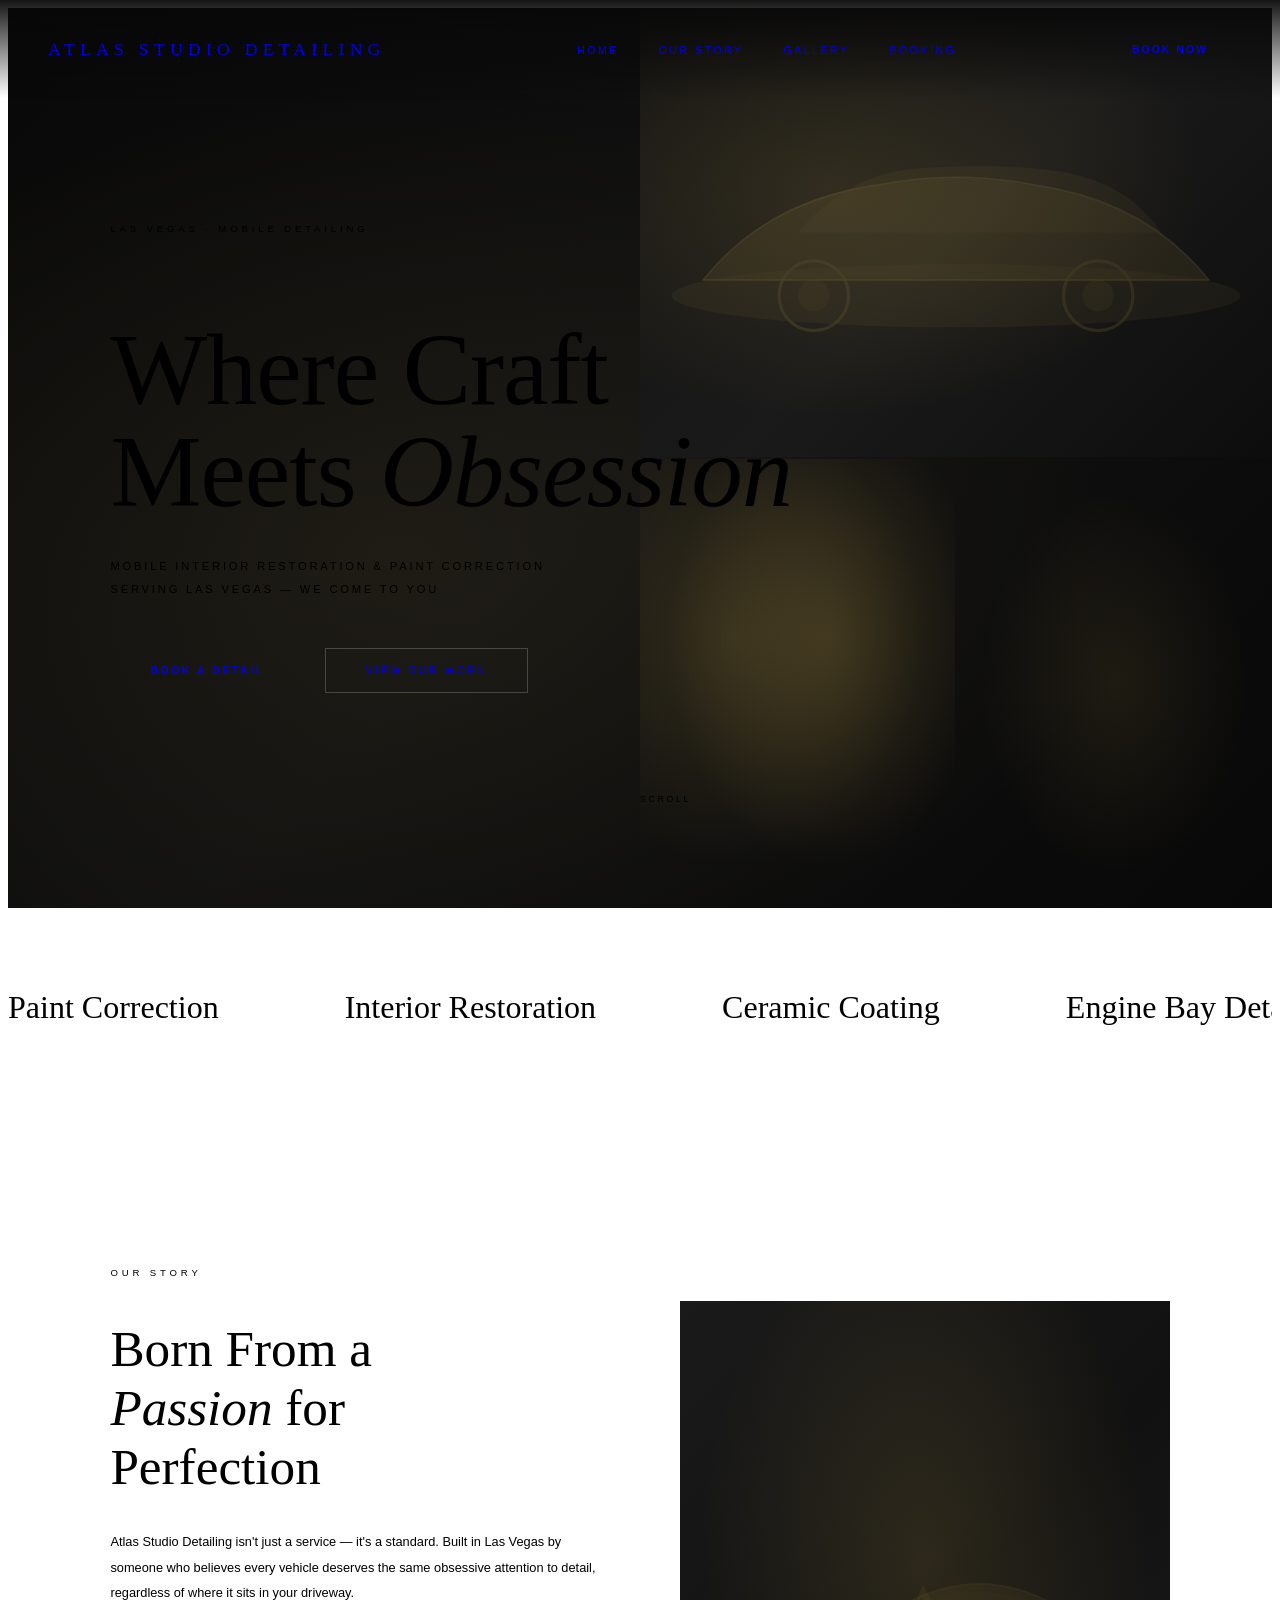
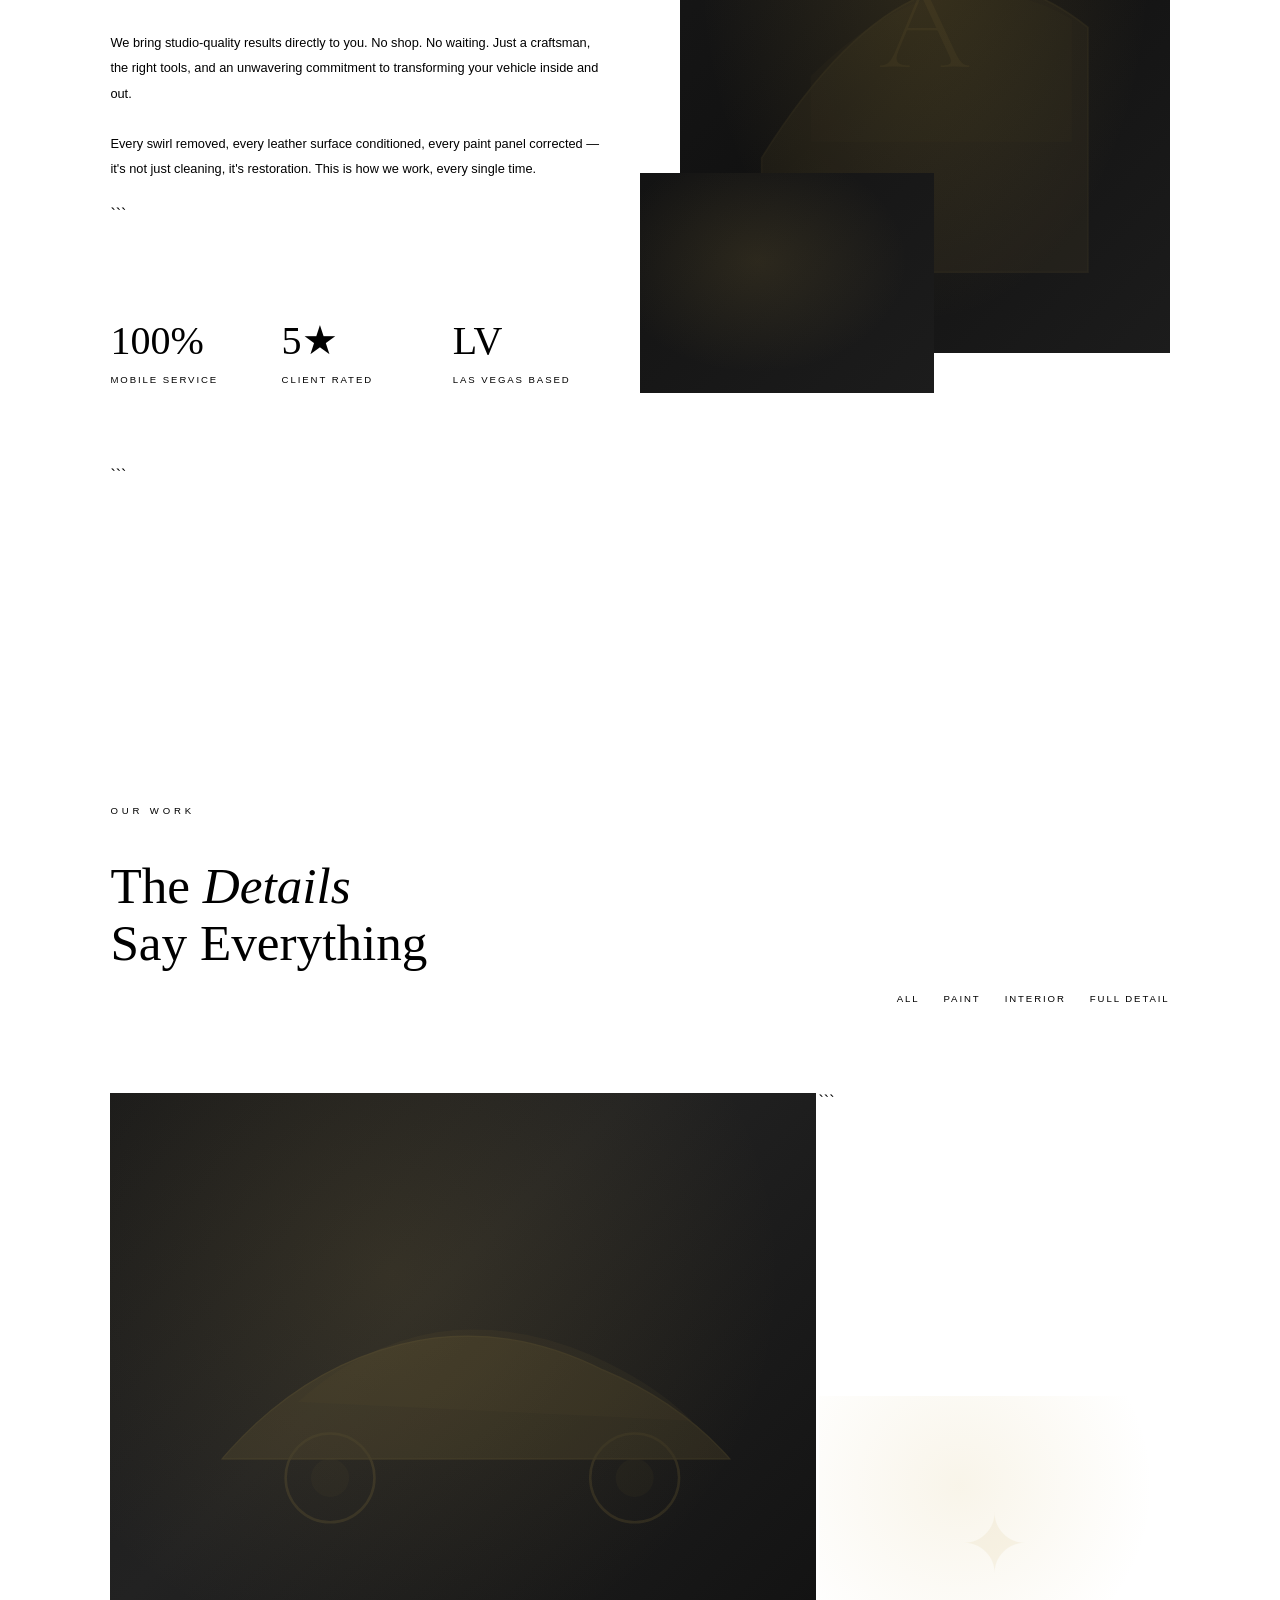
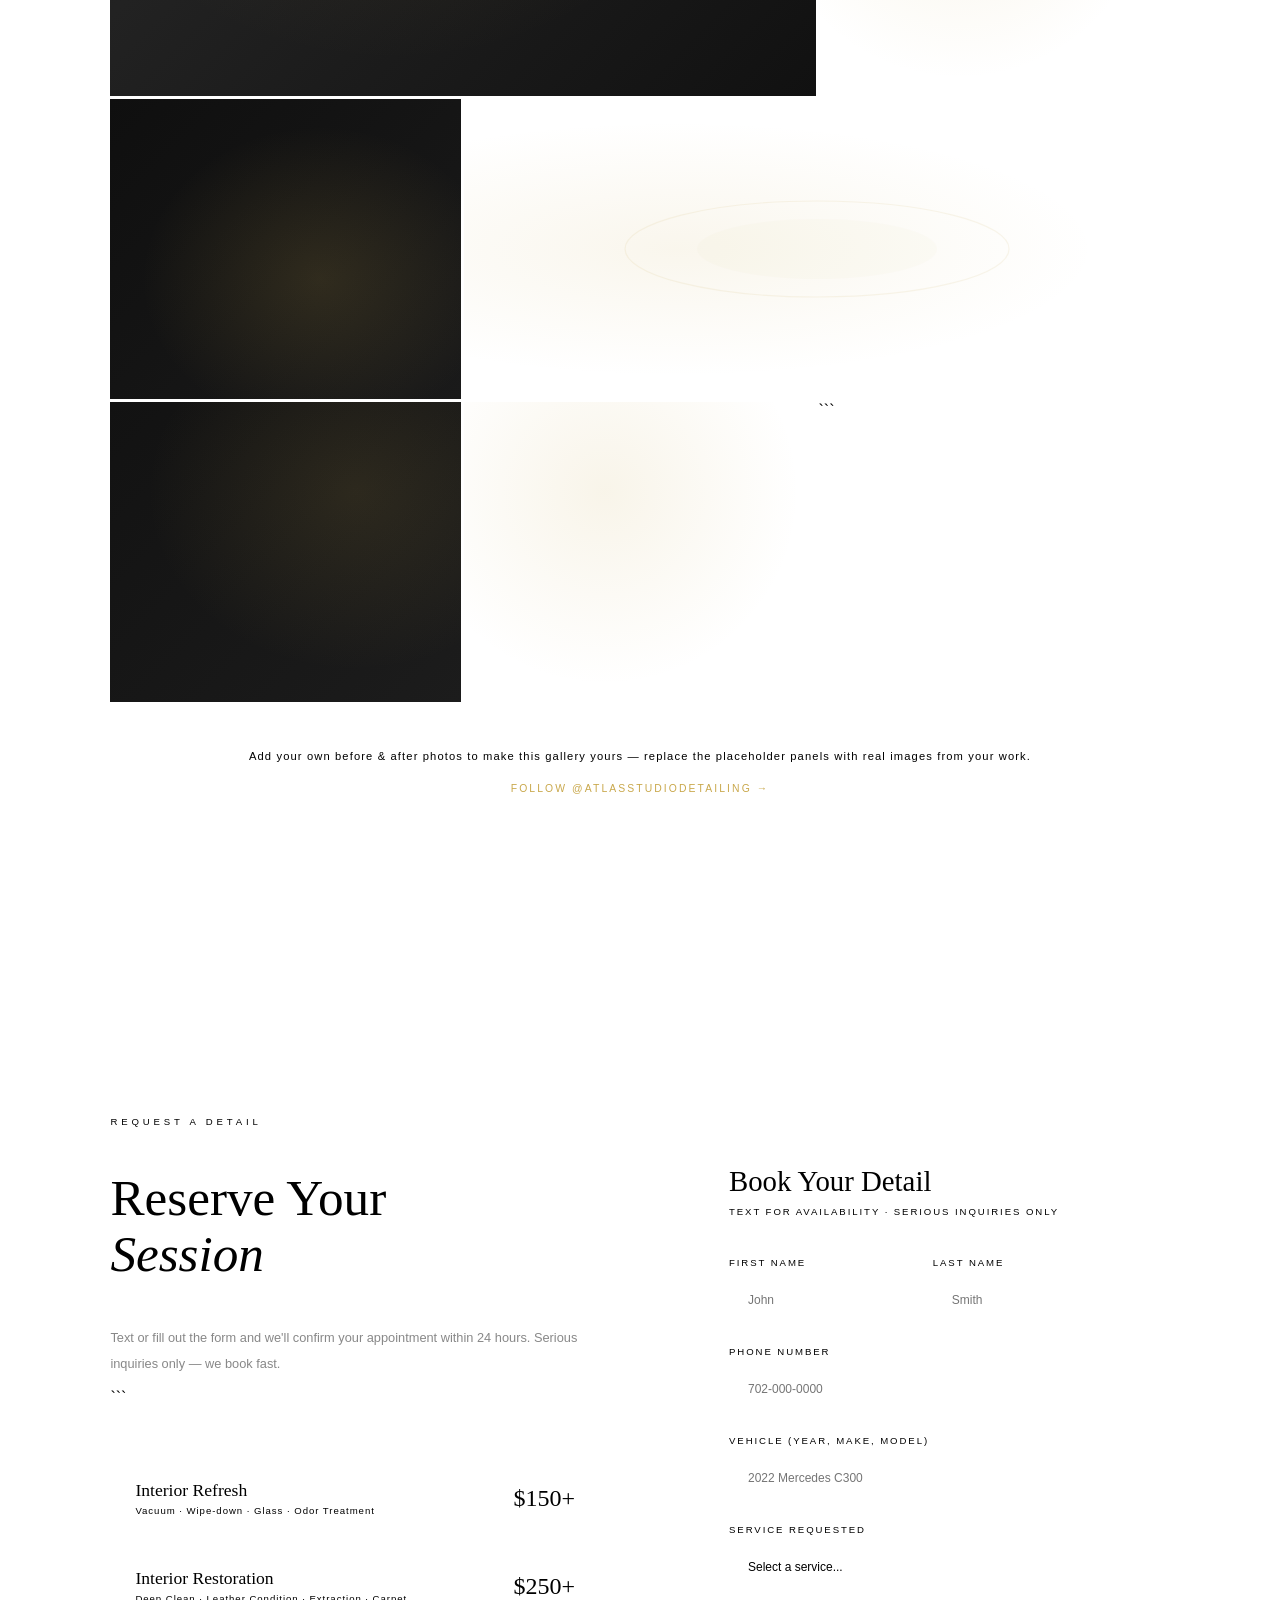
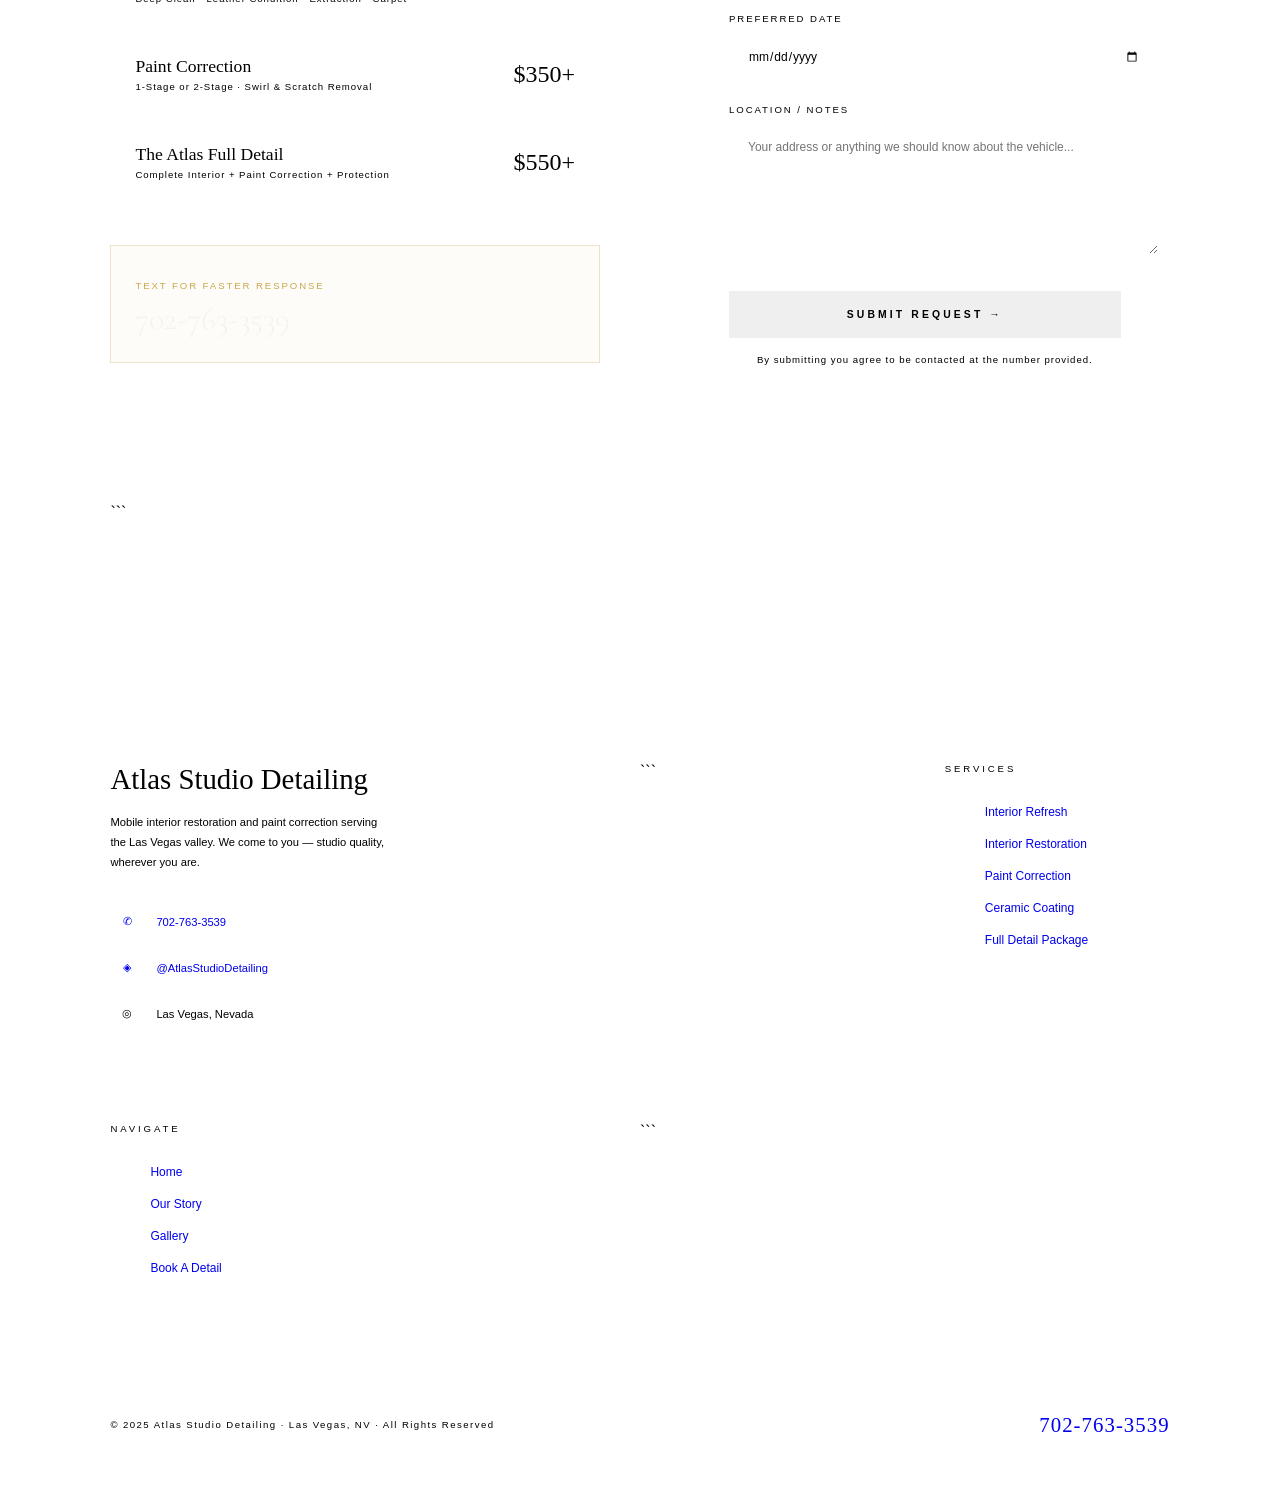
<file: Index.html>
<!DOCTYPE html>

<html lang="en">
<head>
<meta charset="UTF-8">
<meta name="viewport" content="width=device-width, initial-scale=1.0">
<title>Atlas Studio Detailing — Las Vegas</title>
<link rel="preconnect" href="https://fonts.googleapis.com">
<link rel="preconnect" href="https://fonts.gstatic.com" crossorigin>
<link href="https://fonts.googleapis.com/css2?family=Cormorant+Garamond:ital,wght@0,300;0,400;0,600;1,300;1,400&family=Montserrat:wght@300;400;500;600;700&display=swap" rel="stylesheet">
<style>
  :root {
    --black: #080808;
    --white: #f5f3ef;
    --gold: #c9a84c;
    --gold-light: #e8d5a3;
    --gray: #1a1a1a;
    --gray-mid: #2e2e2e;
    --text-muted: #888;
  }

- { margin: 0; padding: 0; box-sizing: border-box; }

html { scroll-behavior: smooth; }

body {
background: var(–black);
color: var(–white);
font-family: ‘Montserrat’, sans-serif;
overflow-x: hidden;
cursor: none;
}

/* Custom cursor */
.cursor {
position: fixed;
width: 10px; height: 10px;
background: var(–gold);
border-radius: 50%;
pointer-events: none;
z-index: 9999;
transform: translate(-50%, -50%);
transition: transform 0.1s ease;
}
.cursor-ring {
position: fixed;
width: 36px; height: 36px;
border: 1px solid var(–gold);
border-radius: 50%;
pointer-events: none;
z-index: 9998;
transform: translate(-50%, -50%);
transition: all 0.18s ease;
opacity: 0.6;
}

/* NAV */
nav {
position: fixed;
top: 0; left: 0; right: 0;
z-index: 100;
padding: 24px 48px;
display: flex;
align-items: center;
justify-content: space-between;
background: linear-gradient(to bottom, rgba(8,8,8,0.95), transparent);
}

.nav-logo {
font-family: ‘Cormorant Garamond’, serif;
font-size: 1.1rem;
font-weight: 400;
letter-spacing: 0.3em;
text-transform: uppercase;
color: var(–white);
text-decoration: none;
}
.nav-logo span { color: var(–gold); }

.nav-links {
display: flex;
gap: 40px;
list-style: none;
}

.nav-links a {
color: var(–text-muted);
text-decoration: none;
font-size: 0.65rem;
letter-spacing: 0.25em;
text-transform: uppercase;
font-weight: 500;
transition: color 0.3s;
}
.nav-links a:hover { color: var(–gold); }

.nav-cta {
font-size: 0.65rem;
letter-spacing: 0.2em;
text-transform: uppercase;
font-weight: 600;
color: var(–black);
background: var(–gold);
padding: 10px 24px;
text-decoration: none;
transition: background 0.3s, color 0.3s;
}
.nav-cta:hover { background: var(–gold-light); }

/* HERO */
#home {
height: 100vh;
position: relative;
display: flex;
align-items: center;
overflow: hidden;
}

.hero-bg {
position: absolute;
inset: 0;
background:
radial-gradient(ellipse at 30% 60%, rgba(201,168,76,0.08) 0%, transparent 60%),
linear-gradient(135deg, #080808 0%, #111 50%, #080808 100%);
}

/* Animated grid lines */
.grid-lines {
position: absolute;
inset: 0;
opacity: 0.06;
background-image:
linear-gradient(to right, var(–white) 1px, transparent 1px),
linear-gradient(to bottom, var(–white) 1px, transparent 1px);
background-size: 80px 80px;
animation: gridShift 20s linear infinite;
}
@keyframes gridShift {
0% { transform: translateY(0); }
100% { transform: translateY(80px); }
}

.hero-content {
position: relative;
z-index: 2;
padding: 0 8vw;
max-width: 900px;
}

.hero-eyebrow {
font-size: 0.6rem;
letter-spacing: 0.4em;
text-transform: uppercase;
color: var(–gold);
margin-bottom: 28px;
display: flex;
align-items: center;
gap: 16px;
opacity: 0;
animation: fadeUp 1s 0.3s forwards;
}
.hero-eyebrow::before {
content: ‘’;
display: block;
width: 40px;
height: 1px;
background: var(–gold);
}

.hero-title {
font-family: ‘Cormorant Garamond’, serif;
font-size: clamp(3.5rem, 8vw, 7rem);
font-weight: 300;
line-height: 1.0;
letter-spacing: -0.01em;
margin-bottom: 32px;
opacity: 0;
animation: fadeUp 1s 0.5s forwards;
}

.hero-title em {
font-style: italic;
color: var(–gold);
}

.hero-sub {
font-size: 0.7rem;
letter-spacing: 0.25em;
text-transform: uppercase;
color: var(–text-muted);
margin-bottom: 48px;
line-height: 2;
opacity: 0;
animation: fadeUp 1s 0.7s forwards;
}

.hero-actions {
display: flex;
gap: 20px;
align-items: center;
opacity: 0;
animation: fadeUp 1s 0.9s forwards;
}

.btn-primary {
background: var(–gold);
color: var(–black);
padding: 16px 40px;
font-size: 0.65rem;
letter-spacing: 0.25em;
text-transform: uppercase;
font-weight: 700;
text-decoration: none;
transition: all 0.3s;
position: relative;
overflow: hidden;
}
.btn-primary::after {
content: ‘’;
position: absolute;
inset: 0;
background: var(–white);
transform: scaleX(0);
transform-origin: right;
transition: transform 0.3s ease;
}
.btn-primary:hover::after { transform: scaleX(1); transform-origin: left; }
.btn-primary span { position: relative; z-index: 1; }

.btn-ghost {
color: var(–white);
padding: 16px 40px;
font-size: 0.65rem;
letter-spacing: 0.25em;
text-transform: uppercase;
font-weight: 500;
text-decoration: none;
border: 1px solid rgba(255,255,255,0.2);
transition: all 0.3s;
}
.btn-ghost:hover { border-color: var(–gold); color: var(–gold); }

.hero-scroll {
position: absolute;
bottom: 48px;
left: 50%;
transform: translateX(-50%);
display: flex;
flex-direction: column;
align-items: center;
gap: 8px;
opacity: 0;
animation: fadeUp 1s 1.2s forwards;
}
.hero-scroll span {
font-size: 0.55rem;
letter-spacing: 0.3em;
text-transform: uppercase;
color: var(–text-muted);
}
.scroll-line {
width: 1px;
height: 48px;
background: linear-gradient(to bottom, var(–gold), transparent);
animation: scrollPulse 2s ease-in-out infinite;
}
@keyframes scrollPulse {
0%, 100% { opacity: 0.3; transform: scaleY(0.8); }
50% { opacity: 1; transform: scaleY(1); }
}

.hero-float {
position: absolute;
right: 0;
top: 0;
width: 50%;
height: 100%;
overflow: hidden;
opacity: 0;
animation: fadeIn 1.5s 0.5s forwards;
}

.hero-float::before {
content: ‘’;
position: absolute;
inset: 0;
background: linear-gradient(to right, var(–black) 0%, transparent 40%, transparent 100%);
z-index: 1;
}

.hero-img-stack {
position: absolute;
inset: 0;
display: grid;
grid-template-columns: 1fr 1fr;
grid-template-rows: 1fr 1fr;
gap: 2px;
}

.hero-img-panel {
background: var(–gray);
overflow: hidden;
position: relative;
}

/* Fake luxury car silhouettes using CSS */
.panel-1 {
grid-column: 1 / 3;
background: linear-gradient(135deg, #111 0%, #1a1a1a 50%, #0d0d0d 100%);
}
.panel-2 { background: linear-gradient(to br, #131313, #1c1c1c); }
.panel-3 { background: linear-gradient(to br, #0f0f0f, #181818); }

.panel-shine {
position: absolute;
inset: 0;
background: radial-gradient(ellipse at 30% 40%, rgba(201,168,76,0.15) 0%, transparent 60%);
}

.car-svg {
position: absolute;
inset: 0;
display: flex;
align-items: center;
justify-content: center;
opacity: 0.15;
}

@keyframes fadeUp {
from { opacity: 0; transform: translateY(30px); }
to { opacity: 1; transform: translateY(0); }
}
@keyframes fadeIn {
from { opacity: 0; }
to { opacity: 1; }
}

/* STORY SECTION */
#story {
padding: 160px 8vw;
position: relative;
}

.story-grid {
display: grid;
grid-template-columns: 1fr 1fr;
gap: 80px;
align-items: center;
}

.story-label {
font-size: 0.6rem;
letter-spacing: 0.4em;
text-transform: uppercase;
color: var(–gold);
margin-bottom: 24px;
display: flex;
align-items: center;
gap: 16px;
}
.story-label::before {
content: ‘’;
display: block;
width: 40px;
height: 1px;
background: var(–gold);
}

.story-title {
font-family: ‘Cormorant Garamond’, serif;
font-size: clamp(2.5rem, 4vw, 3.5rem);
font-weight: 300;
line-height: 1.15;
margin-bottom: 32px;
}

.story-title em { font-style: italic; color: var(–gold); }

.story-text {
font-size: 0.8rem;
line-height: 2;
color: var(–text-muted);
margin-bottom: 24px;
font-weight: 300;
}

.story-stats {
display: grid;
grid-template-columns: 1fr 1fr 1fr;
gap: 24px;
margin-top: 48px;
padding-top: 48px;
border-top: 1px solid rgba(255,255,255,0.08);
}

.stat-number {
font-family: ‘Cormorant Garamond’, serif;
font-size: 2.5rem;
font-weight: 300;
color: var(–gold);
display: block;
line-height: 1;
margin-bottom: 8px;
}
.stat-label {
font-size: 0.6rem;
letter-spacing: 0.2em;
text-transform: uppercase;
color: var(–text-muted);
}

.story-visual {
position: relative;
}

.story-img-main {
width: 100%;
aspect-ratio: 3/4;
background: linear-gradient(135deg, #1a1a1a, #111);
position: relative;
overflow: hidden;
}

.story-img-accent {
position: absolute;
bottom: -40px;
left: -40px;
width: 60%;
aspect-ratio: 4/3;
background: linear-gradient(135deg, #131313, #1c1c1c);
border: 4px solid var(–black);
}

.gold-border {
position: absolute;
top: 24px;
right: -24px;
width: 100%;
height: 100%;
border: 1px solid var(–gold);
opacity: 0.3;
pointer-events: none;
}

/* Services strip */
.services-strip {
padding: 80px 0;
border-top: 1px solid rgba(255,255,255,0.05);
border-bottom: 1px solid rgba(255,255,255,0.05);
overflow: hidden;
position: relative;
}

.services-track {
display: flex;
gap: 60px;
animation: marquee 20s linear infinite;
white-space: nowrap;
}

.service-item {
font-family: ‘Cormorant Garamond’, serif;
font-size: 2rem;
font-weight: 300;
color: var(–gray-mid);
display: flex;
align-items: center;
gap: 30px;
flex-shrink: 0;
}

.service-item.highlight { color: var(–white); }

.service-dot {
width: 6px;
height: 6px;
background: var(–gold);
border-radius: 50%;
flex-shrink: 0;
}

@keyframes marquee {
0% { transform: translateX(0); }
100% { transform: translateX(-50%); }
}

/* GALLERY */
#gallery {
padding: 160px 8vw;
}

.section-header {
display: flex;
justify-content: space-between;
align-items: flex-end;
margin-bottom: 80px;
}

.section-label {
font-size: 0.6rem;
letter-spacing: 0.4em;
text-transform: uppercase;
color: var(–gold);
margin-bottom: 16px;
display: flex;
align-items: center;
gap: 16px;
}
.section-label::before {
content: ‘’;
display: block;
width: 40px;
height: 1px;
background: var(–gold);
}

.section-title {
font-family: ‘Cormorant Garamond’, serif;
font-size: clamp(2.5rem, 4vw, 3.5rem);
font-weight: 300;
line-height: 1.1;
}

.section-title em { font-style: italic; color: var(–gold); }

.gallery-filter {
display: flex;
gap: 24px;
}

.filter-btn {
font-size: 0.6rem;
letter-spacing: 0.2em;
text-transform: uppercase;
color: var(–text-muted);
background: none;
border: none;
cursor: none;
padding: 8px 0;
border-bottom: 1px solid transparent;
transition: all 0.3s;
font-family: ‘Montserrat’, sans-serif;
}
.filter-btn:hover, .filter-btn.active {
color: var(–gold);
border-bottom-color: var(–gold);
}

.gallery-grid {
display: grid;
grid-template-columns: repeat(3, 1fr);
grid-auto-rows: 300px;
gap: 3px;
}

.gallery-item {
position: relative;
overflow: hidden;
cursor: none;
}

.gallery-item:nth-child(1) { grid-column: 1 / 3; grid-row: 1 / 3; }
.gallery-item:nth-child(4) { grid-column: 2 / 4; }

.gallery-bg {
width: 100%;
height: 100%;
transition: transform 0.6s cubic-bezier(0.4, 0, 0.2, 1);
}

/* CSS art car panels for gallery */
.g1 { background: linear-gradient(135deg, #1a1a1a 0%, #222 40%, #111 100%); }
.g2 { background: linear-gradient(to br, #161616, #1e1e1e); }
.g3 { background: linear-gradient(135deg, #0f0f0f, #1a1a1a); }
.g4 { background: linear-gradient(to br, #181818, #232323); }
.g5 { background: linear-gradient(135deg, #121212, #1c1c1c); }
.g6 { background: linear-gradient(to br, #141414, #1f1f1f); }

.g-shine {
position: absolute;
inset: 0;
background: radial-gradient(ellipse at 40% 30%, rgba(201,168,76,0.12) 0%, transparent 65%);
}

.g-label {
position: absolute;
inset: 0;
display: flex;
flex-direction: column;
justify-content: flex-end;
padding: 32px;
background: linear-gradient(to top, rgba(0,0,0,0.8) 0%, transparent 60%);
opacity: 0;
transition: opacity 0.4s;
}

.gallery-item:hover .g-label { opacity: 1; }
.gallery-item:hover .gallery-bg { transform: scale(1.05); }

.g-tag {
font-size: 0.55rem;
letter-spacing: 0.3em;
text-transform: uppercase;
color: var(–gold);
margin-bottom: 8px;
}

.g-title {
font-family: ‘Cormorant Garamond’, serif;
font-size: 1.4rem;
font-weight: 300;
}

/* Placeholder art for gallery items */
.car-art {
position: absolute;
inset: 0;
display: flex;
align-items: center;
justify-content: center;
overflow: hidden;
}

/* Gallery note */
.gallery-note {
margin-top: 48px;
text-align: center;
}

.gallery-note p {
font-size: 0.7rem;
color: var(–text-muted);
letter-spacing: 0.1em;
margin-bottom: 16px;
}

/* BOOKING */
#booking {
padding: 160px 8vw;
background: linear-gradient(180deg, var(–black), var(–gray) 50%, var(–black));
position: relative;
}

#booking::before {
content: ‘’;
position: absolute;
top: 0; left: 0; right: 0;
height: 1px;
background: linear-gradient(to right, transparent, var(–gold), transparent);
}

.booking-inner {
display: grid;
grid-template-columns: 1fr 1fr;
gap: 80px;
align-items: start;
}

.booking-info {
position: sticky;
top: 120px;
}

.packages {
margin-top: 48px;
display: flex;
flex-direction: column;
gap: 2px;
}

.package {
padding: 24px;
border: 1px solid rgba(255,255,255,0.06);
display: flex;
justify-content: space-between;
align-items: center;
transition: all 0.3s;
cursor: none;
}

.package:hover {
border-color: var(–gold);
background: rgba(201,168,76,0.05);
}

.pkg-name {
font-family: ‘Cormorant Garamond’, serif;
font-size: 1.1rem;
margin-bottom: 4px;
}

.pkg-desc {
font-size: 0.6rem;
letter-spacing: 0.1em;
color: var(–text-muted);
}

.pkg-price {
font-family: ‘Cormorant Garamond’, serif;
font-size: 1.5rem;
color: var(–gold);
font-weight: 300;
}

/* Form */
.booking-form {
background: rgba(255,255,255,0.02);
border: 1px solid rgba(255,255,255,0.06);
padding: 48px;
}

.form-title {
font-family: ‘Cormorant Garamond’, serif;
font-size: 1.8rem;
font-weight: 300;
margin-bottom: 8px;
}

.form-sub {
font-size: 0.6rem;
letter-spacing: 0.2em;
text-transform: uppercase;
color: var(–text-muted);
margin-bottom: 40px;
}

.form-group {
margin-bottom: 24px;
}

.form-group label {
display: block;
font-size: 0.6rem;
letter-spacing: 0.2em;
text-transform: uppercase;
color: var(–text-muted);
margin-bottom: 10px;
}

.form-group input,
.form-group select,
.form-group textarea {
width: 100%;
background: rgba(255,255,255,0.03);
border: 1px solid rgba(255,255,255,0.1);
color: var(–white);
padding: 14px 18px;
font-family: ‘Montserrat’, sans-serif;
font-size: 0.75rem;
outline: none;
transition: border-color 0.3s;
appearance: none;
}

.form-group input:focus,
.form-group select:focus,
.form-group textarea:focus {
border-color: var(–gold);
}

.form-group select option { background: #1a1a1a; }

.form-group textarea { resize: vertical; min-height: 100px; }

.form-row { display: grid; grid-template-columns: 1fr 1fr; gap: 16px; }

.form-submit {
width: 100%;
background: var(–gold);
color: var(–black);
border: none;
padding: 18px;
font-family: ‘Montserrat’, sans-serif;
font-size: 0.65rem;
letter-spacing: 0.3em;
text-transform: uppercase;
font-weight: 700;
cursor: none;
transition: background 0.3s;
margin-top: 8px;
}

.form-submit:hover { background: var(–gold-light); }

.form-note {
font-size: 0.6rem;
color: var(–text-muted);
text-align: center;
margin-top: 16px;
letter-spacing: 0.1em;
}

/* FOOTER */
footer {
border-top: 1px solid rgba(255,255,255,0.06);
padding: 80px 8vw 48px;
}

.footer-grid {
display: grid;
grid-template-columns: 2fr 1fr 1fr;
gap: 80px;
margin-bottom: 80px;
}

.footer-brand-name {
font-family: ‘Cormorant Garamond’, serif;
font-size: 1.8rem;
font-weight: 300;
margin-bottom: 16px;
}
.footer-brand-name span { color: var(–gold); }

.footer-tagline {
font-size: 0.7rem;
color: var(–text-muted);
line-height: 1.8;
max-width: 280px;
margin-bottom: 32px;
font-weight: 300;
}

.footer-contact-item {
display: flex;
align-items: center;
gap: 12px;
font-size: 0.7rem;
color: var(–text-muted);
margin-bottom: 12px;
text-decoration: none;
transition: color 0.3s;
}
.footer-contact-item:hover { color: var(–gold); }

.footer-contact-icon {
width: 32px;
height: 32px;
border: 1px solid rgba(255,255,255,0.1);
display: flex;
align-items: center;
justify-content: center;
font-size: 0.7rem;
flex-shrink: 0;
}

.footer-col-title {
font-size: 0.6rem;
letter-spacing: 0.3em;
text-transform: uppercase;
color: var(–gold);
margin-bottom: 28px;
}

.footer-links {
list-style: none;
display: flex;
flex-direction: column;
gap: 14px;
}

.footer-links a {
font-size: 0.75rem;
color: var(–text-muted);
text-decoration: none;
transition: color 0.3s;
font-weight: 300;
}
.footer-links a:hover { color: var(–white); }

.footer-bottom {
display: flex;
justify-content: space-between;
align-items: center;
padding-top: 40px;
border-top: 1px solid rgba(255,255,255,0.05);
}

.footer-copy {
font-size: 0.6rem;
color: var(–text-muted);
letter-spacing: 0.15em;
}

.footer-phone {
font-family: ‘Cormorant Garamond’, serif;
font-size: 1.3rem;
color: var(–gold);
text-decoration: none;
letter-spacing: 0.05em;
}

/* Success message */
.success-msg {
display: none;
text-align: center;
padding: 48px;
}
.success-msg.show { display: block; }
.success-icon {
font-size: 2rem;
color: var(–gold);
margin-bottom: 16px;
}

/* Responsive */
@media (max-width: 900px) {
nav { padding: 20px 24px; }
.nav-links { display: none; }
.hero-float { display: none; }
.hero-content { max-width: 100%; padding: 0 24px; }
.story-grid, .booking-inner, .footer-grid { grid-template-columns: 1fr; gap: 48px; }
.gallery-grid { grid-template-columns: 1fr 1fr; }
.gallery-item:nth-child(1) { grid-column: 1; grid-row: 1; }
.gallery-item:nth-child(4) { grid-column: 1; }
.booking-info { position: static; }
#home, #gallery, #story, #booking { padding: 100px 24px; }
.section-header { flex-direction: column; align-items: flex-start; gap: 24px; }
}
</style>

</head>
<body>

<!-- Custom Cursor -->

<div class="cursor" id="cursor"></div>
<div class="cursor-ring" id="cursorRing"></div>

<!-- NAV -->

<nav>
  <a href="#home" class="nav-logo">Atlas <span>Studio</span> Detailing</a>
  <ul class="nav-links">
    <li><a href="#home">Home</a></li>
    <li><a href="#story">Our Story</a></li>
    <li><a href="#gallery">Gallery</a></li>
    <li><a href="#booking">Booking</a></li>
  </ul>
  <a href="#booking" class="nav-cta"><span>Book Now</span></a>
</nav>

<!-- HERO -->

<section id="home">
  <div class="hero-bg"></div>
  <div class="grid-lines"></div>

  <div class="hero-content">
    <div class="hero-eyebrow">Las Vegas · Mobile Detailing</div>
    <h1 class="hero-title">
      Where Craft<br>Meets <em>Obsession</em>
    </h1>
    <p class="hero-sub">
      Mobile Interior Restoration &amp; Paint Correction<br>
      Serving Las Vegas — We Come To You
    </p>
    <div class="hero-actions">
      <a href="#booking" class="btn-primary"><span>Book A Detail</span></a>
      <a href="#gallery" class="btn-ghost">View Our Work</a>
    </div>
  </div>

  <div class="hero-float">
    <div class="hero-img-stack">
      <div class="hero-img-panel panel-1">
        <div class="panel-shine"></div>
        <svg class="car-art" viewBox="0 0 400 200" xmlns="http://www.w3.org/2000/svg" style="width:100%;height:100%;opacity:0.2;">
          <ellipse cx="200" cy="140" rx="180" ry="20" fill="rgba(201,168,76,0.3)"/>
          <path d="M40 130 Q80 80 150 70 Q200 60 250 70 Q320 80 360 130 Z" fill="rgba(201,168,76,0.5)" stroke="rgba(201,168,76,0.8)" stroke-width="1"/>
          <path d="M100 100 Q130 65 170 60 Q230 55 270 62 Q310 70 330 100 Z" fill="rgba(201,168,76,0.3)"/>
          <line x1="40" y1="130" x2="360" y2="130" stroke="rgba(201,168,76,0.6)" stroke-width="1"/>
          <circle cx="110" cy="140" r="22" fill="none" stroke="rgba(201,168,76,0.7)" stroke-width="2"/>
          <circle cx="110" cy="140" r="10" fill="rgba(201,168,76,0.3)"/>
          <circle cx="290" cy="140" r="22" fill="none" stroke="rgba(201,168,76,0.7)" stroke-width="2"/>
          <circle cx="290" cy="140" r="10" fill="rgba(201,168,76,0.3)"/>
        </svg>
      </div>
      <div class="hero-img-panel panel-2">
        <div class="panel-shine"></div>
        <div style="position:absolute;inset:0;background:radial-gradient(ellipse at 60% 40%,rgba(201,168,76,0.2) 0%,transparent 60%)"></div>
      </div>
      <div class="hero-img-panel panel-3">
        <div class="panel-shine" style="background:radial-gradient(ellipse at 50% 50%,rgba(201,168,76,0.1) 0%,transparent 60%)"></div>
      </div>
    </div>
  </div>

  <div class="hero-scroll">
    <span>Scroll</span>
    <div class="scroll-line"></div>
  </div>
</section>

<!-- SERVICES MARQUEE -->

<div class="services-strip">
  <div class="services-track">
    <div class="service-item highlight">Paint Correction</div>
    <div class="service-dot"></div>
    <div class="service-item">Interior Restoration</div>
    <div class="service-dot"></div>
    <div class="service-item highlight">Ceramic Coating</div>
    <div class="service-dot"></div>
    <div class="service-item">Engine Bay Detailing</div>
    <div class="service-dot"></div>
    <div class="service-item highlight">Leather Conditioning</div>
    <div class="service-dot"></div>
    <div class="service-item">Odor Elimination</div>
    <div class="service-dot"></div>
    <div class="service-item highlight">Full Interior Detail</div>
    <div class="service-dot"></div>
    <div class="service-item">Headlight Restoration</div>
    <div class="service-dot"></div>
    <!-- Duplicate for seamless loop -->
    <div class="service-item highlight">Paint Correction</div>
    <div class="service-dot"></div>
    <div class="service-item">Interior Restoration</div>
    <div class="service-dot"></div>
    <div class="service-item highlight">Ceramic Coating</div>
    <div class="service-dot"></div>
    <div class="service-item">Engine Bay Detailing</div>
    <div class="service-dot"></div>
    <div class="service-item highlight">Leather Conditioning</div>
    <div class="service-dot"></div>
    <div class="service-item">Odor Elimination</div>
    <div class="service-dot"></div>
    <div class="service-item highlight">Full Interior Detail</div>
    <div class="service-dot"></div>
    <div class="service-item">Headlight Restoration</div>
    <div class="service-dot"></div>
  </div>
</div>

<!-- STORY -->

<section id="story">
  <div class="story-grid">
    <div class="story-text-col">
      <div class="story-label">Our Story</div>
      <h2 class="story-title">Born From a<br><em>Passion</em> for<br>Perfection</h2>
      <p class="story-text">Atlas Studio Detailing isn't just a service — it's a standard. Built in Las Vegas by someone who believes every vehicle deserves the same obsessive attention to detail, regardless of where it sits in your driveway.</p>
      <p class="story-text">We bring studio-quality results directly to you. No shop. No waiting. Just a craftsman, the right tools, and an unwavering commitment to transforming your vehicle inside and out.</p>
      <p class="story-text">Every swirl removed, every leather surface conditioned, every paint panel corrected — it's not just cleaning, it's restoration. This is how we work, every single time.</p>

```
  <div class="story-stats">
    <div>
      <span class="stat-number">100%</span>
      <span class="stat-label">Mobile Service</span>
    </div>
    <div>
      <span class="stat-number">5★</span>
      <span class="stat-label">Client Rated</span>
    </div>
    <div>
      <span class="stat-number">LV</span>
      <span class="stat-label">Las Vegas Based</span>
    </div>
  </div>
</div>

<div class="story-visual">
  <div class="story-img-main">
    <div style="position:absolute;inset:0;background:linear-gradient(135deg,#1a1a1a,#111 50%,#1c1c1c)"></div>
    <div style="position:absolute;inset:0;background:radial-gradient(ellipse at 50% 40%,rgba(201,168,76,0.15) 0%,transparent 65%)"></div>
    <svg viewBox="0 0 300 400" xmlns="http://www.w3.org/2000/svg" style="position:absolute;inset:0;width:100%;height:100%;opacity:0.12;">
      <path d="M50 280 Q100 200 150 180 Q200 160 250 200 L250 350 L50 350 Z" fill="rgba(201,168,76,0.5)" stroke="rgba(201,168,76,0.6)" stroke-width="1"/>
      <path d="M80 230 Q120 190 160 180 Q200 172 240 195 L240 270 L80 270 Z" fill="rgba(201,168,76,0.2)"/>
    </svg>
    <div style="position:absolute;inset:0;display:flex;align-items:center;justify-content:center;opacity:0.06;">
      <div style="font-family:'Cormorant Garamond',serif;font-size:8rem;color:var(--gold);font-weight:300;">A</div>
    </div>
  </div>
  <div class="story-img-accent">
    <div style="position:absolute;inset:0;background:radial-gradient(ellipse at 40% 40%,rgba(201,168,76,0.12) 0%,transparent 60%);"></div>
  </div>
  <div class="gold-border"></div>
</div>
```

  </div>
</section>

<!-- GALLERY -->

<section id="gallery">
  <div class="section-header">
    <div>
      <div class="section-label">Our Work</div>
      <h2 class="section-title">The <em>Details</em><br>Say Everything</h2>
    </div>
    <div class="gallery-filter">
      <button class="filter-btn active" onclick="filterGallery('all', this)">All</button>
      <button class="filter-btn" onclick="filterGallery('paint', this)">Paint</button>
      <button class="filter-btn" onclick="filterGallery('interior', this)">Interior</button>
      <button class="filter-btn" onclick="filterGallery('full', this)">Full Detail</button>
    </div>
  </div>

  <div class="gallery-grid" id="galleryGrid">
    <div class="gallery-item" data-cat="paint">
      <div class="gallery-bg g1">
        <div class="g-shine"></div>
        <div class="car-art">
          <svg viewBox="0 0 500 300" xmlns="http://www.w3.org/2000/svg" style="width:90%;height:90%;opacity:0.18;">
            <path d="M60 200 Q120 130 200 110 Q280 90 360 130 Q420 155 460 200 Z" fill="rgba(201,168,76,0.6)" stroke="rgba(201,168,76,0.8)" stroke-width="1"/>
            <path d="M120 155 Q170 110 230 100 Q290 92 350 118 Q400 140 430 170 Z" fill="rgba(201,168,76,0.25)"/>
            <circle cx="145" cy="215" r="35" fill="none" stroke="rgba(201,168,76,0.7)" stroke-width="2"/>
            <circle cx="145" cy="215" r="15" fill="rgba(201,168,76,0.2)"/>
            <circle cx="385" cy="215" r="35" fill="none" stroke="rgba(201,168,76,0.7)" stroke-width="2"/>
            <circle cx="385" cy="215" r="15" fill="rgba(201,168,76,0.2)"/>
            <line x1="60" y1="200" x2="460" y2="200" stroke="rgba(201,168,76,0.4)" stroke-width="1"/>
          </svg>
        </div>
      </div>
      <div class="g-label">
        <div class="g-tag">Paint Correction</div>
        <div class="g-title">2-Stage Correction — Black AMG</div>
      </div>
    </div>

```
<div class="gallery-item" data-cat="interior">
  <div class="gallery-bg g2" style="height:100%">
    <div class="g-shine"></div>
    <div class="car-art" style="opacity:0.15;">
      <div style="font-family:'Cormorant Garamond',serif;font-size:5rem;color:rgba(201,168,76,0.6);font-weight:300;">✦</div>
    </div>
  </div>
  <div class="g-label">
    <div class="g-tag">Interior</div>
    <div class="g-title">Leather Deep Clean</div>
  </div>
</div>

<div class="gallery-item" data-cat="full">
  <div class="gallery-bg g3" style="height:100%">
    <div class="g-shine" style="background:radial-gradient(ellipse at 60% 60%,rgba(201,168,76,0.15) 0%,transparent 60%)"></div>
  </div>
  <div class="g-label">
    <div class="g-tag">Full Detail</div>
    <div class="g-title">Porsche 911 — Complete</div>
  </div>
</div>

<div class="gallery-item" data-cat="paint">
  <div class="gallery-bg g4" style="height:100%">
    <div class="g-shine" style="background:radial-gradient(ellipse at 30% 50%,rgba(201,168,76,0.1) 0%,transparent 60%)"></div>
    <div class="car-art" style="opacity:0.12;">
      <svg viewBox="0 0 400 200" xmlns="http://www.w3.org/2000/svg" style="width:80%;height:80%">
        <ellipse cx="200" cy="100" rx="160" ry="40" fill="none" stroke="rgba(201,168,76,0.8)" stroke-width="1"/>
        <ellipse cx="200" cy="100" rx="100" ry="25" fill="rgba(201,168,76,0.2)"/>
      </svg>
    </div>
  </div>
  <div class="g-label">
    <div class="g-tag">Paint Correction</div>
    <div class="g-title">Swirl Removal — White Tesla</div>
  </div>
</div>

<div class="gallery-item" data-cat="interior">
  <div class="gallery-bg g5" style="height:100%">
    <div class="g-shine" style="background:radial-gradient(ellipse at 70% 30%,rgba(201,168,76,0.12) 0%,transparent 60%)"></div>
  </div>
  <div class="g-label">
    <div class="g-tag">Interior</div>
    <div class="g-title">Full Interior Restoration</div>
  </div>
</div>

<div class="gallery-item" data-cat="full">
  <div class="gallery-bg g6" style="height:100%">
    <div class="g-shine"></div>
  </div>
  <div class="g-label">
    <div class="g-tag">Full Detail</div>
    <div class="g-title">Range Rover — Elite Package</div>
  </div>
</div>
```

  </div>

  <div class="gallery-note">
    <p>Add your own before & after photos to make this gallery yours — replace the placeholder panels with real images from your work.</p>
    <a href="https://www.instagram.com/AtlasStudioDetailing" target="_blank" style="color:var(--gold);font-size:0.65rem;letter-spacing:0.2em;text-transform:uppercase;text-decoration:none;">Follow @AtlasStudioDetailing →</a>
  </div>
</section>

<!-- BOOKING -->

<section id="booking">
  <div class="booking-inner">
    <div class="booking-info">
      <div class="section-label">Request A Detail</div>
      <h2 class="section-title">Reserve Your<br><em>Session</em></h2>
      <p style="font-size:0.8rem;color:var(--text-muted);line-height:2;margin-top:24px;font-weight:300;">
        Text or fill out the form and we'll confirm your appointment within 24 hours. Serious inquiries only — we book fast.
      </p>

```
  <div class="packages">
    <div class="package">
      <div>
        <div class="pkg-name">Interior Refresh</div>
        <div class="pkg-desc">Vacuum · Wipe-down · Glass · Odor Treatment</div>
      </div>
      <div class="pkg-price">$150+</div>
    </div>
    <div class="package">
      <div>
        <div class="pkg-name">Interior Restoration</div>
        <div class="pkg-desc">Deep Clean · Leather Condition · Extraction · Carpet</div>
      </div>
      <div class="pkg-price">$250+</div>
    </div>
    <div class="package">
      <div>
        <div class="pkg-name">Paint Correction</div>
        <div class="pkg-desc">1-Stage or 2-Stage · Swirl &amp; Scratch Removal</div>
      </div>
      <div class="pkg-price">$350+</div>
    </div>
    <div class="package">
      <div>
        <div class="pkg-name">The Atlas Full Detail</div>
        <div class="pkg-desc">Complete Interior + Paint Correction + Protection</div>
      </div>
      <div class="pkg-price">$550+</div>
    </div>
  </div>

  <div style="margin-top:40px;padding:24px;border:1px solid rgba(201,168,76,0.3);background:rgba(201,168,76,0.04);">
    <p style="font-size:0.6rem;letter-spacing:0.2em;text-transform:uppercase;color:var(--gold);margin-bottom:8px;">Text For Faster Response</p>
    <a href="tel:7027633539" style="font-family:'Cormorant Garamond',serif;font-size:2rem;color:var(--white);text-decoration:none;font-weight:300;">702-763-3539</a>
  </div>
</div>

<div class="booking-form" id="bookingForm">
  <div class="success-msg" id="successMsg">
    <div class="success-icon">✦</div>
    <h3 style="font-family:'Cormorant Garamond',serif;font-size:1.8rem;font-weight:300;margin-bottom:12px;">Request Received</h3>
    <p style="font-size:0.7rem;color:var(--text-muted);letter-spacing:0.1em;">We'll be in touch within 24 hours to confirm your detail. Serious clients only — we know you are.</p>
  </div>

  <div id="formContent">
    <div class="form-title">Book Your Detail</div>
    <div class="form-sub">Text For Availability · Serious Inquiries Only</div>

    <div class="form-row">
      <div class="form-group">
        <label>First Name</label>
        <input type="text" placeholder="John" id="firstName">
      </div>
      <div class="form-group">
        <label>Last Name</label>
        <input type="text" placeholder="Smith" id="lastName">
      </div>
    </div>

    <div class="form-group">
      <label>Phone Number</label>
      <input type="tel" placeholder="702-000-0000" id="phone">
    </div>

    <div class="form-group">
      <label>Vehicle (Year, Make, Model)</label>
      <input type="text" placeholder="2022 Mercedes C300" id="vehicle">
    </div>

    <div class="form-group">
      <label>Service Requested</label>
      <select id="service">
        <option value="">Select a service...</option>
        <option>Interior Refresh — $150+</option>
        <option>Interior Restoration — $250+</option>
        <option>Paint Correction — $350+</option>
        <option>The Atlas Full Detail — $550+</option>
        <option>Not sure — need a quote</option>
      </select>
    </div>

    <div class="form-group">
      <label>Preferred Date</label>
      <input type="date" id="date">
    </div>

    <div class="form-group">
      <label>Location / Notes</label>
      <textarea placeholder="Your address or anything we should know about the vehicle..." id="notes"></textarea>
    </div>

    <button class="form-submit" onclick="submitForm()">Submit Request →</button>
    <p class="form-note">By submitting you agree to be contacted at the number provided.</p>
  </div>
</div>
```

  </div>
</section>

<!-- FOOTER -->

<footer>
  <div class="footer-grid">
    <div>
      <div class="footer-brand-name">Atlas <span>Studio</span> Detailing</div>
      <p class="footer-tagline">Mobile interior restoration and paint correction serving the Las Vegas valley. We come to you — studio quality, wherever you are.</p>
      <a href="tel:7027633539" class="footer-contact-item">
        <div class="footer-contact-icon">✆</div>
        702-763-3539
      </a>
      <a href="https://www.instagram.com/AtlasStudioDetailing" target="_blank" class="footer-contact-item">
        <div class="footer-contact-icon">◈</div>
        @AtlasStudioDetailing
      </a>
      <div class="footer-contact-item">
        <div class="footer-contact-icon">◎</div>
        Las Vegas, Nevada
      </div>
    </div>

```
<div>
  <div class="footer-col-title">Services</div>
  <ul class="footer-links">
    <li><a href="#booking">Interior Refresh</a></li>
    <li><a href="#booking">Interior Restoration</a></li>
    <li><a href="#booking">Paint Correction</a></li>
    <li><a href="#booking">Ceramic Coating</a></li>
    <li><a href="#booking">Full Detail Package</a></li>
  </ul>
</div>

<div>
  <div class="footer-col-title">Navigate</div>
  <ul class="footer-links">
    <li><a href="#home">Home</a></li>
    <li><a href="#story">Our Story</a></li>
    <li><a href="#gallery">Gallery</a></li>
    <li><a href="#booking">Book A Detail</a></li>
  </ul>
</div>
```

  </div>

  <div class="footer-bottom">
    <div class="footer-copy">© 2025 Atlas Studio Detailing · Las Vegas, NV · All Rights Reserved</div>
    <a href="tel:7027633539" class="footer-phone">702-763-3539</a>
  </div>
</footer>

<script>
  // Custom cursor
  const cursor = document.getElementById('cursor');
  const ring = document.getElementById('cursorRing');
  let mx = 0, my = 0, rx = 0, ry = 0;

  document.addEventListener('mousemove', e => {
    mx = e.clientX; my = e.clientY;
    cursor.style.left = mx + 'px';
    cursor.style.top = my + 'px';
  });

  function animateRing() {
    rx += (mx - rx) * 0.12;
    ry += (my - ry) * 0.12;
    ring.style.left = rx + 'px';
    ring.style.top = ry + 'px';
    requestAnimationFrame(animateRing);
  }
  animateRing();

  document.querySelectorAll('a, button, .gallery-item, .package').forEach(el => {
    el.addEventListener('mouseenter', () => {
      cursor.style.transform = 'translate(-50%,-50%) scale(2)';
      ring.style.transform = 'translate(-50%,-50%) scale(1.5)';
      ring.style.opacity = '1';
    });
    el.addEventListener('mouseleave', () => {
      cursor.style.transform = 'translate(-50%,-50%) scale(1)';
      ring.style.transform = 'translate(-50%,-50%) scale(1)';
      ring.style.opacity = '0.6';
    });
  });

  // Scroll fade-in
  const observer = new IntersectionObserver((entries) => {
    entries.forEach(e => {
      if (e.isIntersecting) {
        e.target.style.opacity = '1';
        e.target.style.transform = 'translateY(0)';
      }
    });
  }, { threshold: 0.1 });

  document.querySelectorAll('.story-grid, .gallery-item, .package, .booking-form').forEach(el => {
    el.style.opacity = '0';
    el.style.transform = 'translateY(40px)';
    el.style.transition = 'opacity 0.8s ease, transform 0.8s ease';
    observer.observe(el);
  });

  // Gallery filter
  function filterGallery(cat, btn) {
    document.querySelectorAll('.filter-btn').forEach(b => b.classList.remove('active'));
    btn.classList.add('active');
    document.querySelectorAll('.gallery-item').forEach(item => {
      if (cat === 'all' || item.dataset.cat === cat) {
        item.style.display = '';
        setTimeout(() => item.style.opacity = '1', 10);
      } else {
        item.style.opacity = '0';
        setTimeout(() => item.style.display = 'none', 300);
      }
    });
  }

  // Form
  function submitForm() {
    const required = ['firstName', 'phone', 'vehicle', 'service'];
    let valid = true;
    required.forEach(id => {
      const el = document.getElementById(id);
      if (!el.value.trim()) {
        el.style.borderColor = 'rgba(201,168,76,0.8)';
        valid = false;
      } else {
        el.style.borderColor = 'rgba(255,255,255,0.1)';
      }
    });
    if (!valid) return;
    document.getElementById('formContent').style.display = 'none';
    document.getElementById('successMsg').classList.add('show');
  }

  // Nav background on scroll
  const nav = document.querySelector('nav');
  window.addEventListener('scroll', () => {
    if (window.scrollY > 80) {
      nav.style.background = 'rgba(8,8,8,0.97)';
      nav.style.borderBottom = '1px solid rgba(255,255,255,0.05)';
    } else {
      nav.style.background = 'linear-gradient(to bottom, rgba(8,8,8,0.95), transparent)';
      nav.style.borderBottom = 'none';
    }
  });
</script>

</body>
</html>
</file>
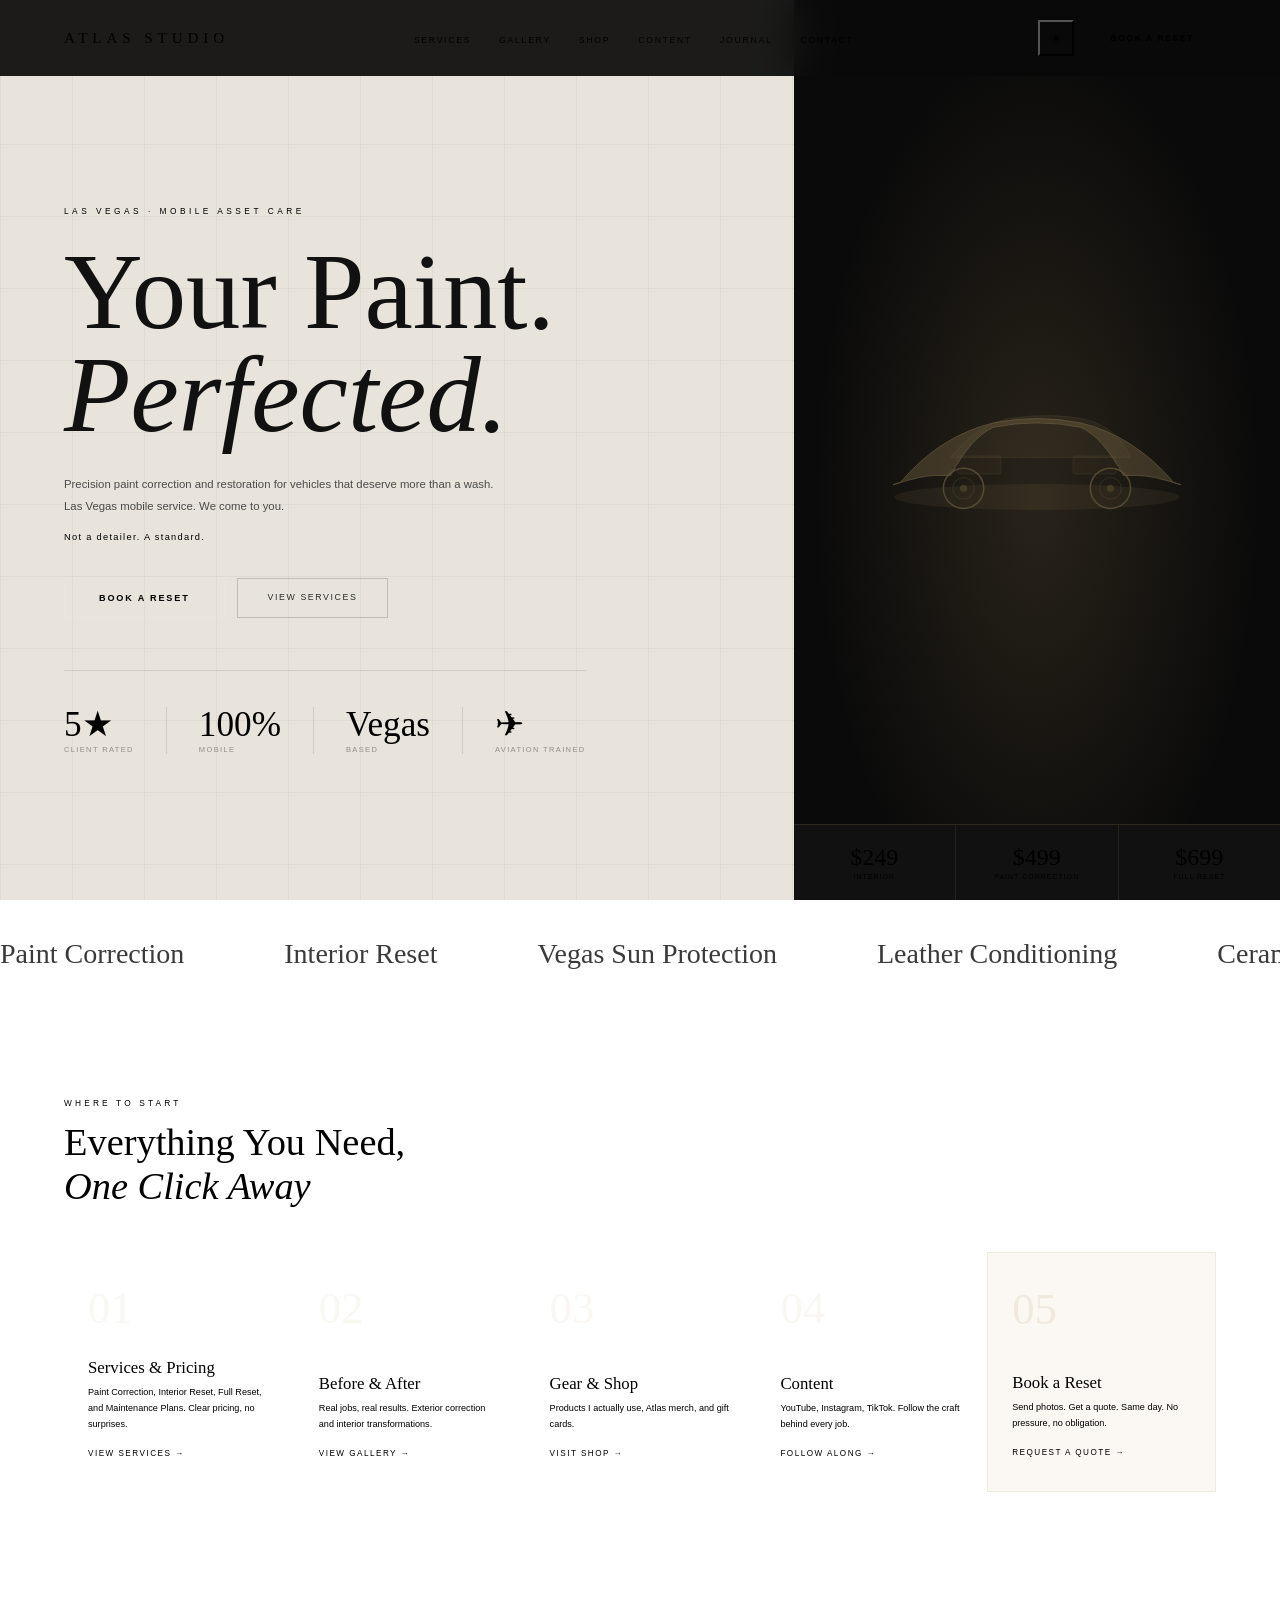
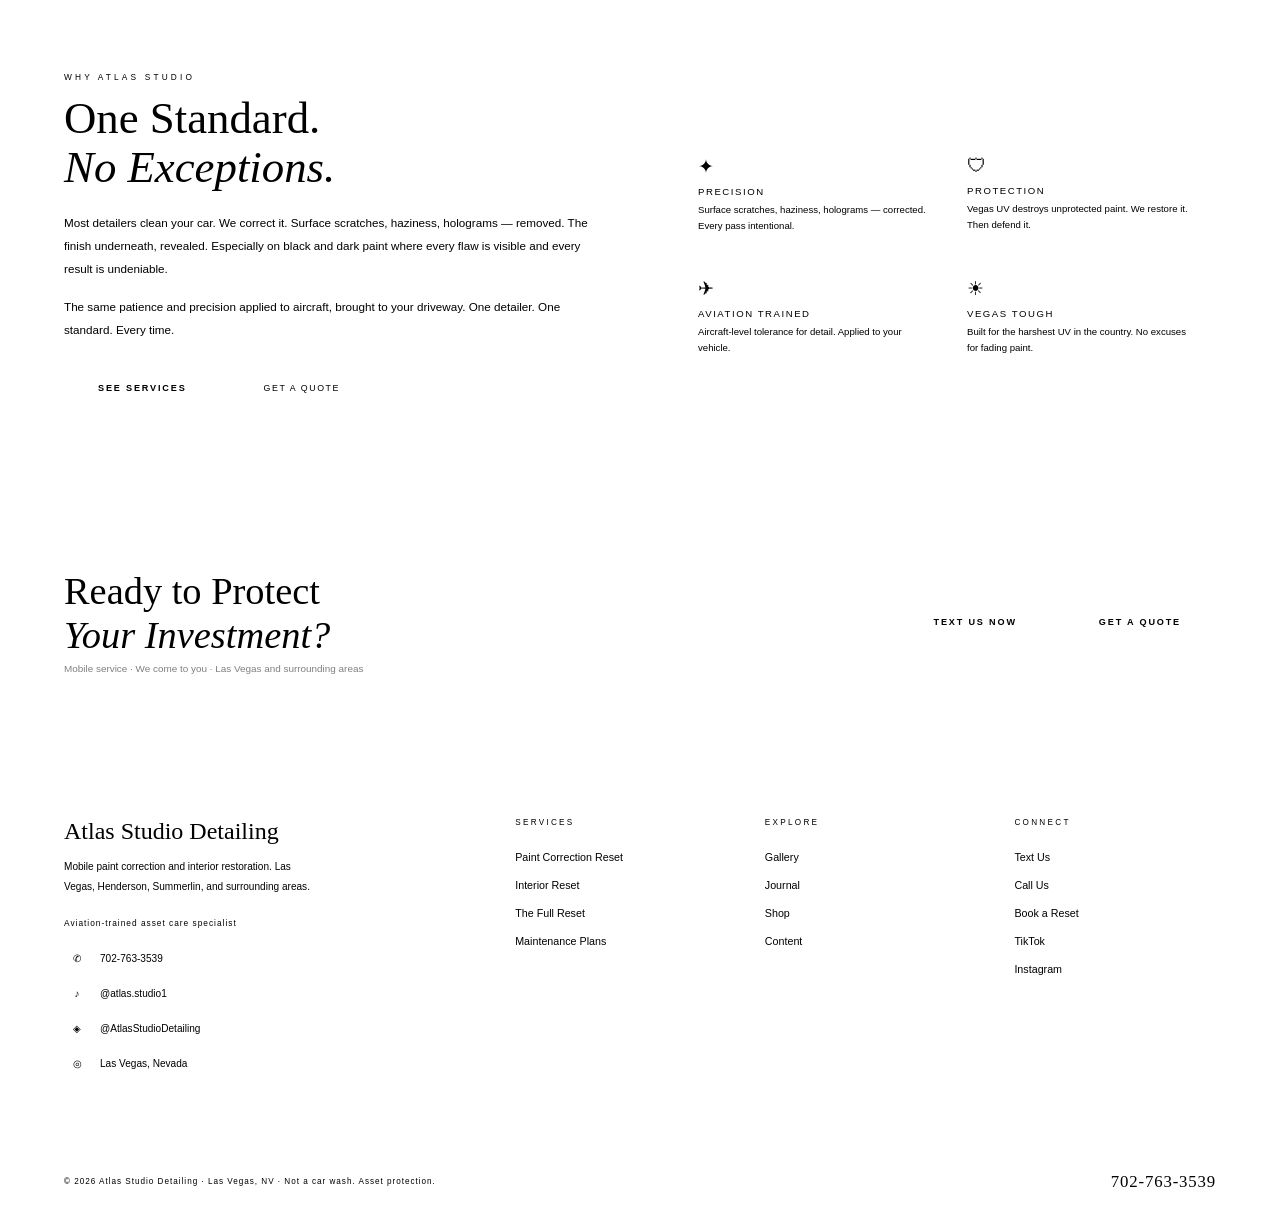
<file: index.html>
<!DOCTYPE html>

<html lang="en" data-theme="dark">
<head>
<meta charset="UTF-8"><meta name="viewport" content="width=device-width,initial-scale=1.0">
<title>Atlas Studio Detailing | Mobile Car Detailing Las Vegas</title>
<meta name="description" content="Las Vegas mobile auto detailing. Paint correction, interior reset, and ceramic coating. We come to you in Henderson, Summerlin, and surrounding areas. Aviation-trained asset care.">
<meta name="keywords" content="mobile detailing Las Vegas, car detailing Las Vegas, mobile auto detailing Las Vegas, car detailing Henderson NV, Summerlin car detailing">
<meta name="robots" content="index, follow">
<meta name="author" content="Atlas Studio Detailing">
<meta name="geo.region" content="US-NV">
<meta name="geo.placename" content="Las Vegas">
<!-- Open Graph -->
<meta property="og:type" content="website">
<meta property="og:title" content="Atlas Studio Detailing — Mobile Car Detailing Las Vegas">
<meta property="og:description" content="Premium mobile auto detailing in Las Vegas. Paint correction from $599. Interior reset from $249. Ceramic coating from $999. We come to you.">
<meta property="og:site_name" content="Atlas Studio Detailing">
<meta property="og:locale" content="en_US">
<!-- Twitter Card -->
<meta name="twitter:card" content="summary_large_image">
<meta name="twitter:title" content="Atlas Studio Detailing — Mobile Car Detailing Las Vegas">
<meta name="twitter:description" content="Premium mobile auto detailing in Las Vegas. Paint correction from $599. Interior reset from $249. Ceramic coating from $999. We come to you.">
<!-- Canonical -->
<link rel="canonical" href="https://atlasstudiodetailing.com/index.html">
<script type="application/ld+json">
{
  "@context": "https://schema.org",
  "@type": "LocalBusiness",
  "name": "Atlas Studio Detailing",
  "description": "Mobile paint correction, interior reset, and ceramic coating services in Las Vegas, Henderson, and Summerlin. Aviation-trained asset care specialist.",
  "url": "https://atlasstudiodetailing.com",
  "telephone": "+17027633539",
  "priceRange": "$$$",
  "image": "https://atlasstudiodetailing.com/tesla-exterior.jpg",
  "address": {
    "@type": "PostalAddress",
    "addressLocality": "Las Vegas",
    "addressRegion": "NV",
    "addressCountry": "US"
  },
  "geo": {
    "@type": "GeoCoordinates",
    "latitude": "36.1699",
    "longitude": "-115.1398"
  },
  "areaServed": [
    {"@type": "City", "name": "Las Vegas"},
    {"@type": "City", "name": "Henderson"},
    {"@type": "City", "name": "Summerlin"},
    {"@type": "City", "name": "North Las Vegas"},
    {"@type": "City", "name": "Enterprise"},
    {"@type": "City", "name": "Spring Valley"}
  ],
  "serviceType": [
    "Mobile Auto Detailing",
    "Paint Correction",
    "Ceramic Coating",
    "Interior Detailing",
    "Car Detailing"
  ],
  "sameAs": [
    "https://www.instagram.com/AtlasStudioDetailing",
    "https://www.youtube.com/@AtlasStudioDetailing",
    "https://www.tiktok.com/@atlas.studio1",
    "https://yelp.to/VJHCYR6-HA"
  ],
  "openingHours": "Mo-Su 07:00-19:00",
  "hasMap": "https://maps.google.com/?q=Las+Vegas+NV"
}
</script>
<link rel="preconnect" href="https://fonts.googleapis.com"><link rel="preconnect" href="https://fonts.gstatic.com" crossorigin><link href="https://fonts.googleapis.com/css2?family=Cormorant+Garamond:ital,wght@0,300;0,400;0,600;1,300;1,400&family=Montserrat:wght@300;400;500;600;700&display=swap" rel="stylesheet">
<style>
/* ═══════════════════════════════════════════════════
   ATLAS STUDIO — GLOBAL DESIGN SYSTEM v3.0
   State of the Art · Premium · Las Vegas
═══════════════════════════════════════════════════ */

/* ── THEME VARIABLES ── */
:root {
–black:     #0a0a0a;
–dark:      #111111;
–charcoal:  #171717;
–surface:   #1c1c1c;
–white:     #f6f3ee;
–gold:      #c8a96e;
–gold-lt:   #dfc18e;
–gold-dim:  rgba(200,169,110,.12);
–gold-glow: rgba(200,169,110,.25);
–muted:     #908b86;
–mid:       #b5afa9;
–copy:      #d0cbc4;
–border:    rgba(255,255,255,.07);
–border-gold: rgba(200,169,110,.2);
–glass-bg:  rgba(255,255,255,.04);
–glass-border: rgba(255,255,255,.09);
–shadow:    0 24px 60px rgba(0,0,0,.45);
/* Light mode overrides applied via [data-theme=“light”] */
}

[data-theme=“light”] {
–black:     #f0ece4;
–dark:      #e8e4dc;
–charcoal:  #dedad2;
–surface:   #f5f2ec;
–white:     #1a1814;
–muted:     #6b6560;
–mid:       #5a5550;
–copy:      #3a3630;
–border:    rgba(0,0,0,.08);
–border-gold: rgba(160,120,60,.25);
–glass-bg:  rgba(0,0,0,.03);
–glass-border: rgba(0,0,0,.1);
–shadow:    0 24px 60px rgba(0,0,0,.12);
}

/* ── RESET & BASE ── */
*,*::before,*::after{margin:0;padding:0;box-sizing:border-box}
html{scroll-behavior:smooth;font-size:16px}
body{
background:var(–black);
color:var(–white);
font-family:‘Montserrat’,sans-serif;
overflow-x:hidden;
-webkit-font-smoothing:antialiased;
transition:background .35s,color .35s;
}

/* ── ZERO BLUE LINKS ── */
a,a:link,a:visited,a:hover,a:active,a:focus{
color:inherit!important;
text-decoration:none!important;
-webkit-tap-highlight-color:transparent;
}

/* ── CUSTOM CURSOR ── */
.cursor{
position:fixed;width:8px;height:8px;
background:var(–gold);border-radius:50%;
pointer-events:none;z-index:9999;
transform:translate(-50%,-50%);
transition:transform .15s cubic-bezier(.16,1,.3,1),
background .2s,width .2s,height .2s;
mix-blend-mode:normal;
}
.cursor-ring{
position:fixed;width:36px;height:36px;
border:1.5px solid var(–gold);border-radius:50%;
pointer-events:none;z-index:9998;
transform:translate(-50%,-50%);
transition:left .1s,top .1s,
width .3s cubic-bezier(.16,1,.3,1),
height .3s cubic-bezier(.16,1,.3,1),
opacity .3s,border-color .2s;
opacity:.4;
}
.cursor.active{transform:translate(-50%,-50%) scale(0);background:var(–gold-lt)}
.cursor-ring.active{width:56px;height:56px;opacity:.65}

/* ── NAVIGATION ── */
nav{
position:fixed;top:0;left:0;right:0;z-index:600;
padding:20px 5vw;
display:flex;align-items:center;justify-content:space-between;
background:rgba(10,10,10,.92);
backdrop-filter:blur(20px) saturate(180%);
-webkit-backdrop-filter:blur(20px) saturate(180%);
border-bottom:1px solid var(–border-gold);
transition:padding .3s,background .3s;
}
[data-theme=“light”] nav{background:rgba(240,236,228,.92)}
nav.scrolled{padding:13px 5vw}
.nav-logo{
font-family:‘Cormorant Garamond’,serif;
font-size:.95rem;font-weight:400;
letter-spacing:.32em;text-transform:uppercase;
color:var(–white)!important;
}
.nav-logo span{color:var(–gold)!important}
.nav-links{display:flex;gap:28px;list-style:none}
.nav-links a{
color:var(–mid)!important;
font-size:.54rem;letter-spacing:.2em;
text-transform:uppercase;font-weight:500;
transition:color .25s;
padding-bottom:3px;
border-bottom:1px solid transparent;
}
.nav-links a:hover,.nav-links a.active{
color:var(–gold)!important;
border-bottom-color:var(–gold);
}
.nav-right{display:flex;align-items:center;gap:14px}

/* Theme toggle */
.theme-toggle{
width:36px;height:36px;
border:1px solid var(–border-gold);
background:transparent;
color:var(–gold)!important;
font-size:.8rem;
display:flex;align-items:center;justify-content:center;
cursor:pointer;transition:background .25s,transform .25s;
flex-shrink:0;
}
.theme-toggle:hover{background:var(–gold-dim);transform:rotate(20deg)}

/* Mobile menu toggle */
.nav-hamburger{
display:none;
flex-direction:column;gap:5px;
cursor:pointer;padding:6px;
}
.nav-hamburger span{
display:block;width:22px;height:1.5px;
background:var(–gold);
transition:transform .3s,opacity .3s;
}
.nav-hamburger.open span:nth-child(1){transform:translateY(6.5px) rotate(45deg)}
.nav-hamburger.open span:nth-child(2){opacity:0}
.nav-hamburger.open span:nth-child(3){transform:translateY(-6.5px) rotate(-45deg)}

/* Mobile menu */
.mobile-menu{
position:fixed;top:0;left:0;right:0;bottom:0;
background:rgba(10,10,10,.98);
z-index:590;
display:flex;flex-direction:column;align-items:center;justify-content:center;
gap:6px;
opacity:0;pointer-events:none;
transition:opacity .3s;
}
.mobile-menu.open{opacity:1;pointer-events:all}
.mobile-menu a{
font-family:‘Cormorant Garamond’,serif;
font-size:clamp(2rem,7vw,3rem);
font-weight:300;color:var(–white)!important;
letter-spacing:.1em;
padding:10px 0;
opacity:0;transform:translateY(20px);
transition:opacity .35s,transform .35s,color .25s;
}
.mobile-menu.open a{opacity:1;transform:translateY(0)}
.mobile-menu.open a:nth-child(1){transition-delay:.05s}
.mobile-menu.open a:nth-child(2){transition-delay:.1s}
.mobile-menu.open a:nth-child(3){transition-delay:.15s}
.mobile-menu.open a:nth-child(4){transition-delay:.2s}
.mobile-menu.open a:nth-child(5){transition-delay:.25s}
.mobile-menu.open a:nth-child(6){transition-delay:.3s}
.mobile-menu.open a:nth-child(7){transition-delay:.35s}
.mobile-menu a:hover{color:var(–gold)!important}

.nav-cta{
font-size:.54rem;letter-spacing:.18em;
text-transform:uppercase;font-weight:700;
color:var(–black)!important;
background:var(–gold);padding:10px 22px;
transition:background .25s,transform .2s;
white-space:nowrap;
}
.nav-cta:hover{background:var(–gold-lt);transform:translateY(-1px)}

/* ── INNER PAGE HERO ── */
.page-hero{
padding:158px 5vw 88px;
background:var(–charcoal);
position:relative;overflow:hidden;
}
.page-hero::after{
content:’’;position:absolute;
bottom:0;left:0;right:0;height:1px;
background:linear-gradient(to right,transparent,var(–gold),transparent);
}
.ph-eyebrow{
font-size:.52rem;letter-spacing:.4em;
text-transform:uppercase;color:var(–gold);
margin-bottom:14px;
display:flex;align-items:center;gap:12px;
}
.ph-eyebrow::before{content:’’;display:block;width:30px;height:1px;background:var(–gold)}
.ph-title{
font-family:‘Cormorant Garamond’,serif;
font-size:clamp(2.8rem,6vw,5rem);
font-weight:300;line-height:1;color:var(–white);
}
.ph-title em{font-style:italic;color:var(–gold)}
.ph-sub{
font-size:.72rem;color:var(–mid);
line-height:1.95;max-width:500px;
margin-top:16px;font-weight:300;
}
.ph-letter{
position:absolute;right:5vw;top:50%;
transform:translateY(-50%);
font-family:‘Cormorant Garamond’,serif;
font-size:20rem;font-weight:300;
color:rgba(200,169,110,.04);
line-height:1;pointer-events:none;user-select:none;
}

/* ── SECTION SYSTEM ── */
.label{
font-size:.52rem;letter-spacing:.38em;
text-transform:uppercase;color:var(–gold);
margin-bottom:12px;
display:flex;align-items:center;gap:12px;
}
.label::before{content:’’;display:block;width:30px;height:1px;background:var(–gold)}
.title{
font-family:‘Cormorant Garamond’,serif;
font-size:clamp(2rem,3.5vw,3rem);
font-weight:300;line-height:1.1;color:var(–white);
}
.title em{font-style:italic;color:var(–gold)}
.copy{font-size:.73rem;line-height:2;color:var(–copy);font-weight:300}

/* ── GLASS MORPHISM ── */
.glass{
background:var(–glass-bg);
backdrop-filter:blur(24px) saturate(160%);
-webkit-backdrop-filter:blur(24px) saturate(160%);
border:1px solid var(–glass-border);
}
.glass-gold{
background:rgba(200,169,110,.06);
backdrop-filter:blur(24px);
-webkit-backdrop-filter:blur(24px);
border:1px solid rgba(200,169,110,.18);
}

/* ── BUTTONS ── */
.btn-gold{
background:var(–gold);color:var(–black)!important;
padding:14px 34px;font-size:.57rem;
letter-spacing:.2em;text-transform:uppercase;font-weight:700;
transition:background .25s,transform .2s,box-shadow .25s;
display:inline-block;position:relative;overflow:hidden;
}
.btn-gold::before{
content:’’;position:absolute;inset:0;
background:rgba(255,255,255,.12);
transform:translateX(-100%);transition:transform .35s;
}
.btn-gold:hover{background:var(–gold-lt);transform:translateY(-2px);box-shadow:0 12px 32px rgba(200,169,110,.3);color:var(–black)!important}
.btn-gold:hover::before{transform:translateX(0)}

.btn-dark{
background:var(–dark);color:var(–white)!important;
padding:14px 34px;font-size:.57rem;
letter-spacing:.2em;text-transform:uppercase;font-weight:700;
border:1px solid rgba(255,255,255,.1);
transition:all .25s;display:inline-block;
}
.btn-dark:hover{background:var(–surface);border-color:var(–gold);transform:translateY(-2px);color:var(–white)!important}

.btn-outline{
color:var(–white)!important;padding:13px 30px;
font-size:.55rem;letter-spacing:.18em;
text-transform:uppercase;font-weight:500;
border:1px solid rgba(255,255,255,.18);
transition:all .25s;display:inline-block;
}
.btn-outline:hover{border-color:var(–gold);color:var(–gold)!important;transform:translateY(-1px)}

.btn-ghost{
color:var(–gold)!important;padding:9px 18px;
font-size:.51rem;letter-spacing:.16em;
text-transform:uppercase;
border:1px solid rgba(200,169,110,.35);
transition:all .25s;display:inline-block;
}
.btn-ghost:hover{background:var(–gold);color:var(–black)!important;transform:translateY(-1px)}

.btn-black{
background:var(–black);color:var(–white)!important;
padding:14px 34px;font-size:.57rem;
letter-spacing:.2em;text-transform:uppercase;font-weight:700;
border:1px solid rgba(255,255,255,.08);
transition:all .25s;display:inline-block;
}
.btn-black:hover{background:#181818;border-color:var(–gold-dim);transform:translateY(-1px);color:var(–white)!important}

/* ── MARQUEE ── */
.marquee-wrap{
overflow:hidden;padding:38px 0;
border-top:1px solid var(–border);
border-bottom:1px solid var(–border);
background:var(–black);
}
.marquee-track{
display:flex;gap:48px;
animation:marquee 30s linear infinite;
white-space:nowrap;
}
.m-item{
font-family:‘Cormorant Garamond’,serif;
font-size:1.75rem;font-weight:300;
color:#3a3a3a;
display:flex;align-items:center;gap:24px;flex-shrink:0;
transition:color .3s;
}
.m-item.bright{color:var(–mid)}
.m-dot{width:4px;height:4px;background:var(–gold);border-radius:50%;flex-shrink:0}
@keyframes marquee{0%{transform:translateX(0)}100%{transform:translateX(-50%)}}

/* ── SCROLL REVEAL ── */
.reveal{opacity:1;transform:none;transition:opacity .75s ease,transform .75s ease}
.js-ready .reveal{opacity:0;transform:translateY(28px)}
.js-ready .reveal.in-view{opacity:1!important;transform:none!important}
.js-ready .reveal.delay-1{transition-delay:.1s}
.js-ready .reveal.delay-2{transition-delay:.2s}
.js-ready .reveal.delay-3{transition-delay:.3s}

/* ── FOOTER ── */
footer{background:var(–charcoal);border-top:1px solid var(–border);padding:72px 5vw 40px}
.footer-grid{display:grid;grid-template-columns:2fr 1fr 1fr 1fr;gap:48px;margin-bottom:58px}
.footer-brand{
font-family:‘Cormorant Garamond’,serif;
font-size:1.5rem;font-weight:300;color:var(–white);margin-bottom:12px;
}
.footer-brand span{color:var(–gold)!important}
.footer-tag{font-size:.63rem;color:var(–muted);line-height:1.9;max-width:250px;margin-bottom:22px;font-weight:300}
.footer-credential{
font-size:.52rem;letter-spacing:.12em;
color:var(–gold);margin-bottom:18px;
display:flex;align-items:center;gap:8px;
}
.footer-credential::before{content:‘✦’;font-size:.6rem}
.footer-row{
display:flex;align-items:center;gap:10px;
font-size:.63rem;color:var(–mid)!important;
margin-bottom:9px;transition:color .25s;
}
.footer-row:hover{color:var(–gold)!important}
.f-ico{
width:26px;height:26px;
border:1px solid var(–border);
display:flex;align-items:center;justify-content:center;
font-size:.62rem;flex-shrink:0;color:var(–muted);
}
.footer-head{
font-size:.51rem;letter-spacing:.28em;
text-transform:uppercase;color:var(–gold);margin-bottom:20px;
}
.footer-list{list-style:none;display:flex;flex-direction:column;gap:10px}
.footer-list a{font-size:.67rem;color:var(–muted)!important;transition:color .25s;font-weight:300}
.footer-list a:hover{color:var(–white)!important}
.footer-bottom{
display:flex;justify-content:space-between;align-items:center;
padding-top:28px;border-top:1px solid var(–border);
}
.footer-copy{font-size:.51rem;color:var(–muted);letter-spacing:.12em}
.footer-tel{
font-family:‘Cormorant Garamond’,serif;
font-size:1.05rem;color:var(–gold)!important;letter-spacing:.05em;
}

/* ── SHARED ANIMATIONS ── */
@keyframes fadeUp{from{opacity:0;transform:translateY(24px)}to{opacity:1;transform:translateY(0)}}
@keyframes fadeIn{from{opacity:0}to{opacity:1}}
@keyframes pulse{0%,100%{box-shadow:0 0 0 0 rgba(200,169,110,.4)}50%{box-shadow:0 0 0 8px rgba(200,169,110,0)}}

/* ── RESPONSIVE ── */
@media(max-width:860px){
body{cursor:auto}
.cursor,.cursor-ring{display:none}
.nav-links{display:none}
.nav-hamburger{display:flex}
nav{padding:16px 5vw}
.footer-grid{grid-template-columns:1fr 1fr;gap:32px}
.ph-letter{display:none}
.page-hero{padding:128px 5vw 60px}
}
@media(max-width:520px){.footer-grid{grid-template-columns:1fr}}

/* ── HERO ── */
#hero{min-height:100vh;background:#e8e4dc;position:relative;display:flex;align-items:center;overflow:hidden}
[data-theme=“light”] #hero{background:#e8e4dc}
[data-theme=“dark”] #hero{background:#e8e4dc}
.hero-lines{position:absolute;inset:0;background-image:linear-gradient(to right,rgba(0,0,0,.04) 1px,transparent 1px),linear-gradient(to bottom,rgba(0,0,0,.04) 1px,transparent 1px);background-size:72px 72px;pointer-events:none}
.hero-left{position:relative;z-index:2;padding:160px 5vw 100px;max-width:58%}
.h-eye{font-size:.52rem;letter-spacing:.42em;text-transform:uppercase;color:var(–gold);margin-bottom:24px;display:flex;align-items:center;gap:12px;opacity:0;animation:fadeUp .9s .1s forwards}
.h-eye::before{content:’’;display:block;width:30px;height:1px;background:var(–gold)}
.h-title{font-family:‘Cormorant Garamond’,serif;font-size:clamp(3.5rem,8.5vw,7rem);font-weight:300;line-height:.95;color:#111;margin-bottom:26px;opacity:0;animation:fadeUp .9s .25s forwards}
.h-title em{font-style:italic;color:var(–gold)}
.h-sub{font-size:.71rem;line-height:2;color:#4a4a4a;font-weight:300;max-width:440px;margin-bottom:14px;opacity:0;animation:fadeUp .9s .4s forwards}
.h-positioning{font-size:.58rem;letter-spacing:.14em;color:var(–gold);font-weight:500;margin-bottom:36px;opacity:0;animation:fadeUp .9s .48s forwards}
.h-btns{display:flex;gap:12px;flex-wrap:wrap;opacity:0;animation:fadeUp .9s .56s forwards}
.h-stats{display:flex;gap:0;margin-top:52px;padding-top:36px;border-top:1px solid rgba(0,0,0,.1);opacity:0;animation:fadeIn .9s .8s forwards}
.h-stat{padding-right:32px;margin-right:32px;border-right:1px solid rgba(0,0,0,.1)}
.h-stat:last-child{border-right:none;margin-right:0;padding-right:0}
.h-stat-n{font-family:‘Cormorant Garamond’,serif;font-size:2.2rem;font-weight:300;color:var(–gold);display:block;line-height:1}
.h-stat-l{font-size:.47rem;letter-spacing:.18em;text-transform:uppercase;color:rgba(0,0,0,.38);margin-top:3px;display:block}
.hero-right{position:absolute;right:0;top:0;bottom:0;width:38%;background:#0a0a0a;display:flex;flex-direction:column;overflow:hidden}
.hero-right::before{content:’’;position:absolute;left:0;top:0;bottom:0;width:100px;background:linear-gradient(to right,#e8e4dc,transparent);z-index:2;pointer-events:none}
.hr-glow{position:absolute;inset:0;background:radial-gradient(ellipse at 50% 55%,rgba(200,169,110,.16) 0%,transparent 65%)}
.hr-car{position:absolute;inset:0;display:flex;align-items:center;justify-content:center;padding:40px}
.hr-car svg{width:100%;max-width:360px;opacity:.38}
.hr-bottom{position:absolute;bottom:0;left:0;right:0;background:#111;border-top:1px solid rgba(200,169,110,.15);display:flex}
.hr-price{flex:1;padding:20px 16px;text-align:center;border-right:1px solid rgba(200,169,110,.12);cursor:pointer;transition:background .25s}
.hr-price:hover{background:rgba(200,169,110,.08)}
.hr-price:last-child{border-right:none}
.hr-p-n{font-family:‘Cormorant Garamond’,serif;font-size:1.5rem;color:var(–gold);display:block;line-height:1}
.hr-p-l{font-size:.44rem;letter-spacing:.14em;text-transform:uppercase;color:var(–muted);margin-top:4px;display:block}
.h-accent{position:absolute;bottom:0;left:0;right:0;height:2px;background:linear-gradient(to right,transparent,var(–gold),transparent)}

/* ── NAV CARDS ── */
.nav-cards{padding:90px 5vw;background:var(–black)}
.nc-head{margin-bottom:44px}
.nc-hed{font-family:‘Cormorant Garamond’,serif;font-size:clamp(1.9rem,3vw,2.5rem);font-weight:300;color:var(–white)}
.nc-hed em{font-style:italic;color:var(–gold)}
.nc-grid{display:grid;grid-template-columns:repeat(5,1fr);gap:2px}
.nc-card{background:var(–charcoal);padding:34px 24px;display:flex;flex-direction:column;justify-content:space-between;min-height:240px;position:relative;overflow:hidden;transition:background .3s,transform .3s}
.nc-card::after{content:’’;position:absolute;bottom:0;left:0;right:0;height:2px;background:var(–gold);transform:scaleX(0);transform-origin:left;transition:transform .35s}
.nc-card:hover{background:#1b1b1b;transform:translateY(-3px)}
.nc-card:hover::after{transform:scaleX(1)}
.nc-n{font-family:‘Cormorant Garamond’,serif;font-size:2.8rem;font-weight:300;color:rgba(200,169,110,.09);line-height:1;margin-bottom:auto}
.nc-name{font-family:‘Cormorant Garamond’,serif;font-size:1.05rem;font-weight:300;color:var(–white);margin-bottom:7px}
.nc-desc{font-size:.57rem;color:var(–muted);line-height:1.75;margin-bottom:16px;font-weight:300}
.nc-arrow{font-size:.51rem;letter-spacing:.18em;text-transform:uppercase;color:var(–gold);transition:letter-spacing .3s}
.nc-card:hover .nc-arrow{letter-spacing:.26em}
.nc-card.cta-card{background:rgba(200,169,110,.08);border:1px solid rgba(200,169,110,.18)}
.nc-card.cta-card .nc-n{color:rgba(200,169,110,.18)}
.nc-card.cta-card .nc-name{color:var(–gold)}

/* ── WHY ATLAS ── */
.why{padding:90px 5vw;background:var(–charcoal);position:relative}
.why::before{content:’’;position:absolute;top:0;left:0;right:0;height:1px;background:linear-gradient(to right,transparent,var(–gold),transparent)}
.why-inner{display:grid;grid-template-columns:1fr 1fr;gap:80px;align-items:center}
.why-pillars{display:grid;grid-template-columns:1fr 1fr;gap:2px;margin-top:32px}
.pillar{background:var(–glass-bg);border:1px solid var(–glass-border);padding:20px 18px;transition:border-color .25s,transform .25s}
.pillar:hover{border-color:var(–border-gold);transform:translateY(-2px)}
.pillar-icon{font-size:1.2rem;margin-bottom:8px}
.pillar-name{font-size:.6rem;letter-spacing:.16em;text-transform:uppercase;color:var(–gold);margin-bottom:5px}
.pillar-desc{font-size:.6rem;color:var(–muted);line-height:1.7}

/* ── CTA STRIP ── */
.cta-strip{background:var(–gold);padding:72px 5vw;display:flex;align-items:center;justify-content:space-between;gap:32px;flex-wrap:wrap}
.cta-strip-hed{font-family:‘Cormorant Garamond’,serif;font-size:clamp(1.8rem,3vw,2.6rem);font-weight:300;color:var(–black)}
.cta-strip-hed em{font-style:italic}
.cta-strip-sub{font-size:.62rem;color:rgba(0,0,0,.5);margin-top:6px}
.cta-btns{display:flex;gap:12px;flex-wrap:wrap}

@media(max-width:900px){
.hero-right{display:none}
.hero-left{max-width:100%;padding:140px 5vw 80px}
.nc-grid{grid-template-columns:1fr 1fr}
.why-inner{grid-template-columns:1fr;gap:40px}
.cta-strip{flex-direction:column;align-items:flex-start}
}
@media(max-width:500px){.nc-grid{grid-template-columns:1fr}.why-pillars{grid-template-columns:1fr}}

</style>
</head>
<body>
<div class="cursor" id="cur"></div>
<div class="cursor-ring" id="curRing"></div>
<div class="mobile-menu" id="mobileMenu">
  <a href="index.html" onclick="toggleMobileMenu()">Home</a>
  <a href="services.html" onclick="toggleMobileMenu()">Services</a>
  <a href="gallery.html" onclick="toggleMobileMenu()">Gallery</a>
  <a href="shop.html" onclick="toggleMobileMenu()">Shop</a>
  <a href="content.html" onclick="toggleMobileMenu()">Content</a>
  <a href="blog.html" onclick="toggleMobileMenu()">Journal</a>
  <a href="booking.html" onclick="toggleMobileMenu()">Contact</a>
</div>
<nav id="nav">
  <a href="index.html" class="nav-logo">Atlas <span>Studio</span></a>
  <ul class="nav-links"><li><a href="services.html">Services</a></li><li><a href="gallery.html">Gallery</a></li><li><a href="shop.html">Shop</a></li><li><a href="content.html">Content</a></li><li><a href="blog.html">Journal</a></li><li><a href="booking.html">Contact</a></li></ul>
  <div class="nav-right">
    <button class="theme-toggle" onclick="toggleTheme()" title="Toggle theme">☀</button>
    <a href="booking.html" class="nav-cta">Book a Reset</a>
    <div class="nav-hamburger" id="navBurger" onclick="toggleMobileMenu()">
      <span></span><span></span><span></span>
    </div>
  </div>
</nav>

<section id="hero">
  <div class="hero-lines"></div>
  <div class="hero-left">
    <div class="h-eye">Las Vegas · Mobile Asset Care</div>
    <h1 class="h-title">Your Paint.<br><em>Perfected.</em></h1>
    <p class="h-sub">Precision paint correction and restoration for vehicles that deserve more than a wash. Las Vegas mobile service. We come to you.</p>
    <div class="h-positioning">Not a detailer. A standard.</div>
    <div class="h-btns">
      <a href="booking.html" class="btn-dark">Book a Reset</a>
      <a href="services.html" style="color:#2a2a2a!important;padding:13px 30px;font-size:.55rem;letter-spacing:.18em;text-transform:uppercase;font-weight:500;border:1px solid rgba(0,0,0,.18);display:inline-block;transition:all .25s">View Services</a>
    </div>
    <div class="h-stats">
      <div class="h-stat"><span class="h-stat-n">5★</span><span class="h-stat-l">Client Rated</span></div>
      <div class="h-stat"><span class="h-stat-n">100%</span><span class="h-stat-l">Mobile</span></div>
      <div class="h-stat"><span class="h-stat-n">Vegas</span><span class="h-stat-l">Based</span></div>
      <div class="h-stat"><span class="h-stat-n">✈</span><span class="h-stat-l">Aviation Trained</span></div>
    </div>
  </div>
  <div class="hero-right">
    <div class="hr-glow"></div>
    <div class="hr-car">
      <svg viewBox="0 0 500 220" xmlns="http://www.w3.org/2000/svg" fill="none">
        <ellipse cx="250" cy="175" rx="198" ry="18" fill="rgba(200,169,110,.2)"/>
        <path d="M60 155 Q115 90 190 72 Q250 60 310 72 Q385 90 440 155 L450 158 Q410 145 390 145 L370 145 Q340 90 310 78 Q250 66 190 78 Q160 90 130 145 L110 145 Q90 145 50 158 Z" fill="rgba(200,169,110,.55)" stroke="rgba(200,169,110,1)" stroke-width="1.2"/>
        <path d="M130 120 Q165 75 210 66 Q275 57 320 68 Q360 78 380 120 Z" fill="rgba(200,169,110,.18)" stroke="rgba(200,169,110,.45)" stroke-width=".8"/>
        <rect x="140" y="118" width="60" height="25" rx="3" fill="rgba(200,169,110,.12)" stroke="rgba(200,169,110,.4)" stroke-width=".8"/>
        <rect x="300" y="118" width="60" height="25" rx="3" fill="rgba(200,169,110,.12)" stroke="rgba(200,169,110,.4)" stroke-width=".8"/>
        <circle cx="148" cy="163" r="28" fill="none" stroke="rgba(200,169,110,.85)" stroke-width="2"/>
        <circle cx="148" cy="163" r="15" fill="none" stroke="rgba(200,169,110,.4)" stroke-width="1.2"/>
        <circle cx="148" cy="163" r="5" fill="rgba(200,169,110,.5)"/>
        <circle cx="352" cy="163" r="28" fill="none" stroke="rgba(200,169,110,.85)" stroke-width="2"/>
        <circle cx="352" cy="163" r="15" fill="none" stroke="rgba(200,169,110,.4)" stroke-width="1.2"/>
        <circle cx="352" cy="163" r="5" fill="rgba(200,169,110,.5)"/>
      </svg>
    </div>
    <div class="hr-bottom">
      <a href="services.html" class="hr-price"><span class="hr-p-n">$249</span><span class="hr-p-l">Interior</span></a>
      <a href="services.html" class="hr-price"><span class="hr-p-n">$499</span><span class="hr-p-l">Paint Correction</span></a>
      <a href="services.html" class="hr-price"><span class="hr-p-n">$699</span><span class="hr-p-l">Full Reset</span></a>
    </div>
  </div>
  <div class="h-accent"></div>
</section>

<div class="marquee-wrap">
  <div class="marquee-track">
    <span class="m-item bright">Paint Correction</span><span class="m-dot"></span>
    <span class="m-item">Interior Reset</span><span class="m-dot"></span>
    <span class="m-item bright">Vegas Sun Protection</span><span class="m-dot"></span>
    <span class="m-item">Leather Conditioning</span><span class="m-dot"></span>
    <span class="m-item bright">Ceramic Coating</span><span class="m-dot"></span>
    <span class="m-item">Maintenance Plans</span><span class="m-dot"></span>
    <span class="m-item bright">Asset Protection</span><span class="m-dot"></span>
    <span class="m-item">Aviation Trained</span><span class="m-dot"></span>
    <span class="m-item bright">Paint Correction</span><span class="m-dot"></span>
    <span class="m-item">Interior Reset</span><span class="m-dot"></span>
    <span class="m-item bright">Vegas Sun Protection</span><span class="m-dot"></span>
    <span class="m-item">Leather Conditioning</span><span class="m-dot"></span>
    <span class="m-item bright">Ceramic Coating</span><span class="m-dot"></span>
    <span class="m-item">Maintenance Plans</span><span class="m-dot"></span>
    <span class="m-item bright">Asset Protection</span><span class="m-dot"></span>
    <span class="m-item">Aviation Trained</span><span class="m-dot"></span>
  </div>
</div>

<section class="nav-cards">
  <div class="nc-head reveal">
    <div class="label">Where to Start</div>
    <h2 class="nc-hed">Everything You Need,<br><em>One Click Away</em></h2>
  </div>
  <div class="nc-grid">
    <a href="services.html" class="nc-card reveal"><div class="nc-n">01</div><div><div class="nc-name">Services &amp; Pricing</div><div class="nc-desc">Paint Correction, Interior Reset, Full Reset, and Maintenance Plans. Clear pricing, no surprises.</div><div class="nc-arrow">View Services →</div></div></a>
    <a href="gallery.html" class="nc-card reveal delay-1"><div class="nc-n">02</div><div><div class="nc-name">Before &amp; After</div><div class="nc-desc">Real jobs, real results. Exterior correction and interior transformations.</div><div class="nc-arrow">View Gallery →</div></div></a>
    <a href="shop.html" class="nc-card reveal delay-2"><div class="nc-n">03</div><div><div class="nc-name">Gear &amp; Shop</div><div class="nc-desc">Products I actually use, Atlas merch, and gift cards.</div><div class="nc-arrow">Visit Shop →</div></div></a>
    <a href="content.html" class="nc-card reveal delay-3"><div class="nc-n">04</div><div><div class="nc-name">Content</div><div class="nc-desc">YouTube, Instagram, TikTok. Follow the craft behind every job.</div><div class="nc-arrow">Follow Along →</div></div></a>
    <a href="booking.html" class="nc-card cta-card reveal"><div class="nc-n">05</div><div><div class="nc-name">Book a Reset</div><div class="nc-desc">Send photos. Get a quote. Same day. No pressure, no obligation.</div><div class="nc-arrow">Request a Quote →</div></div></a>
  </div>
</section>

<section class="why">
  <div class="why-inner">
    <div class="reveal">
      <div class="label">Why Atlas Studio</div>
      <h2 class="title" style="margin-bottom:18px">One Standard.<br><em>No Exceptions.</em></h2>
      <p class="copy">Most detailers clean your car. We correct it. Surface scratches, haziness, holograms — removed. The finish underneath, revealed. Especially on black and dark paint where every flaw is visible and every result is undeniable.</p>
      <p class="copy" style="margin-top:14px">The same patience and precision applied to aircraft, brought to your driveway. One detailer. One standard. Every time.</p>
      <div style="margin-top:28px;display:flex;gap:12px;flex-wrap:wrap">
        <a href="services.html" class="btn-gold">See Services</a>
        <a href="booking.html" class="btn-outline">Get a Quote</a>
      </div>
    </div>
    <div>
      <div class="why-pillars">
        <div class="pillar reveal"><div class="pillar-icon">✦</div><div class="pillar-name">Precision</div><div class="pillar-desc">Surface scratches, haziness, holograms — corrected. Every pass intentional.</div></div>
        <div class="pillar reveal delay-1"><div class="pillar-icon">🛡</div><div class="pillar-name">Protection</div><div class="pillar-desc">Vegas UV destroys unprotected paint. We restore it. Then defend it.</div></div>
        <div class="pillar reveal delay-2"><div class="pillar-icon">✈</div><div class="pillar-name">Aviation Trained</div><div class="pillar-desc">Aircraft-level tolerance for detail. Applied to your vehicle.</div></div>
        <div class="pillar reveal delay-3"><div class="pillar-icon">☀</div><div class="pillar-name">Vegas Tough</div><div class="pillar-desc">Built for the harshest UV in the country. No excuses for fading paint.</div></div>
      </div>
    </div>
  </div>
</section>

<div class="cta-strip">
  <div>
    <div class="cta-strip-hed">Ready to Protect<br><em>Your Investment?</em></div>
    <div class="cta-strip-sub">Mobile service · We come to you · Las Vegas and surrounding areas</div>
  </div>
  <div class="cta-btns">
    <a href="sms:7027633539?&body=Hey%2C%20I%27d%20like%20to%20book%20a%20Reset." class="btn-black">Text Us Now</a>
    <a href="booking.html" class="btn-black">Get a Quote</a>
  </div>
</div>

<footer>
  <div class="footer-grid">
    <div>
      <div class="footer-brand">Atlas <span>Studio</span> Detailing</div>
      <p class="footer-tag">Mobile paint correction and interior restoration. Las Vegas, Henderson, Summerlin, and surrounding areas.</p>
      <div class="footer-credential">Aviation-trained asset care specialist</div>
      <a href="tel:7027633539" class="footer-row"><div class="f-ico">✆</div>702-763-3539</a>
      <a href="https://www.tiktok.com/@atlas.studio1" target="_blank" class="footer-row"><div class="f-ico">♪</div>@atlas.studio1</a>
      <a href="https://instagram.com/AtlasStudioDetailing" target="_blank" class="footer-row"><div class="f-ico">◈</div>@AtlasStudioDetailing</a>
      <div class="footer-row"><div class="f-ico">◎</div>Las Vegas, Nevada</div>
    </div>
    <div>
      <div class="footer-head">Services</div>
      <ul class="footer-list">
        <li><a href="services.html">Paint Correction Reset</a></li>
        <li><a href="services.html">Interior Reset</a></li>
        <li><a href="services.html">The Full Reset</a></li>
        <li><a href="services.html">Maintenance Plans</a></li>
      </ul>
    </div>
    <div>
      <div class="footer-head">Explore</div>
      <ul class="footer-list">
        <li><a href="gallery.html">Gallery</a></li>
        <li><a href="blog.html">Journal</a></li>
        <li><a href="shop.html">Shop</a></li>
        <li><a href="content.html">Content</a></li>
      </ul>
    </div>
    <div>
      <div class="footer-head">Connect</div>
      <ul class="footer-list">
        <li><a href="sms:7027633539">Text Us</a></li>
        <li><a href="tel:7027633539">Call Us</a></li>
        <li><a href="booking.html">Book a Reset</a></li>
        <li><a href="https://www.tiktok.com/@atlas.studio1" target="_blank">TikTok</a></li>
        <li><a href="https://instagram.com/AtlasStudioDetailing" target="_blank">Instagram</a></li>
      </ul>
    </div>
  </div>
  <div class="footer-bottom">
    <div class="footer-copy">© 2026 Atlas Studio Detailing · Las Vegas, NV · Not a car wash. Asset protection.</div>
    <a href="tel:7027633539" class="footer-tel">702-763-3539</a>
  </div>
</footer>
<script>
// ═══════════════════════════════════════
// ATLAS STUDIO — SHARED JS v3.0
// ═══════════════════════════════════════

// ── THEME TOGGLE ──
const html = document.documentElement;
const savedTheme = localStorage.getItem(‘atlas-theme’) || ‘dark’;
html.setAttribute(‘data-theme’, savedTheme);

function toggleTheme() {
const current = html.getAttribute(‘data-theme’);
const next = current === ‘dark’ ? ‘light’ : ‘dark’;
html.setAttribute(‘data-theme’, next);
localStorage.setItem(‘atlas-theme’, next);
document.querySelectorAll(’.theme-toggle’).forEach(btn => {
btn.textContent = next === ‘dark’ ? ‘☀’ : ‘◑’;
});
}
document.addEventListener(‘DOMContentLoaded’, () => {
document.querySelectorAll(’.theme-toggle’).forEach(btn => {
btn.textContent = savedTheme === ‘dark’ ? ‘☀’ : ‘◑’;
});
});

// ── CURSOR ──
const cur = document.getElementById(‘cur’);
const ring = document.getElementById(‘curRing’);
if (cur && ring) {
let mx=0,my=0,rx=0,ry=0;
document.addEventListener(‘mousemove’, e => {
mx = e.clientX; my = e.clientY;
cur.style.left = mx+‘px’; cur.style.top = my+‘px’;
});
(function loop() {
rx += (mx-rx)*.12; ry += (my-ry)*.12;
ring.style.left = rx+‘px’; ring.style.top = ry+‘px’;
requestAnimationFrame(loop);
})();
document.querySelectorAll(‘a,button,[class*=“card”],[class*=“tile”],[class*=“btn”]’).forEach(el => {
el.addEventListener(‘mouseenter’, () => { cur.classList.add(‘active’); ring.classList.add(‘active’); });
el.addEventListener(‘mouseleave’, () => { cur.classList.remove(‘active’); ring.classList.remove(‘active’); });
});
}

// ── NAV SCROLL + MOBILE ──
const nav = document.getElementById(‘nav’);
if (nav) {
window.addEventListener(‘scroll’, () => nav.classList.toggle(‘scrolled’, scrollY > 60));
}
function toggleMobileMenu() {
const menu = document.getElementById(‘mobileMenu’);
const burger = document.getElementById(‘navBurger’);
if (menu && burger) {
menu.classList.toggle(‘open’);
burger.classList.toggle(‘open’);
document.body.style.overflow = menu.classList.contains(‘open’) ? ‘hidden’ : ‘’;
}
}

// ── SCROLL REVEAL ──
document.body.classList.add(‘js-ready’);
const io = new IntersectionObserver(entries => {
entries.forEach(e => {
if (e.isIntersecting) { e.target.classList.add(‘in-view’); io.unobserve(e.target); }
});
}, { rootMargin: ‘0px 0px -50px 0px’, threshold: .05 });
document.querySelectorAll(’.reveal’).forEach(el => io.observe(el));

</script>

</body>
</html>
</file>
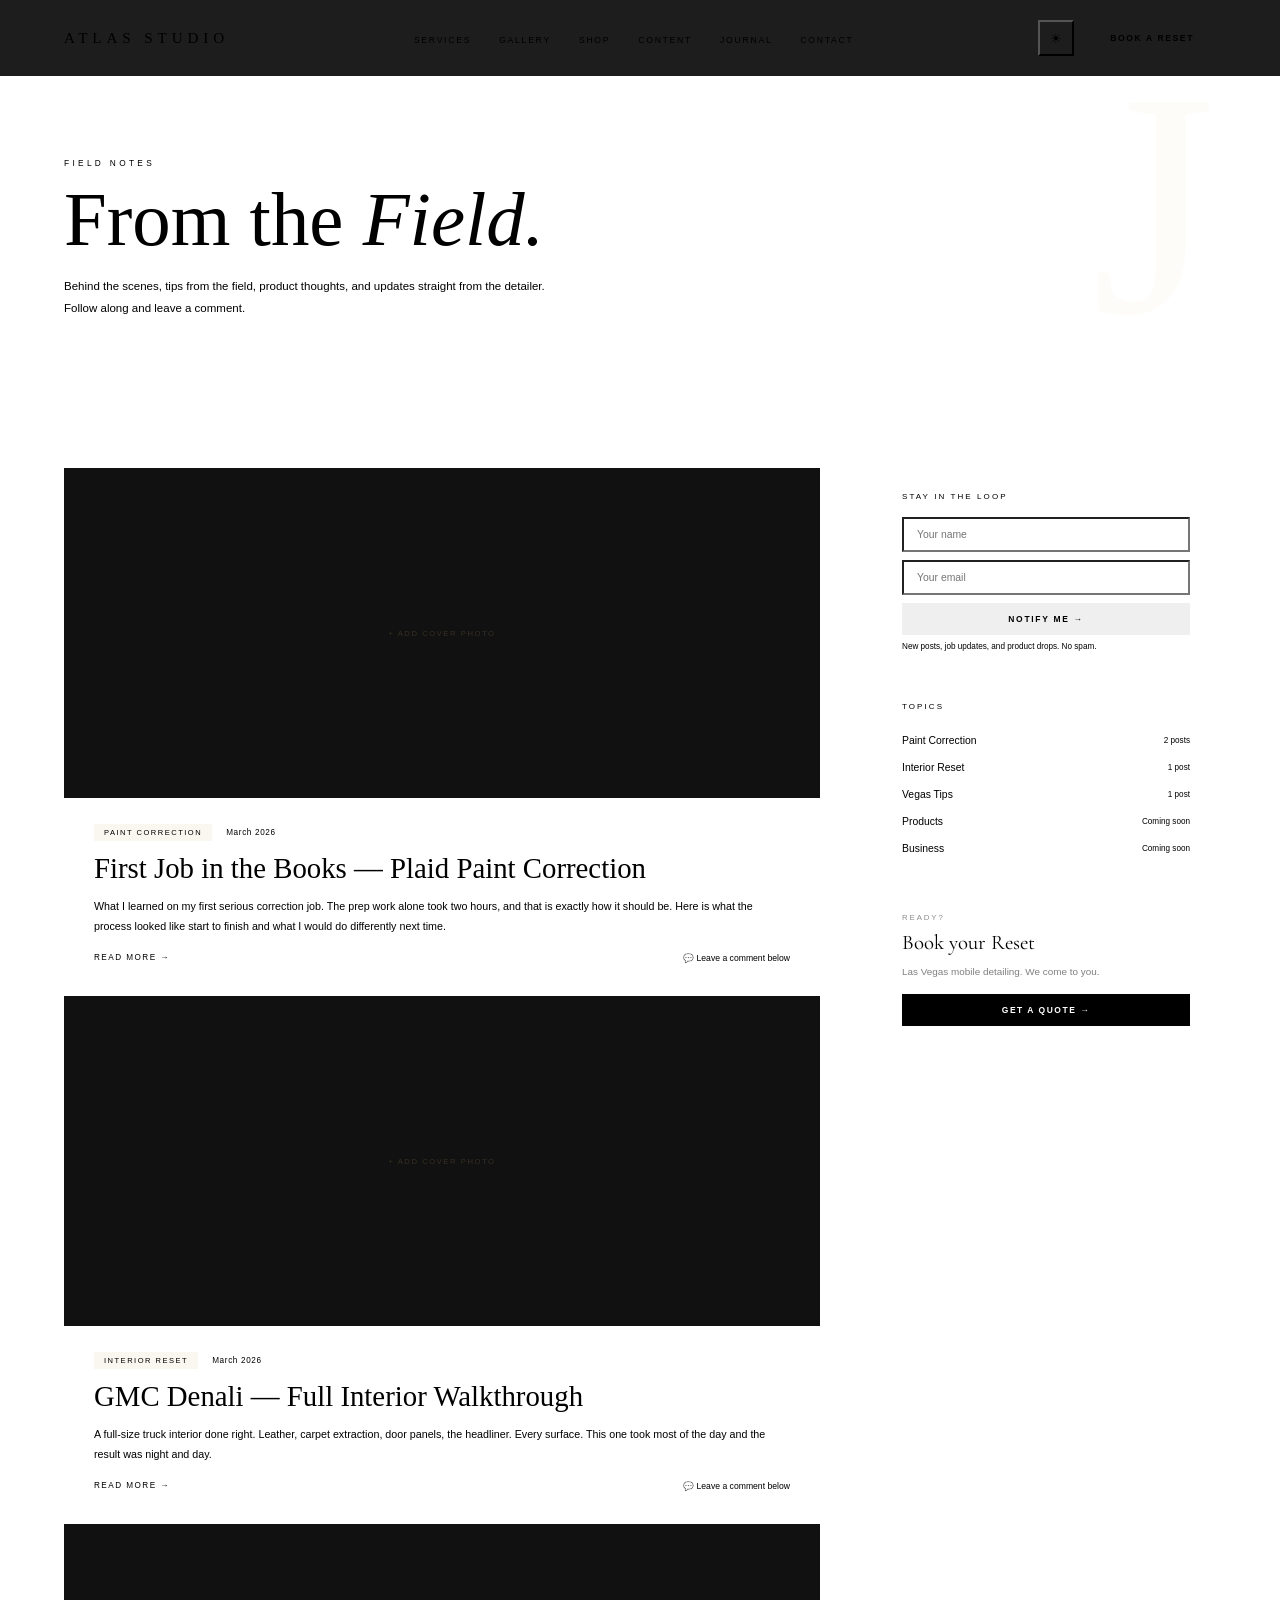
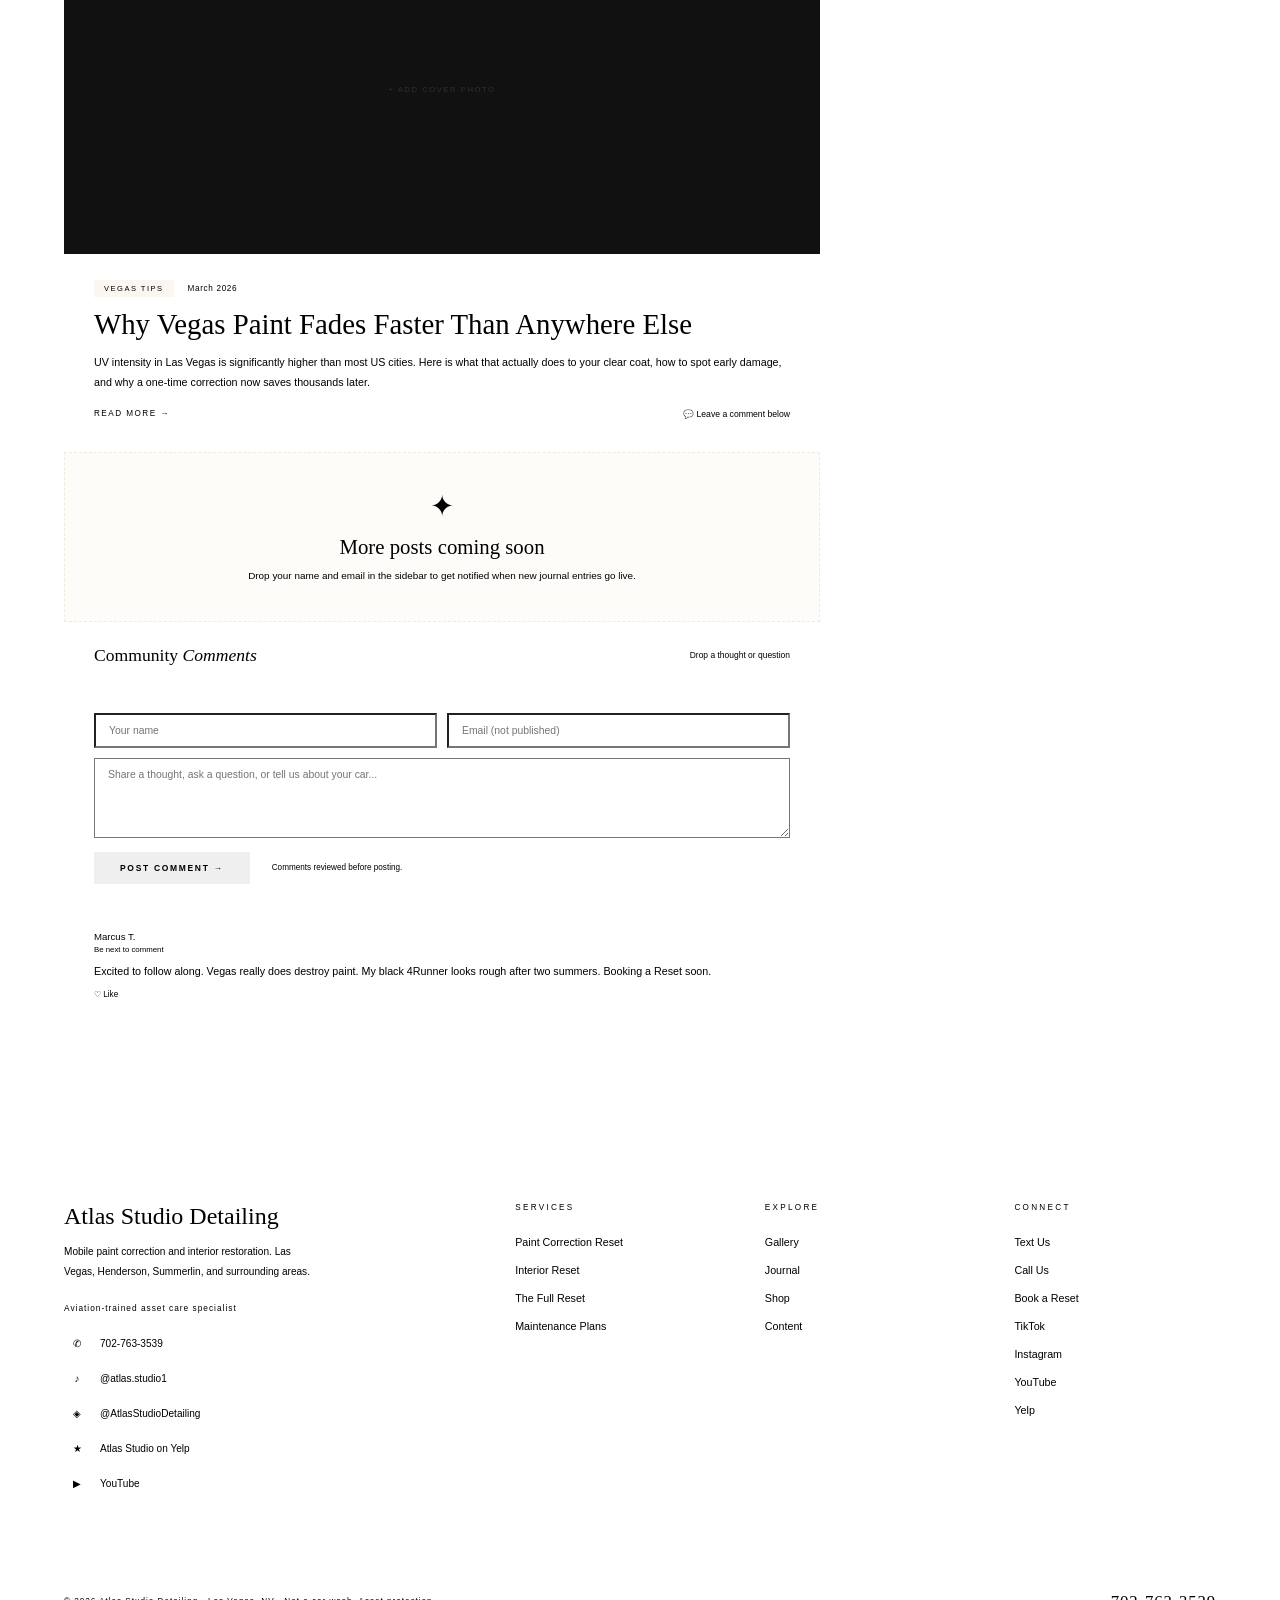
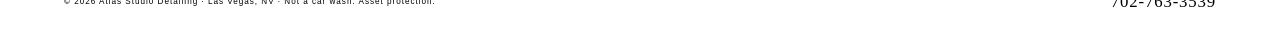
<file: blog.html>
<!DOCTYPE html>

<html lang="en" data-theme="dark">
<head>
<meta charset="UTF-8"><meta name="viewport" content="width=device-width,initial-scale=1.0">
<title>The Atlas Journal | Mobile Detailing Tips Las Vegas</title>
<meta name="description" content="Behind the scenes, Las Vegas car care tips, and field notes from Atlas Studio Detailing. Paint correction guides, interior tips, and Vegas UV damage explained.">
<meta name="keywords" content="car detailing tips Las Vegas, paint correction guide, Las Vegas UV damage car, mobile detailing blog Nevada">
<meta name="robots" content="index, follow">
<meta name="author" content="Atlas Studio Detailing">
<meta name="geo.region" content="US-NV">
<meta name="geo.placename" content="Las Vegas">
<!-- Open Graph -->
<meta property="og:type" content="website">
<meta property="og:title" content="The Atlas Journal — Detailing Tips & Field Notes Las Vegas">
<meta property="og:description" content="Behind the scenes, Las Vegas car care tips, and paint correction guides from Atlas Studio Detailing.">
<meta property="og:site_name" content="Atlas Studio Detailing">
<meta property="og:locale" content="en_US">
<!-- Twitter Card -->
<meta name="twitter:card" content="summary_large_image">
<meta name="twitter:title" content="The Atlas Journal — Detailing Tips & Field Notes Las Vegas">
<meta name="twitter:description" content="Behind the scenes, Las Vegas car care tips, and paint correction guides from Atlas Studio Detailing.">
<!-- Canonical -->
<link rel="canonical" href="https://atlasstudiodetailing.com/blog.html">
<script type="application/ld+json">
{
  "@context": "https://schema.org",
  "@type": "LocalBusiness",
  "name": "Atlas Studio Detailing",
  "description": "Mobile paint correction, interior reset, and ceramic coating services in Las Vegas, Henderson, and Summerlin. Aviation-trained asset care specialist.",
  "url": "https://atlasstudiodetailing.com",
  "telephone": "+17027633539",
  "priceRange": "$$$",
  "image": "https://atlasstudiodetailing.com/tesla-exterior.jpg",
  "address": {
    "@type": "PostalAddress",
    "addressLocality": "Las Vegas",
    "addressRegion": "NV",
    "addressCountry": "US"
  },
  "geo": {
    "@type": "GeoCoordinates",
    "latitude": "36.1699",
    "longitude": "-115.1398"
  },
  "areaServed": [
    {"@type": "City", "name": "Las Vegas"},
    {"@type": "City", "name": "Henderson"},
    {"@type": "City", "name": "Summerlin"},
    {"@type": "City", "name": "North Las Vegas"},
    {"@type": "City", "name": "Enterprise"},
    {"@type": "City", "name": "Spring Valley"}
  ],
  "serviceType": [
    "Mobile Auto Detailing",
    "Paint Correction",
    "Ceramic Coating",
    "Interior Detailing",
    "Car Detailing"
  ],
  "sameAs": [
    "https://www.instagram.com/AtlasStudioDetailing",
    "https://www.youtube.com/@AtlasStudioDetailing",
    "https://www.tiktok.com/@atlas.studio1",
    "https://yelp.to/VJHCYR6-HA"
  ],
  "openingHours": "Mo-Su 07:00-19:00",
  "hasMap": "https://maps.google.com/?q=Las+Vegas+NV"
}
</script>
<link rel="preconnect" href="https://fonts.googleapis.com"><link rel="preconnect" href="https://fonts.gstatic.com" crossorigin><link href="https://fonts.googleapis.com/css2?family=Cormorant+Garamond:ital,wght@0,300;0,400;0,600;1,300;1,400&family=Montserrat:wght@300;400;500;600;700&display=swap" rel="stylesheet">
<style>/* ═══════════════════════════════════════════════════
   ATLAS STUDIO — GLOBAL DESIGN SYSTEM v3.0
   State of the Art · Premium · Las Vegas
═══════════════════════════════════════════════════ */

/* ── THEME VARIABLES ── */
:root {
–black:     #0a0a0a;
–dark:      #111111;
–charcoal:  #171717;
–surface:   #1c1c1c;
–white:     #f6f3ee;
–gold:      #c8a96e;
–gold-lt:   #dfc18e;
–gold-dim:  rgba(200,169,110,.12);
–gold-glow: rgba(200,169,110,.25);
–muted:     #908b86;
–mid:       #b5afa9;
–copy:      #d0cbc4;
–border:    rgba(255,255,255,.07);
–border-gold: rgba(200,169,110,.2);
–glass-bg:  rgba(255,255,255,.04);
–glass-border: rgba(255,255,255,.09);
–shadow:    0 24px 60px rgba(0,0,0,.45);
/* Light mode overrides applied via [data-theme=“light”] */
}

[data-theme=“light”] {
–black:     #f0ece4;
–dark:      #e8e4dc;
–charcoal:  #dedad2;
–surface:   #f5f2ec;
–white:     #1a1814;
–muted:     #6b6560;
–mid:       #5a5550;
–copy:      #3a3630;
–border:    rgba(0,0,0,.08);
–border-gold: rgba(160,120,60,.25);
–glass-bg:  rgba(0,0,0,.03);
–glass-border: rgba(0,0,0,.1);
–shadow:    0 24px 60px rgba(0,0,0,.12);
}

/* ── RESET & BASE ── */
*,*::before,*::after{margin:0;padding:0;box-sizing:border-box}
html{scroll-behavior:smooth;font-size:16px}
body{
background:var(–black);
color:var(–white);
font-family:‘Montserrat’,sans-serif;
overflow-x:hidden;
-webkit-font-smoothing:antialiased;
transition:background .35s,color .35s;
}

/* ── ZERO BLUE LINKS ── */
a,a:link,a:visited,a:hover,a:active,a:focus{
color:inherit!important;
text-decoration:none!important;
-webkit-tap-highlight-color:transparent;
}

/* ── CUSTOM CURSOR ── */
.cursor{
position:fixed;width:8px;height:8px;
background:var(–gold);border-radius:50%;
pointer-events:none;z-index:9999;
transform:translate(-50%,-50%);
transition:transform .15s cubic-bezier(.16,1,.3,1),
background .2s,width .2s,height .2s;
mix-blend-mode:normal;
}
.cursor-ring{
position:fixed;width:36px;height:36px;
border:1.5px solid var(–gold);border-radius:50%;
pointer-events:none;z-index:9998;
transform:translate(-50%,-50%);
transition:left .1s,top .1s,
width .3s cubic-bezier(.16,1,.3,1),
height .3s cubic-bezier(.16,1,.3,1),
opacity .3s,border-color .2s;
opacity:.4;
}
.cursor.active{transform:translate(-50%,-50%) scale(0);background:var(–gold-lt)}
.cursor-ring.active{width:56px;height:56px;opacity:.65}

/* ── NAVIGATION ── */
nav{
position:fixed;top:0;left:0;right:0;z-index:600;
padding:20px 5vw;
display:flex;align-items:center;justify-content:space-between;
background:rgba(10,10,10,.92);
backdrop-filter:blur(20px) saturate(180%);
-webkit-backdrop-filter:blur(20px) saturate(180%);
border-bottom:1px solid var(–border-gold);
transition:padding .3s,background .3s;
}
[data-theme=“light”] nav{background:rgba(240,236,228,.92)}
nav.scrolled{padding:13px 5vw}
.nav-logo{
font-family:‘Cormorant Garamond’,serif;
font-size:.95rem;font-weight:400;
letter-spacing:.32em;text-transform:uppercase;
color:var(–white)!important;
}
.nav-logo span{color:var(–gold)!important}
.nav-links{display:flex;gap:28px;list-style:none}
.nav-links a{
color:var(–mid)!important;
font-size:.54rem;letter-spacing:.2em;
text-transform:uppercase;font-weight:500;
transition:color .25s;
padding-bottom:3px;
border-bottom:1px solid transparent;
}
.nav-links a:hover,.nav-links a.active{
color:var(–gold)!important;
border-bottom-color:var(–gold);
}
.nav-right{display:flex;align-items:center;gap:14px}

/* Theme toggle */
.theme-toggle{
width:36px;height:36px;
border:1px solid var(–border-gold);
background:transparent;
color:var(–gold)!important;
font-size:.8rem;
display:flex;align-items:center;justify-content:center;
cursor:pointer;transition:background .25s,transform .25s;
flex-shrink:0;
}
.theme-toggle:hover{background:var(–gold-dim);transform:rotate(20deg)}

/* Mobile menu toggle */
.nav-hamburger{
display:none;
flex-direction:column;gap:5px;
cursor:pointer;padding:6px;
}
.nav-hamburger span{
display:block;width:22px;height:1.5px;
background:var(–gold);
transition:transform .3s,opacity .3s;
}
.nav-hamburger.open span:nth-child(1){transform:translateY(6.5px) rotate(45deg)}
.nav-hamburger.open span:nth-child(2){opacity:0}
.nav-hamburger.open span:nth-child(3){transform:translateY(-6.5px) rotate(-45deg)}

/* Mobile menu */
.mobile-menu{
position:fixed;top:0;left:0;right:0;bottom:0;
background:rgba(10,10,10,.98);
z-index:590;
display:flex;flex-direction:column;align-items:center;justify-content:center;
gap:6px;
opacity:0;pointer-events:none;
transition:opacity .3s;
}
.mobile-menu.open{opacity:1;pointer-events:all}
.mobile-menu a{
font-family:‘Cormorant Garamond’,serif;
font-size:clamp(2rem,7vw,3rem);
font-weight:300;color:var(–white)!important;
letter-spacing:.1em;
padding:10px 0;
opacity:0;transform:translateY(20px);
transition:opacity .35s,transform .35s,color .25s;
}
.mobile-menu.open a{opacity:1;transform:translateY(0)}
.mobile-menu.open a:nth-child(1){transition-delay:.05s}
.mobile-menu.open a:nth-child(2){transition-delay:.1s}
.mobile-menu.open a:nth-child(3){transition-delay:.15s}
.mobile-menu.open a:nth-child(4){transition-delay:.2s}
.mobile-menu.open a:nth-child(5){transition-delay:.25s}
.mobile-menu.open a:nth-child(6){transition-delay:.3s}
.mobile-menu.open a:nth-child(7){transition-delay:.35s}
.mobile-menu a:hover{color:var(–gold)!important}

.nav-cta{
font-size:.54rem;letter-spacing:.18em;
text-transform:uppercase;font-weight:700;
color:var(–black)!important;
background:var(–gold);padding:10px 22px;
transition:background .25s,transform .2s;
white-space:nowrap;
}
.nav-cta:hover{background:var(–gold-lt);transform:translateY(-1px)}

/* ── INNER PAGE HERO ── */
.page-hero{
padding:158px 5vw 88px;
background:var(–charcoal);
position:relative;overflow:hidden;
}
.page-hero::after{
content:’’;position:absolute;
bottom:0;left:0;right:0;height:1px;
background:linear-gradient(to right,transparent,var(–gold),transparent);
}
.ph-eyebrow{
font-size:.52rem;letter-spacing:.4em;
text-transform:uppercase;color:var(–gold);
margin-bottom:14px;
display:flex;align-items:center;gap:12px;
}
.ph-eyebrow::before{content:’’;display:block;width:30px;height:1px;background:var(–gold)}
.ph-title{
font-family:‘Cormorant Garamond’,serif;
font-size:clamp(2.8rem,6vw,5rem);
font-weight:300;line-height:1;color:var(–white);
}
.ph-title em{font-style:italic;color:var(–gold)}
.ph-sub{
font-size:.72rem;color:var(–mid);
line-height:1.95;max-width:500px;
margin-top:16px;font-weight:300;
}
.ph-letter{
position:absolute;right:5vw;top:50%;
transform:translateY(-50%);
font-family:‘Cormorant Garamond’,serif;
font-size:20rem;font-weight:300;
color:rgba(200,169,110,.04);
line-height:1;pointer-events:none;user-select:none;
}

/* ── SECTION SYSTEM ── */
.label{
font-size:.52rem;letter-spacing:.38em;
text-transform:uppercase;color:var(–gold);
margin-bottom:12px;
display:flex;align-items:center;gap:12px;
}
.label::before{content:’’;display:block;width:30px;height:1px;background:var(–gold)}
.title{
font-family:‘Cormorant Garamond’,serif;
font-size:clamp(2rem,3.5vw,3rem);
font-weight:300;line-height:1.1;color:var(–white);
}
.title em{font-style:italic;color:var(–gold)}
.copy{font-size:.73rem;line-height:2;color:var(–copy);font-weight:300}

/* ── GLASS MORPHISM ── */
.glass{
background:var(–glass-bg);
backdrop-filter:blur(24px) saturate(160%);
-webkit-backdrop-filter:blur(24px) saturate(160%);
border:1px solid var(–glass-border);
}
.glass-gold{
background:rgba(200,169,110,.06);
backdrop-filter:blur(24px);
-webkit-backdrop-filter:blur(24px);
border:1px solid rgba(200,169,110,.18);
}

/* ── BUTTONS ── */
.btn-gold{
background:var(–gold);color:var(–black)!important;
padding:14px 34px;font-size:.57rem;
letter-spacing:.2em;text-transform:uppercase;font-weight:700;
transition:background .25s,transform .2s,box-shadow .25s;
display:inline-block;position:relative;overflow:hidden;
}
.btn-gold::before{
content:’’;position:absolute;inset:0;
background:rgba(255,255,255,.12);
transform:translateX(-100%);transition:transform .35s;
}
.btn-gold:hover{background:var(–gold-lt);transform:translateY(-2px);box-shadow:0 12px 32px rgba(200,169,110,.3);color:var(–black)!important}
.btn-gold:hover::before{transform:translateX(0)}

.btn-dark{
background:var(–dark);color:var(–white)!important;
padding:14px 34px;font-size:.57rem;
letter-spacing:.2em;text-transform:uppercase;font-weight:700;
border:1px solid rgba(255,255,255,.1);
transition:all .25s;display:inline-block;
}
.btn-dark:hover{background:var(–surface);border-color:var(–gold);transform:translateY(-2px);color:var(–white)!important}

.btn-outline{
color:var(–white)!important;padding:13px 30px;
font-size:.55rem;letter-spacing:.18em;
text-transform:uppercase;font-weight:500;
border:1px solid rgba(255,255,255,.18);
transition:all .25s;display:inline-block;
}
.btn-outline:hover{border-color:var(–gold);color:var(–gold)!important;transform:translateY(-1px)}

.btn-ghost{
color:var(–gold)!important;padding:9px 18px;
font-size:.51rem;letter-spacing:.16em;
text-transform:uppercase;
border:1px solid rgba(200,169,110,.35);
transition:all .25s;display:inline-block;
}
.btn-ghost:hover{background:var(–gold);color:var(–black)!important;transform:translateY(-1px)}

.btn-black{
background:var(–black);color:var(–white)!important;
padding:14px 34px;font-size:.57rem;
letter-spacing:.2em;text-transform:uppercase;font-weight:700;
border:1px solid rgba(255,255,255,.08);
transition:all .25s;display:inline-block;
}
.btn-black:hover{background:#181818;border-color:var(–gold-dim);transform:translateY(-1px);color:var(–white)!important}

/* ── MARQUEE ── */
.marquee-wrap{
overflow:hidden;padding:38px 0;
border-top:1px solid var(–border);
border-bottom:1px solid var(–border);
background:var(–black);
}
.marquee-track{
display:flex;gap:48px;
animation:marquee 30s linear infinite;
white-space:nowrap;
}
.m-item{
font-family:‘Cormorant Garamond’,serif;
font-size:1.75rem;font-weight:300;
color:#3a3a3a;
display:flex;align-items:center;gap:24px;flex-shrink:0;
transition:color .3s;
}
.m-item.bright{color:var(–mid)}
.m-dot{width:4px;height:4px;background:var(–gold);border-radius:50%;flex-shrink:0}
@keyframes marquee{0%{transform:translateX(0)}100%{transform:translateX(-50%)}}

/* ── SCROLL REVEAL ── */
.reveal{opacity:1;transform:none;transition:opacity .75s ease,transform .75s ease}
.js-ready .reveal{opacity:0;transform:translateY(28px)}
.js-ready .reveal.in-view{opacity:1!important;transform:none!important}
.js-ready .reveal.delay-1{transition-delay:.1s}
.js-ready .reveal.delay-2{transition-delay:.2s}
.js-ready .reveal.delay-3{transition-delay:.3s}

/* ── FOOTER ── */
footer{background:var(–charcoal);border-top:1px solid var(–border);padding:72px 5vw 40px}
.footer-grid{display:grid;grid-template-columns:2fr 1fr 1fr 1fr;gap:48px;margin-bottom:58px}
.footer-brand{
font-family:‘Cormorant Garamond’,serif;
font-size:1.5rem;font-weight:300;color:var(–white);margin-bottom:12px;
}
.footer-brand span{color:var(–gold)!important}
.footer-tag{font-size:.63rem;color:var(–muted);line-height:1.9;max-width:250px;margin-bottom:22px;font-weight:300}
.footer-credential{
font-size:.52rem;letter-spacing:.12em;
color:var(–gold);margin-bottom:18px;
display:flex;align-items:center;gap:8px;
}
.footer-credential::before{content:‘✦’;font-size:.6rem}
.footer-row{
display:flex;align-items:center;gap:10px;
font-size:.63rem;color:var(–mid)!important;
margin-bottom:9px;transition:color .25s;
}
.footer-row:hover{color:var(–gold)!important}
.f-ico{
width:26px;height:26px;
border:1px solid var(–border);
display:flex;align-items:center;justify-content:center;
font-size:.62rem;flex-shrink:0;color:var(–muted);
}
.footer-head{
font-size:.51rem;letter-spacing:.28em;
text-transform:uppercase;color:var(–gold);margin-bottom:20px;
}
.footer-list{list-style:none;display:flex;flex-direction:column;gap:10px}
.footer-list a{font-size:.67rem;color:var(–muted)!important;transition:color .25s;font-weight:300}
.footer-list a:hover{color:var(–white)!important}
.footer-bottom{
display:flex;justify-content:space-between;align-items:center;
padding-top:28px;border-top:1px solid var(–border);
}
.footer-copy{font-size:.51rem;color:var(–muted);letter-spacing:.12em}
.footer-tel{
font-family:‘Cormorant Garamond’,serif;
font-size:1.05rem;color:var(–gold)!important;letter-spacing:.05em;
}

/* ── SHARED ANIMATIONS ── */
@keyframes fadeUp{from{opacity:0;transform:translateY(24px)}to{opacity:1;transform:translateY(0)}}
@keyframes fadeIn{from{opacity:0}to{opacity:1}}
@keyframes pulse{0%,100%{box-shadow:0 0 0 0 rgba(200,169,110,.4)}50%{box-shadow:0 0 0 8px rgba(200,169,110,0)}}

/* ── RESPONSIVE ── */
@media(max-width:860px){
body{cursor:auto}
.cursor,.cursor-ring{display:none}
.nav-links{display:none}
.nav-hamburger{display:flex}
nav{padding:16px 5vw}
.footer-grid{grid-template-columns:1fr 1fr;gap:32px}
.ph-letter{display:none}
.page-hero{padding:128px 5vw 60px}
}
@media(max-width:520px){.footer-grid{grid-template-columns:1fr}}

.blog-body{padding:60px 5vw 110px}
.blog-layout{display:grid;grid-template-columns:1fr 340px;gap:56px;align-items:start}
.posts{display:flex;flex-direction:column;gap:3px}
.post{background:var(–charcoal);overflow:hidden;transition:background .3s,transform .3s;position:relative}
.post::before{content:””;position:absolute;left:0;top:0;bottom:0;width:3px;background:var(–gold);transform:scaleY(0);transform-origin:top;transition:transform .35s}
.post:hover{background:var(–surface);transform:translateY(-2px)}
.post:hover::before{transform:scaleY(1)}
.post-img{aspect-ratio:16/7;position:relative;overflow:hidden;background:#111}
.post-img-ph{position:absolute;inset:0;display:flex;align-items:center;justify-content:center;font-size:.48rem;letter-spacing:.2em;text-transform:uppercase;color:rgba(200,169,110,.2)}
.post-img img{position:absolute;inset:0;width:100%;height:100%;object-fit:cover;transition:transform .5s}
.post:hover .post-img img{transform:scale(1.04)}
.post-body{padding:26px 30px 30px}
.post-meta{display:flex;align-items:center;gap:14px;margin-bottom:10px;flex-wrap:wrap}
.post-cat{font-size:.47rem;letter-spacing:.2em;text-transform:uppercase;color:var(–gold);background:rgba(200,169,110,.1);padding:4px 10px}
.post-date{font-size:.51rem;color:var(–muted);letter-spacing:.08em}
.post-title{font-family:“Cormorant Garamond”,serif;font-size:clamp(1.3rem,2.5vw,1.8rem);font-weight:300;color:var(–white);margin-bottom:10px;line-height:1.2}
.post-excerpt{font-size:.67rem;color:var(–copy);line-height:1.9;margin-bottom:16px}
.post-foot{display:flex;align-items:center;justify-content:space-between;flex-wrap:wrap;gap:10px}
.post-read{font-size:.51rem;letter-spacing:.18em;text-transform:uppercase;color:var(–gold);transition:letter-spacing .25s}
.post:hover .post-read{letter-spacing:.26em}
.post-soon{background:rgba(200,169,110,.04);border:1px dashed rgba(200,169,110,.2);padding:36px 32px;text-align:center}
.post-soon-ico{font-size:1.8rem;color:var(–gold);margin-bottom:12px}
.post-soon-title{font-family:“Cormorant Garamond”,serif;font-size:1.3rem;color:var(–white);margin-bottom:8px}
.post-soon-sub{font-size:.62rem;color:var(–muted);line-height:1.8}
/* Sidebar */
.blog-sidebar{position:sticky;top:100px;display:flex;flex-direction:column;gap:3px}
.sb-card{background:var(–charcoal);padding:24px 26px}
.sb-title{font-size:.5rem;letter-spacing:.26em;text-transform:uppercase;color:var(–gold);margin-bottom:16px}
.sb-form input{width:100%;background:rgba(255,255,255,.04);border:1px solid var(–glass-border);color:var(–white);padding:10px 13px;font-family:“Montserrat”,sans-serif;font-size:.65rem;margin-bottom:8px;outline:none;transition:border-color .25s}
.sb-form input:focus{border-color:var(–gold)}
.sb-form button{width:100%;background:var(–gold);color:#000!important;border:none;padding:11px;font-family:“Montserrat”,sans-serif;font-size:.53rem;letter-spacing:.2em;text-transform:uppercase;font-weight:700;cursor:pointer;transition:background .25s}
.sb-form button:hover{background:var(–gold-lt)}
.sb-note{font-size:.51rem;color:var(–muted);margin-top:7px}
.topic-row{display:flex;justify-content:space-between;align-items:center;padding:8px 0;border-bottom:1px solid var(–border);cursor:pointer;transition:color .25s}
.topic-row:last-child{border-bottom:none}
.topic-row:hover{color:var(–gold)}
.topic-n{font-size:.65rem;color:var(–copy)}
.topic-c{font-size:.51rem;color:var(–muted)}
/* Comments */
.comments-sec{margin-top:3px}
.comment-hdr{background:var(–charcoal);padding:20px 30px;display:flex;align-items:center;justify-content:space-between}
.comment-hdr-title{font-family:“Cormorant Garamond”,serif;font-size:1.1rem;color:var(–white)}
.comment-form{background:var(–charcoal);padding:26px 30px;border-top:1px solid var(–border);margin-top:1px}
.comment-row{display:grid;grid-template-columns:1fr 1fr;gap:10px;margin-bottom:10px}
.comment-form input,.comment-form textarea{width:100%;background:rgba(255,255,255,.04);border:1px solid var(–glass-border);color:var(–white);padding:10px 13px;font-family:“Montserrat”,sans-serif;font-size:.65rem;outline:none;transition:border-color .25s}
.comment-form input:focus,.comment-form textarea:focus{border-color:var(–gold)}
.comment-form textarea{resize:vertical;min-height:80px;margin-bottom:10px}
.comment-submit{background:var(–gold);color:#000!important;border:none;padding:11px 26px;font-family:“Montserrat”,sans-serif;font-size:.53rem;letter-spacing:.2em;text-transform:uppercase;font-weight:700;cursor:pointer;transition:background .25s,transform .2s}
.comment-submit:hover{background:var(–gold-lt);transform:translateY(-1px)}
.comment-note{font-size:.51rem;color:var(–muted);margin-left:12px}
.comment-list{background:var(–charcoal);border-top:1px solid var(–border);margin-top:1px}
.comment-item{padding:20px 30px;border-bottom:1px solid var(–border)}
.comment-item:last-child{border-bottom:none}
.ci-name{font-size:.6rem;color:var(–white);font-weight:500;margin-bottom:3px}
.ci-date{font-size:.49rem;color:var(–muted);margin-bottom:8px}
.ci-text{font-size:.67rem;color:var(–copy);line-height:1.85}
.ci-like{font-size:.51rem;color:var(–muted);margin-top:8px;cursor:pointer;transition:color .25s;display:inline-block}
.ci-like:hover{color:var(–gold)}
@media(max-width:960px){.blog-layout{grid-template-columns:1fr}.blog-sidebar{position:static}.comment-row{grid-template-columns:1fr}}
</style>

</head>
<body>
<div class="cursor" id="cur"></div><div class="cursor-ring" id="curRing"></div>
<div class="mobile-menu" id="mobileMenu"><a href="index.html" onclick="toggleMobileMenu()">Home</a><a href="services.html" onclick="toggleMobileMenu()">Services</a><a href="gallery.html" onclick="toggleMobileMenu()">Gallery</a><a href="shop.html" onclick="toggleMobileMenu()">Shop</a><a href="content.html" onclick="toggleMobileMenu()">Content</a><a href="blog.html" onclick="toggleMobileMenu()">Journal</a><a href="booking.html" onclick="toggleMobileMenu()">Contact</a></div>
<nav id="nav"><a href="index.html" class="nav-logo">Atlas <span>Studio</span></a><ul class="nav-links"><li><a href="services.html">Services</a></li><li><a href="gallery.html">Gallery</a></li><li><a href="shop.html">Shop</a></li><li><a href="content.html">Content</a></li><li><a href="blog.html" class="active">Journal</a></li><li><a href="booking.html">Contact</a></li></ul><div class="nav-right"><button class="theme-toggle" onclick="toggleTheme()" title="Toggle theme">☀</button><a href="booking.html" class="nav-cta">Book a Reset</a><div class="nav-hamburger" id="navBurger" onclick="toggleMobileMenu()"><span></span><span></span><span></span></div></div></nav>

<div class="page-hero">
  <div class="ph-eyebrow">Field Notes</div>
  <h1 class="ph-title">From the <em>Field.</em></h1>
  <p class="ph-sub">Behind the scenes, tips from the field, product thoughts, and updates straight from the detailer. Follow along and leave a comment.</p>
  <div class="ph-letter">J</div>
</div>
<div class="blog-body">
  <div class="blog-layout">
    <div>
      <div class="posts">
        <article class="post reveal">
          <div class="post-img"><div class="post-img-ph">+ Add Cover Photo</div></div>
          <div class="post-body">
            <div class="post-meta"><span class="post-cat">Paint Correction</span><span class="post-date">March 2026</span></div>
            <div class="post-title">First Job in the Books — Plaid Paint Correction</div>
            <p class="post-excerpt">What I learned on my first serious correction job. The prep work alone took two hours, and that is exactly how it should be. Here is what the process looked like start to finish and what I would do differently next time.</p>
            <div class="post-foot"><span class="post-read">Read more →</span><span style="font-size:.54rem;color:var(--muted)">💬 Leave a comment below</span></div>
          </div>
        </article>
        <article class="post reveal">
          <div class="post-img"><div class="post-img-ph">+ Add Cover Photo</div></div>
          <div class="post-body">
            <div class="post-meta"><span class="post-cat">Interior Reset</span><span class="post-date">March 2026</span></div>
            <div class="post-title">GMC Denali — Full Interior Walkthrough</div>
            <p class="post-excerpt">A full-size truck interior done right. Leather, carpet extraction, door panels, the headliner. Every surface. This one took most of the day and the result was night and day.</p>
            <div class="post-foot"><span class="post-read">Read more →</span><span style="font-size:.54rem;color:var(--muted)">💬 Leave a comment below</span></div>
          </div>
        </article>
        <article class="post reveal">
          <div class="post-img"><div class="post-img-ph">+ Add Cover Photo</div></div>
          <div class="post-body">
            <div class="post-meta"><span class="post-cat">Vegas Tips</span><span class="post-date">March 2026</span></div>
            <div class="post-title">Why Vegas Paint Fades Faster Than Anywhere Else</div>
            <p class="post-excerpt">UV intensity in Las Vegas is significantly higher than most US cities. Here is what that actually does to your clear coat, how to spot early damage, and why a one-time correction now saves thousands later.</p>
            <div class="post-foot"><span class="post-read">Read more →</span><span style="font-size:.54rem;color:var(--muted)">💬 Leave a comment below</span></div>
          </div>
        </article>
        <div class="post-soon reveal">
          <div class="post-soon-ico">✦</div>
          <div class="post-soon-title">More posts coming soon</div>
          <div class="post-soon-sub">Drop your name and email in the sidebar to get notified when new journal entries go live.</div>
        </div>
      </div>
      <div class="comments-sec" style="margin-top:3px">
        <div class="comment-hdr">
          <div class="comment-hdr-title">Community <em style="color:var(--gold)">Comments</em></div>
          <span style="font-size:.53rem;color:var(--muted)">Drop a thought or question</span>
        </div>
        <div class="comment-form">
          <div class="comment-row">
            <input type="text" id="cName" placeholder="Your name">
            <input type="email" id="cEmail" placeholder="Email (not published)">
          </div>
          <textarea id="cText" placeholder="Share a thought, ask a question, or tell us about your car..."></textarea>
          <div style="display:flex;align-items:center;flex-wrap:wrap;gap:10px">
            <button class="comment-submit" onclick="submitComment()">Post Comment →</button>
            <span class="comment-note">Comments reviewed before posting.</span>
          </div>
        </div>
        <div class="comment-list" id="commentList">
          <div class="comment-item">
            <div class="ci-name">Marcus T.</div>
            <div class="ci-date">Be next to comment</div>
            <div class="ci-text">Excited to follow along. Vegas really does destroy paint. My black 4Runner looks rough after two summers. Booking a Reset soon.</div>
            <span class="ci-like" onclick="this.textContent=this.textContent.includes('♡')?'♥  Liked':'♡  Like'">♡  Like</span>
          </div>
        </div>
      </div>
    </div>
    <div class="blog-sidebar">
      <div class="sb-card reveal">
        <div class="sb-title">Stay in the Loop</div>
        <div class="sb-form">
          <input type="text" placeholder="Your name">
          <input type="email" placeholder="Your email">
          <button onclick="this.textContent='✓ You are in!'">Notify Me →</button>
          <div class="sb-note">New posts, job updates, and product drops. No spam.</div>
        </div>
      </div>
      <div class="sb-card reveal">
        <div class="sb-title">Topics</div>
        <div class="topic-row"><span class="topic-n">Paint Correction</span><span class="topic-c">2 posts</span></div>
        <div class="topic-row"><span class="topic-n">Interior Reset</span><span class="topic-c">1 post</span></div>
        <div class="topic-row"><span class="topic-n">Vegas Tips</span><span class="topic-c">1 post</span></div>
        <div class="topic-row"><span class="topic-n">Products</span><span class="topic-c">Coming soon</span></div>
        <div class="topic-row" style="border-bottom:none"><span class="topic-n">Business</span><span class="topic-c">Coming soon</span></div>
      </div>
      <div class="sb-card reveal" style="background:var(--gold)">
        <div style="font-size:.49rem;letter-spacing:.24em;text-transform:uppercase;color:rgba(0,0,0,.45);margin-bottom:8px">Ready?</div>
        <div style="font-family:'Cormorant Garamond',serif;font-size:1.3rem;color:#000;margin-bottom:8px">Book your Reset</div>
        <p style="font-size:.62rem;color:rgba(0,0,0,.5);line-height:1.75;margin-bottom:14px">Las Vegas mobile detailing. We come to you.</p>
        <a href="booking.html" style="background:#000;color:#fff!important;padding:11px 20px;font-size:.53rem;letter-spacing:.18em;text-transform:uppercase;font-weight:700;display:block;text-align:center;transition:background .25s">Get a Quote →</a>
      </div>
    </div>
  </div>
</div>

<footer><div class="footer-grid"><div><div class="footer-brand">Atlas <span>Studio</span> Detailing</div><p class="footer-tag">Mobile paint correction and interior restoration. Las Vegas, Henderson, Summerlin, and surrounding areas.</p><div class="footer-credential">Aviation-trained asset care specialist</div><a href="tel:7027633539" class="footer-row"><div class="f-ico">✆</div>702-763-3539</a><a href="https://www.tiktok.com/@atlas.studio1" target="_blank" class="footer-row"><div class="f-ico">♪</div>@atlas.studio1</a><a href="https://instagram.com/AtlasStudioDetailing" target="_blank" class="footer-row"><div class="f-ico">◈</div>@AtlasStudioDetailing</a><a href="https://yelp.to/VJHCYR6-HA" target="_blank" class="footer-row"><div class="f-ico">★</div>Atlas Studio on Yelp</a><a href="https://www.youtube.com/@AtlasStudioDetailing" target="_blank" class="footer-row"><div class="f-ico">▶</div>YouTube</a></div><div><div class="footer-head">Services</div><ul class="footer-list"><li><a href="services.html">Paint Correction Reset</a></li><li><a href="services.html">Interior Reset</a></li><li><a href="services.html">The Full Reset</a></li><li><a href="services.html">Maintenance Plans</a></li></ul></div><div><div class="footer-head">Explore</div><ul class="footer-list"><li><a href="gallery.html">Gallery</a></li><li><a href="blog.html">Journal</a></li><li><a href="shop.html">Shop</a></li><li><a href="content.html">Content</a></li></ul></div><div><div class="footer-head">Connect</div><ul class="footer-list"><li><a href="sms:7027633539">Text Us</a></li><li><a href="tel:7027633539">Call Us</a></li><li><a href="booking.html">Book a Reset</a></li><li><a href="https://www.tiktok.com/@atlas.studio1" target="_blank">TikTok</a></li><li><a href="https://instagram.com/AtlasStudioDetailing" target="_blank">Instagram</a></li><li><a href="https://www.youtube.com/@AtlasStudioDetailing" target="_blank">YouTube</a></li><li><a href="https://yelp.to/VJHCYR6-HA" target="_blank">Yelp</a></li></ul></div></div><div class="footer-bottom"><div class="footer-copy">© 2026 Atlas Studio Detailing · Las Vegas, NV · Not a car wash. Asset protection.</div><a href="tel:7027633539" class="footer-tel">702-763-3539</a></div></footer>
<script>// ═══════════════════════════════════════
// ATLAS STUDIO — SHARED JS v3.0
// ═══════════════════════════════════════

// ── THEME TOGGLE ──
const html = document.documentElement;
const savedTheme = localStorage.getItem(‘atlas-theme’) || ‘dark’;
html.setAttribute(‘data-theme’, savedTheme);

function toggleTheme() {
const current = html.getAttribute(‘data-theme’);
const next = current === ‘dark’ ? ‘light’ : ‘dark’;
html.setAttribute(‘data-theme’, next);
localStorage.setItem(‘atlas-theme’, next);
document.querySelectorAll(’.theme-toggle’).forEach(btn => {
btn.textContent = next === ‘dark’ ? ‘☀’ : ‘◑’;
});
}
document.addEventListener(‘DOMContentLoaded’, () => {
document.querySelectorAll(’.theme-toggle’).forEach(btn => {
btn.textContent = savedTheme === ‘dark’ ? ‘☀’ : ‘◑’;
});
});

// ── CURSOR ──
const cur = document.getElementById(‘cur’);
const ring = document.getElementById(‘curRing’);
if (cur && ring) {
let mx=0,my=0,rx=0,ry=0;
document.addEventListener(‘mousemove’, e => {
mx = e.clientX; my = e.clientY;
cur.style.left = mx+‘px’; cur.style.top = my+‘px’;
});
(function loop() {
rx += (mx-rx)*.12; ry += (my-ry)*.12;
ring.style.left = rx+‘px’; ring.style.top = ry+‘px’;
requestAnimationFrame(loop);
})();
document.querySelectorAll(‘a,button,[class*=“card”],[class*=“tile”],[class*=“btn”]’).forEach(el => {
el.addEventListener(‘mouseenter’, () => { cur.classList.add(‘active’); ring.classList.add(‘active’); });
el.addEventListener(‘mouseleave’, () => { cur.classList.remove(‘active’); ring.classList.remove(‘active’); });
});
}

// ── NAV SCROLL + MOBILE ──
const nav = document.getElementById(‘nav’);
if (nav) {
window.addEventListener(‘scroll’, () => nav.classList.toggle(‘scrolled’, scrollY > 60));
}
function toggleMobileMenu() {
const menu = document.getElementById(‘mobileMenu’);
const burger = document.getElementById(‘navBurger’);
if (menu && burger) {
menu.classList.toggle(‘open’);
burger.classList.toggle(‘open’);
document.body.style.overflow = menu.classList.contains(‘open’) ? ‘hidden’ : ‘’;
}
}

// ── SCROLL REVEAL ──
document.body.classList.add(‘js-ready’);
const io = new IntersectionObserver(entries => {
entries.forEach(e => {
if (e.isIntersecting) { e.target.classList.add(‘in-view’); io.unobserve(e.target); }
});
}, { rootMargin: ‘0px 0px -50px 0px’, threshold: .05 });
document.querySelectorAll(’.reveal’).forEach(el => io.observe(el));
</script>

<script>
function submitComment(){
  const name=document.getElementById('cName').value.trim();
  const text=document.getElementById('cText').value.trim();
  if(!name||!text){
    if(!name)document.getElementById('cName').style.borderColor='rgba(200,169,110,.8)';
    if(!text)document.getElementById('cText').style.borderColor='rgba(200,169,110,.8)';
    return;
  }
  const list=document.getElementById('commentList');
  const div=document.createElement('div');
  div.className='comment-item';
  div.innerHTML=`<div class="ci-name">${name}</div><div class="ci-date">Just now</div><div class="ci-text">${text}</div><span class="ci-like" onclick="this.textContent=this.textContent.includes('♡')?'♥  Liked':'♡  Like'">♡  Like</span>`;
  list.appendChild(div);
  document.getElementById('cName').value='';
  document.getElementById('cEmail').value='';
  document.getElementById('cText').value='';
  div.scrollIntoView({behavior:'smooth',block:'center'});
}
</script>

</body></html>
</file>
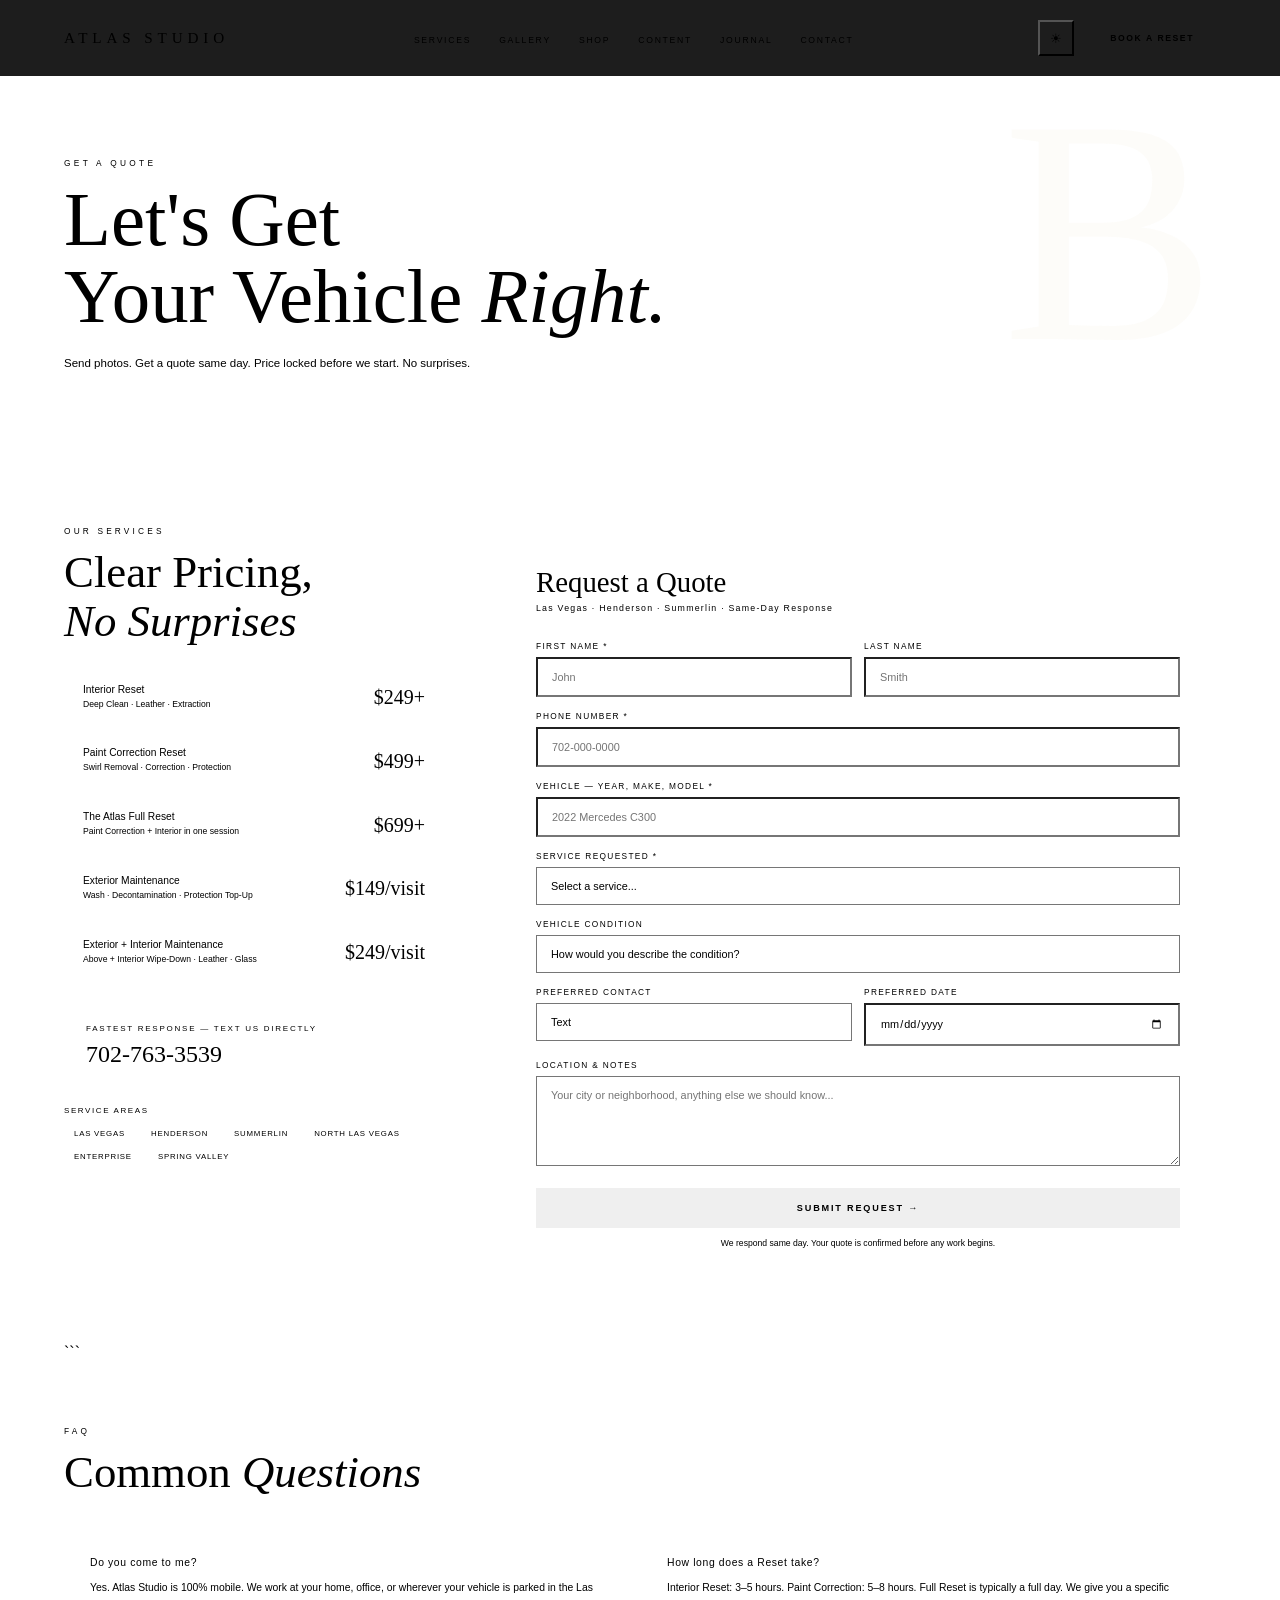
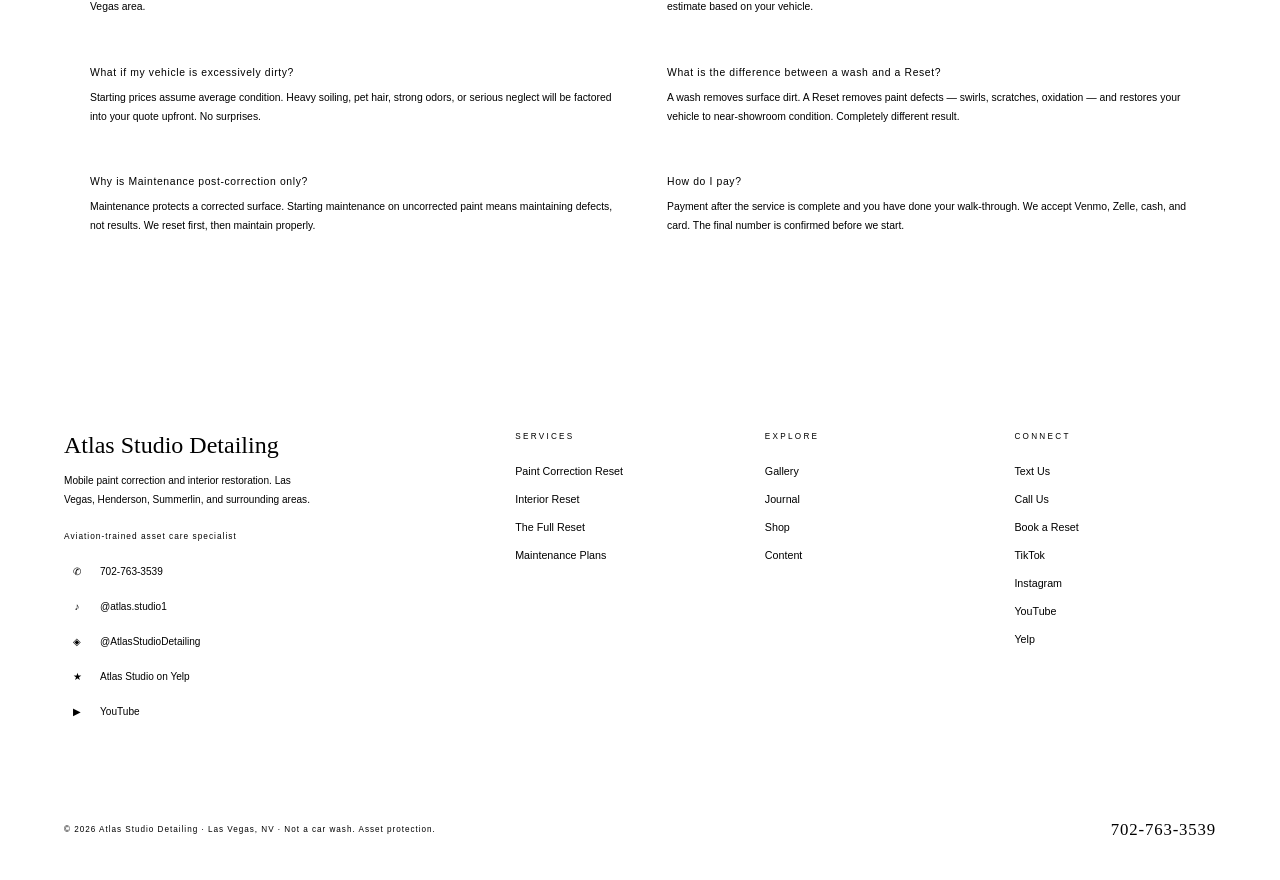
<file: booking.html>
<!DOCTYPE html>

<html lang="en" data-theme="dark">
<head>
<meta charset="UTF-8"><meta name="viewport" content="width=device-width,initial-scale=1.0">
<title>Book a Detail | Atlas Studio Detailing Las Vegas</title>
<meta name="description" content="Book your mobile detail in Las Vegas, Henderson, or Summerlin. Same-day response. Paint correction, interior reset, ceramic coating. We come to you.">
<meta name="keywords" content="book mobile detailing Las Vegas, car detailing quote Las Vegas, mobile detailer Henderson NV, auto detailing Summerlin NV">
<meta name="robots" content="index, follow">
<meta name="author" content="Atlas Studio Detailing">
<meta name="geo.region" content="US-NV">
<meta name="geo.placename" content="Las Vegas">
<!-- Open Graph -->
<meta property="og:type" content="website">
<meta property="og:title" content="Book Mobile Detailing — Las Vegas, Henderson, Summerlin">
<meta property="og:description" content="Get a custom quote for mobile detailing in Las Vegas. Same-day response. We come to your home or office.">
<meta property="og:site_name" content="Atlas Studio Detailing">
<meta property="og:locale" content="en_US">
<!-- Twitter Card -->
<meta name="twitter:card" content="summary_large_image">
<meta name="twitter:title" content="Book Mobile Detailing — Las Vegas, Henderson, Summerlin">
<meta name="twitter:description" content="Get a custom quote for mobile detailing in Las Vegas. Same-day response. We come to your home or office.">
<!-- Canonical -->
<link rel="canonical" href="https://atlasstudiodetailing.com/booking.html">
<script type="application/ld+json">
{
  "@context": "https://schema.org",
  "@type": "LocalBusiness",
  "name": "Atlas Studio Detailing",
  "description": "Mobile paint correction, interior reset, and ceramic coating services in Las Vegas, Henderson, and Summerlin. Aviation-trained asset care specialist.",
  "url": "https://atlasstudiodetailing.com",
  "telephone": "+17027633539",
  "priceRange": "$$$",
  "image": "https://atlasstudiodetailing.com/tesla-exterior.jpg",
  "address": {
    "@type": "PostalAddress",
    "addressLocality": "Las Vegas",
    "addressRegion": "NV",
    "addressCountry": "US"
  },
  "geo": {
    "@type": "GeoCoordinates",
    "latitude": "36.1699",
    "longitude": "-115.1398"
  },
  "areaServed": [
    {"@type": "City", "name": "Las Vegas"},
    {"@type": "City", "name": "Henderson"},
    {"@type": "City", "name": "Summerlin"},
    {"@type": "City", "name": "North Las Vegas"},
    {"@type": "City", "name": "Enterprise"},
    {"@type": "City", "name": "Spring Valley"}
  ],
  "serviceType": [
    "Mobile Auto Detailing",
    "Paint Correction",
    "Ceramic Coating",
    "Interior Detailing",
    "Car Detailing"
  ],
  "sameAs": [
    "https://www.instagram.com/AtlasStudioDetailing",
    "https://www.youtube.com/@AtlasStudioDetailing",
    "https://www.tiktok.com/@atlas.studio1",
    "https://yelp.to/VJHCYR6-HA"
  ],
  "openingHours": "Mo-Su 07:00-19:00",
  "hasMap": "https://maps.google.com/?q=Las+Vegas+NV"
}
</script>
<link rel="preconnect" href="https://fonts.googleapis.com"><link rel="preconnect" href="https://fonts.gstatic.com" crossorigin><link href="https://fonts.googleapis.com/css2?family=Cormorant+Garamond:ital,wght@0,300;0,400;0,600;1,300;1,400&family=Montserrat:wght@300;400;500;600;700&display=swap" rel="stylesheet">
<style>/* ═══════════════════════════════════════════════════
   ATLAS STUDIO — GLOBAL DESIGN SYSTEM v3.0
   State of the Art · Premium · Las Vegas
═══════════════════════════════════════════════════ */

/* ── THEME VARIABLES ── */
:root {
–black:     #0a0a0a;
–dark:      #111111;
–charcoal:  #171717;
–surface:   #1c1c1c;
–white:     #f6f3ee;
–gold:      #c8a96e;
–gold-lt:   #dfc18e;
–gold-dim:  rgba(200,169,110,.12);
–gold-glow: rgba(200,169,110,.25);
–muted:     #908b86;
–mid:       #b5afa9;
–copy:      #d0cbc4;
–border:    rgba(255,255,255,.07);
–border-gold: rgba(200,169,110,.2);
–glass-bg:  rgba(255,255,255,.04);
–glass-border: rgba(255,255,255,.09);
–shadow:    0 24px 60px rgba(0,0,0,.45);
/* Light mode overrides applied via [data-theme=“light”] */
}

[data-theme=“light”] {
–black:     #f0ece4;
–dark:      #e8e4dc;
–charcoal:  #dedad2;
–surface:   #f5f2ec;
–white:     #1a1814;
–muted:     #6b6560;
–mid:       #5a5550;
–copy:      #3a3630;
–border:    rgba(0,0,0,.08);
–border-gold: rgba(160,120,60,.25);
–glass-bg:  rgba(0,0,0,.03);
–glass-border: rgba(0,0,0,.1);
–shadow:    0 24px 60px rgba(0,0,0,.12);
}

/* ── RESET & BASE ── */
*,*::before,*::after{margin:0;padding:0;box-sizing:border-box}
html{scroll-behavior:smooth;font-size:16px}
body{
background:var(–black);
color:var(–white);
font-family:‘Montserrat’,sans-serif;
overflow-x:hidden;
-webkit-font-smoothing:antialiased;
transition:background .35s,color .35s;
}

/* ── ZERO BLUE LINKS ── */
a,a:link,a:visited,a:hover,a:active,a:focus{
color:inherit!important;
text-decoration:none!important;
-webkit-tap-highlight-color:transparent;
}

/* ── CUSTOM CURSOR ── */
.cursor{
position:fixed;width:8px;height:8px;
background:var(–gold);border-radius:50%;
pointer-events:none;z-index:9999;
transform:translate(-50%,-50%);
transition:transform .15s cubic-bezier(.16,1,.3,1),
background .2s,width .2s,height .2s;
mix-blend-mode:normal;
}
.cursor-ring{
position:fixed;width:36px;height:36px;
border:1.5px solid var(–gold);border-radius:50%;
pointer-events:none;z-index:9998;
transform:translate(-50%,-50%);
transition:left .1s,top .1s,
width .3s cubic-bezier(.16,1,.3,1),
height .3s cubic-bezier(.16,1,.3,1),
opacity .3s,border-color .2s;
opacity:.4;
}
.cursor.active{transform:translate(-50%,-50%) scale(0);background:var(–gold-lt)}
.cursor-ring.active{width:56px;height:56px;opacity:.65}

/* ── NAVIGATION ── */
nav{
position:fixed;top:0;left:0;right:0;z-index:600;
padding:20px 5vw;
display:flex;align-items:center;justify-content:space-between;
background:rgba(10,10,10,.92);
backdrop-filter:blur(20px) saturate(180%);
-webkit-backdrop-filter:blur(20px) saturate(180%);
border-bottom:1px solid var(–border-gold);
transition:padding .3s,background .3s;
}
[data-theme=“light”] nav{background:rgba(240,236,228,.92)}
nav.scrolled{padding:13px 5vw}
.nav-logo{
font-family:‘Cormorant Garamond’,serif;
font-size:.95rem;font-weight:400;
letter-spacing:.32em;text-transform:uppercase;
color:var(–white)!important;
}
.nav-logo span{color:var(–gold)!important}
.nav-links{display:flex;gap:28px;list-style:none}
.nav-links a{
color:var(–mid)!important;
font-size:.54rem;letter-spacing:.2em;
text-transform:uppercase;font-weight:500;
transition:color .25s;
padding-bottom:3px;
border-bottom:1px solid transparent;
}
.nav-links a:hover,.nav-links a.active{
color:var(–gold)!important;
border-bottom-color:var(–gold);
}
.nav-right{display:flex;align-items:center;gap:14px}

/* Theme toggle */
.theme-toggle{
width:36px;height:36px;
border:1px solid var(–border-gold);
background:transparent;
color:var(–gold)!important;
font-size:.8rem;
display:flex;align-items:center;justify-content:center;
cursor:pointer;transition:background .25s,transform .25s;
flex-shrink:0;
}
.theme-toggle:hover{background:var(–gold-dim);transform:rotate(20deg)}

/* Mobile menu toggle */
.nav-hamburger{
display:none;
flex-direction:column;gap:5px;
cursor:pointer;padding:6px;
}
.nav-hamburger span{
display:block;width:22px;height:1.5px;
background:var(–gold);
transition:transform .3s,opacity .3s;
}
.nav-hamburger.open span:nth-child(1){transform:translateY(6.5px) rotate(45deg)}
.nav-hamburger.open span:nth-child(2){opacity:0}
.nav-hamburger.open span:nth-child(3){transform:translateY(-6.5px) rotate(-45deg)}

/* Mobile menu */
.mobile-menu{
position:fixed;top:0;left:0;right:0;bottom:0;
background:rgba(10,10,10,.98);
z-index:590;
display:flex;flex-direction:column;align-items:center;justify-content:center;
gap:6px;
opacity:0;pointer-events:none;
transition:opacity .3s;
}
.mobile-menu.open{opacity:1;pointer-events:all}
.mobile-menu a{
font-family:‘Cormorant Garamond’,serif;
font-size:clamp(2rem,7vw,3rem);
font-weight:300;color:var(–white)!important;
letter-spacing:.1em;
padding:10px 0;
opacity:0;transform:translateY(20px);
transition:opacity .35s,transform .35s,color .25s;
}
.mobile-menu.open a{opacity:1;transform:translateY(0)}
.mobile-menu.open a:nth-child(1){transition-delay:.05s}
.mobile-menu.open a:nth-child(2){transition-delay:.1s}
.mobile-menu.open a:nth-child(3){transition-delay:.15s}
.mobile-menu.open a:nth-child(4){transition-delay:.2s}
.mobile-menu.open a:nth-child(5){transition-delay:.25s}
.mobile-menu.open a:nth-child(6){transition-delay:.3s}
.mobile-menu.open a:nth-child(7){transition-delay:.35s}
.mobile-menu a:hover{color:var(–gold)!important}

.nav-cta{
font-size:.54rem;letter-spacing:.18em;
text-transform:uppercase;font-weight:700;
color:var(–black)!important;
background:var(–gold);padding:10px 22px;
transition:background .25s,transform .2s;
white-space:nowrap;
}
.nav-cta:hover{background:var(–gold-lt);transform:translateY(-1px)}

/* ── INNER PAGE HERO ── */
.page-hero{
padding:158px 5vw 88px;
background:var(–charcoal);
position:relative;overflow:hidden;
}
.page-hero::after{
content:’’;position:absolute;
bottom:0;left:0;right:0;height:1px;
background:linear-gradient(to right,transparent,var(–gold),transparent);
}
.ph-eyebrow{
font-size:.52rem;letter-spacing:.4em;
text-transform:uppercase;color:var(–gold);
margin-bottom:14px;
display:flex;align-items:center;gap:12px;
}
.ph-eyebrow::before{content:’’;display:block;width:30px;height:1px;background:var(–gold)}
.ph-title{
font-family:‘Cormorant Garamond’,serif;
font-size:clamp(2.8rem,6vw,5rem);
font-weight:300;line-height:1;color:var(–white);
}
.ph-title em{font-style:italic;color:var(–gold)}
.ph-sub{
font-size:.72rem;color:var(–mid);
line-height:1.95;max-width:500px;
margin-top:16px;font-weight:300;
}
.ph-letter{
position:absolute;right:5vw;top:50%;
transform:translateY(-50%);
font-family:‘Cormorant Garamond’,serif;
font-size:20rem;font-weight:300;
color:rgba(200,169,110,.04);
line-height:1;pointer-events:none;user-select:none;
}

/* ── SECTION SYSTEM ── */
.label{
font-size:.52rem;letter-spacing:.38em;
text-transform:uppercase;color:var(–gold);
margin-bottom:12px;
display:flex;align-items:center;gap:12px;
}
.label::before{content:’’;display:block;width:30px;height:1px;background:var(–gold)}
.title{
font-family:‘Cormorant Garamond’,serif;
font-size:clamp(2rem,3.5vw,3rem);
font-weight:300;line-height:1.1;color:var(–white);
}
.title em{font-style:italic;color:var(–gold)}
.copy{font-size:.73rem;line-height:2;color:var(–copy);font-weight:300}

/* ── GLASS MORPHISM ── */
.glass{
background:var(–glass-bg);
backdrop-filter:blur(24px) saturate(160%);
-webkit-backdrop-filter:blur(24px) saturate(160%);
border:1px solid var(–glass-border);
}
.glass-gold{
background:rgba(200,169,110,.06);
backdrop-filter:blur(24px);
-webkit-backdrop-filter:blur(24px);
border:1px solid rgba(200,169,110,.18);
}

/* ── BUTTONS ── */
.btn-gold{
background:var(–gold);color:var(–black)!important;
padding:14px 34px;font-size:.57rem;
letter-spacing:.2em;text-transform:uppercase;font-weight:700;
transition:background .25s,transform .2s,box-shadow .25s;
display:inline-block;position:relative;overflow:hidden;
}
.btn-gold::before{
content:’’;position:absolute;inset:0;
background:rgba(255,255,255,.12);
transform:translateX(-100%);transition:transform .35s;
}
.btn-gold:hover{background:var(–gold-lt);transform:translateY(-2px);box-shadow:0 12px 32px rgba(200,169,110,.3);color:var(–black)!important}
.btn-gold:hover::before{transform:translateX(0)}

.btn-dark{
background:var(–dark);color:var(–white)!important;
padding:14px 34px;font-size:.57rem;
letter-spacing:.2em;text-transform:uppercase;font-weight:700;
border:1px solid rgba(255,255,255,.1);
transition:all .25s;display:inline-block;
}
.btn-dark:hover{background:var(–surface);border-color:var(–gold);transform:translateY(-2px);color:var(–white)!important}

.btn-outline{
color:var(–white)!important;padding:13px 30px;
font-size:.55rem;letter-spacing:.18em;
text-transform:uppercase;font-weight:500;
border:1px solid rgba(255,255,255,.18);
transition:all .25s;display:inline-block;
}
.btn-outline:hover{border-color:var(–gold);color:var(–gold)!important;transform:translateY(-1px)}

.btn-ghost{
color:var(–gold)!important;padding:9px 18px;
font-size:.51rem;letter-spacing:.16em;
text-transform:uppercase;
border:1px solid rgba(200,169,110,.35);
transition:all .25s;display:inline-block;
}
.btn-ghost:hover{background:var(–gold);color:var(–black)!important;transform:translateY(-1px)}

.btn-black{
background:var(–black);color:var(–white)!important;
padding:14px 34px;font-size:.57rem;
letter-spacing:.2em;text-transform:uppercase;font-weight:700;
border:1px solid rgba(255,255,255,.08);
transition:all .25s;display:inline-block;
}
.btn-black:hover{background:#181818;border-color:var(–gold-dim);transform:translateY(-1px);color:var(–white)!important}

/* ── MARQUEE ── */
.marquee-wrap{
overflow:hidden;padding:38px 0;
border-top:1px solid var(–border);
border-bottom:1px solid var(–border);
background:var(–black);
}
.marquee-track{
display:flex;gap:48px;
animation:marquee 30s linear infinite;
white-space:nowrap;
}
.m-item{
font-family:‘Cormorant Garamond’,serif;
font-size:1.75rem;font-weight:300;
color:#3a3a3a;
display:flex;align-items:center;gap:24px;flex-shrink:0;
transition:color .3s;
}
.m-item.bright{color:var(–mid)}
.m-dot{width:4px;height:4px;background:var(–gold);border-radius:50%;flex-shrink:0}
@keyframes marquee{0%{transform:translateX(0)}100%{transform:translateX(-50%)}}

/* ── SCROLL REVEAL ── */
.reveal{opacity:1;transform:none;transition:opacity .75s ease,transform .75s ease}
.js-ready .reveal{opacity:0;transform:translateY(28px)}
.js-ready .reveal.in-view{opacity:1!important;transform:none!important}
.js-ready .reveal.delay-1{transition-delay:.1s}
.js-ready .reveal.delay-2{transition-delay:.2s}
.js-ready .reveal.delay-3{transition-delay:.3s}

/* ── FOOTER ── */
footer{background:var(–charcoal);border-top:1px solid var(–border);padding:72px 5vw 40px}
.footer-grid{display:grid;grid-template-columns:2fr 1fr 1fr 1fr;gap:48px;margin-bottom:58px}
.footer-brand{
font-family:‘Cormorant Garamond’,serif;
font-size:1.5rem;font-weight:300;color:var(–white);margin-bottom:12px;
}
.footer-brand span{color:var(–gold)!important}
.footer-tag{font-size:.63rem;color:var(–muted);line-height:1.9;max-width:250px;margin-bottom:22px;font-weight:300}
.footer-credential{
font-size:.52rem;letter-spacing:.12em;
color:var(–gold);margin-bottom:18px;
display:flex;align-items:center;gap:8px;
}
.footer-credential::before{content:‘✦’;font-size:.6rem}
.footer-row{
display:flex;align-items:center;gap:10px;
font-size:.63rem;color:var(–mid)!important;
margin-bottom:9px;transition:color .25s;
}
.footer-row:hover{color:var(–gold)!important}
.f-ico{
width:26px;height:26px;
border:1px solid var(–border);
display:flex;align-items:center;justify-content:center;
font-size:.62rem;flex-shrink:0;color:var(–muted);
}
.footer-head{
font-size:.51rem;letter-spacing:.28em;
text-transform:uppercase;color:var(–gold);margin-bottom:20px;
}
.footer-list{list-style:none;display:flex;flex-direction:column;gap:10px}
.footer-list a{font-size:.67rem;color:var(–muted)!important;transition:color .25s;font-weight:300}
.footer-list a:hover{color:var(–white)!important}
.footer-bottom{
display:flex;justify-content:space-between;align-items:center;
padding-top:28px;border-top:1px solid var(–border);
}
.footer-copy{font-size:.51rem;color:var(–muted);letter-spacing:.12em}
.footer-tel{
font-family:‘Cormorant Garamond’,serif;
font-size:1.05rem;color:var(–gold)!important;letter-spacing:.05em;
}

/* ── SHARED ANIMATIONS ── */
@keyframes fadeUp{from{opacity:0;transform:translateY(24px)}to{opacity:1;transform:translateY(0)}}
@keyframes fadeIn{from{opacity:0}to{opacity:1}}
@keyframes pulse{0%,100%{box-shadow:0 0 0 0 rgba(200,169,110,.4)}50%{box-shadow:0 0 0 8px rgba(200,169,110,0)}}

/* ── RESPONSIVE ── */
@media(max-width:860px){
body{cursor:auto}
.cursor,.cursor-ring{display:none}
.nav-links{display:none}
.nav-hamburger{display:flex}
nav{padding:16px 5vw}
.footer-grid{grid-template-columns:1fr 1fr;gap:32px}
.ph-letter{display:none}
.page-hero{padding:128px 5vw 60px}
}
@media(max-width:520px){.footer-grid{grid-template-columns:1fr}}

.book-body{padding:64px 5vw 100px}
.book-grid{display:grid;grid-template-columns:380px 1fr;gap:56px;align-items:start}
.book-sticky{position:sticky;top:100px}
.pkg-list{display:flex;flex-direction:column;gap:2px;margin-top:20px;margin-bottom:20px}
.pkg{background:var(–charcoal);padding:16px 18px;display:flex;justify-content:space-between;align-items:center;gap:16px;border:1px solid transparent;transition:border-color .25s,background .25s,transform .2s;cursor:default}
.pkg:hover{border-color:var(–border-gold);background:var(–surface);transform:translateX(3px)}
.pkg-name{font-size:.64rem;color:var(–white);margin-bottom:3px;font-weight:500}
.pkg-desc{font-size:.54rem;color:var(–muted);line-height:1.6}
.pkg-price{font-family:“Cormorant Garamond”,serif;font-size:1.25rem;color:var(–gold);white-space:nowrap}
.cbox{background:var(–glass-bg);border:1px solid var(–border-gold);padding:20px 22px;margin-top:2px}
.cbox-lbl{font-size:.5rem;letter-spacing:.22em;text-transform:uppercase;color:var(–gold);margin-bottom:8px}
.cbox-num{font-family:“Cormorant Garamond”,serif;font-size:1.5rem;color:var(–white)!important;display:block;transition:color .25s}
.cbox-num:hover{color:var(–gold)!important}
.area-lbl{font-size:.5rem;letter-spacing:.2em;text-transform:uppercase;color:var(–muted);margin-bottom:10px;margin-top:18px}
.area-tags{display:flex;flex-wrap:wrap;gap:6px}
.area-tag{font-size:.49rem;letter-spacing:.1em;text-transform:uppercase;color:var(–muted);border:1px solid var(–border);padding:4px 10px}
/* Form */
.form-box{background:var(–charcoal);padding:40px 36px;border:1px solid var(–border-gold)}
.form-title{font-family:“Cormorant Garamond”,serif;font-size:1.8rem;font-weight:300;color:var(–white);margin-bottom:4px}
.form-sub{font-size:.55rem;letter-spacing:.14em;color:var(–muted);display:block;margin-bottom:28px}
.fg{display:flex;flex-direction:column;gap:6px;margin-bottom:14px}
.fg-row{display:grid;grid-template-columns:1fr 1fr;gap:12px;margin-bottom:0}
.fg label{font-size:.52rem;letter-spacing:.16em;text-transform:uppercase;color:var(–muted)}
.fg input,.fg select,.fg textarea{background:rgba(255,255,255,.04);border:1px solid var(–glass-border);color:var(–white);padding:12px 14px;font-family:“Montserrat”,sans-serif;font-size:.68rem;outline:none;transition:border-color .25s,background .25s;width:100%;appearance:none}
.fg input:focus,.fg select:focus,.fg textarea:focus{border-color:var(–gold);background:rgba(200,169,110,.04)}
.fg select option{background:#1a1a1a;color:#fff}
.fg textarea{resize:vertical;min-height:90px}
.f-submit{width:100%;background:var(–gold);color:#000!important;border:none;padding:15px;font-family:“Montserrat”,sans-serif;font-size:.57rem;letter-spacing:.2em;text-transform:uppercase;font-weight:700;cursor:pointer;transition:background .25s,transform .2s,box-shadow .25s;margin-top:8px}
.f-submit:hover{background:var(–gold-lt);transform:translateY(-2px);box-shadow:0 12px 32px rgba(200,169,110,.3)}
.f-note{font-size:.54rem;color:var(–muted);margin-top:10px;text-align:center}
.success-msg{display:none;text-align:center;padding:40px 20px}
.s-icon{font-size:2rem;color:var(–gold);margin-bottom:16px}
.s-title{font-family:“Cormorant Garamond”,serif;font-size:1.8rem;color:var(–white);margin-bottom:12px}
.s-body{font-size:.68rem;color:var(–copy);line-height:1.9}
/* FAQ */
.faq-sec{padding:64px 5vw;background:var(–charcoal)}
.faq-grid{display:grid;grid-template-columns:1fr 1fr;gap:2px;margin-top:36px}
.faq-item{background:var(–surface);padding:24px 26px;transition:background .25s}
.faq-item:hover{background:#1f1f1f}
.faq-q{font-size:.65rem;letter-spacing:.06em;color:var(–gold);margin-bottom:10px;font-weight:500}
.faq-a{font-size:.65rem;color:var(–copy);line-height:1.85}
@media(max-width:900px){.book-grid{grid-template-columns:1fr}.book-sticky{position:static}.faq-grid{grid-template-columns:1fr}.fg-row{grid-template-columns:1fr}}
</style>

</head>
<body>
<div class="cursor" id="cur"></div><div class="cursor-ring" id="curRing"></div>
<div class="mobile-menu" id="mobileMenu"><a href="index.html" onclick="toggleMobileMenu()">Home</a><a href="services.html" onclick="toggleMobileMenu()">Services</a><a href="gallery.html" onclick="toggleMobileMenu()">Gallery</a><a href="shop.html" onclick="toggleMobileMenu()">Shop</a><a href="content.html" onclick="toggleMobileMenu()">Content</a><a href="blog.html" onclick="toggleMobileMenu()">Journal</a><a href="booking.html" onclick="toggleMobileMenu()">Contact</a></div>
<nav id="nav"><a href="index.html" class="nav-logo">Atlas <span>Studio</span></a><ul class="nav-links"><li><a href="services.html">Services</a></li><li><a href="gallery.html">Gallery</a></li><li><a href="shop.html">Shop</a></li><li><a href="content.html">Content</a></li><li><a href="blog.html">Journal</a></li><li><a href="booking.html" class="active">Contact</a></li></ul><div class="nav-right"><button class="theme-toggle" onclick="toggleTheme()" title="Toggle theme">☀</button><a href="booking.html" class="nav-cta">Book a Reset</a><div class="nav-hamburger" id="navBurger" onclick="toggleMobileMenu()"><span></span><span></span><span></span></div></div></nav>

<div class="page-hero">
  <div class="ph-eyebrow">Get a Quote</div>
  <h1 class="ph-title">Let's Get<br>Your Vehicle <em>Right.</em></h1>
  <p class="ph-sub">Send photos. Get a quote same day. Price locked before we start. No surprises.</p>
  <div class="ph-letter">B</div>
</div>
<div class="book-body">
  <div class="book-grid">
    <div class="book-sticky">
      <div class="label">Our Services</div>
      <h2 class="title" style="margin-bottom:8px">Clear Pricing,<br><em>No Surprises</em></h2>
      <div class="pkg-list">
        <div class="pkg reveal"><div><div class="pkg-name">Interior Reset</div><div class="pkg-desc">Deep Clean · Leather · Extraction</div></div><div class="pkg-price">$249+</div></div>
        <div class="pkg reveal"><div><div class="pkg-name">Paint Correction Reset</div><div class="pkg-desc">Swirl Removal · Correction · Protection</div></div><div class="pkg-price">$499+</div></div>
        <div class="pkg reveal"><div><div class="pkg-name">The Atlas Full Reset</div><div class="pkg-desc">Paint Correction + Interior in one session</div></div><div class="pkg-price">$699+</div></div>
        <div class="pkg reveal"><div><div class="pkg-name">Exterior Maintenance</div><div class="pkg-desc">Wash · Decontamination · Protection Top-Up</div></div><div class="pkg-price">$149/visit</div></div>
        <div class="pkg reveal"><div><div class="pkg-name">Exterior + Interior Maintenance</div><div class="pkg-desc">Above + Interior Wipe-Down · Leather · Glass</div></div><div class="pkg-price">$249/visit</div></div>
      </div>
      <div class="cbox reveal">
        <div class="cbox-lbl">Fastest Response — Text Us Directly</div>
        <a href="sms:7027633539?&body=Hey%2C%20I%27d%20like%20a%20quote." class="cbox-num">702-763-3539</a>
      </div>
      <div class="areas reveal">
        <div class="area-lbl">Service Areas</div>
        <div class="area-tags"><span class="area-tag">Las Vegas</span><span class="area-tag">Henderson</span><span class="area-tag">Summerlin</span><span class="area-tag">North Las Vegas</span><span class="area-tag">Enterprise</span><span class="area-tag">Spring Valley</span></div>
      </div>
    </div>
    <div class="form-box reveal">
      <div class="success-msg" id="successMsg">
        <div class="s-icon">✦</div>
        <div class="s-title">Request Received</div>
        <p class="s-body">We respond same day with your quote. For the fastest reply, text us directly at <a href="sms:7027633539" style="color:var(--gold)">702-763-3539</a>.</p>
        <div style="margin-top:24px;display:flex;gap:10px;justify-content:center;flex-wrap:wrap">
          <a href="services.html" class="btn-outline">View Services</a>
          <a href="gallery.html" class="btn-gold">See Our Work</a>
        </div>
      </div>
      <div id="formContent">
        <div class="form-title">Request a Quote</div>
        <span class="form-sub">Las Vegas · Henderson · Summerlin · Same-Day Response</span>
        <div class="fg-row">
          <div class="fg"><label>First Name *</label><input type="text" id="fName" placeholder="John"></div>
          <div class="fg"><label>Last Name</label><input type="text" placeholder="Smith"></div>
        </div>
        <div class="fg"><label>Phone Number *</label><input type="tel" id="fPhone" placeholder="702-000-0000"></div>
        <div class="fg"><label>Vehicle — Year, Make, Model *</label><input type="text" id="fVehicle" placeholder="2022 Mercedes C300"></div>
        <div class="fg">
          <label>Service Requested *</label>
          <select id="fService">
            <option value="">Select a service...</option>
            <option>Interior Reset — $249+</option>
            <option>Paint Correction Reset — $499+</option>
            <option>The Atlas Full Reset — $699+</option>
            <option>Exterior Maintenance — $149/visit</option>
            <option>Exterior + Interior Maintenance — $249/visit</option>

```
        <option>Not sure — I would like a recommendation</option>
      </select>
    </div>
    <div class="fg">
      <label>Vehicle Condition</label>
      <select id="fCondition">
        <option value="">How would you describe the condition?</option>
        <option>Clean — light dust and minor smudges</option>
        <option>Average — normal daily driver wear</option>
        <option>Dirty — noticeable grime, stains, or buildup</option>
        <option>Very dirty — heavy soiling, pet hair, or strong odors</option>
        <option>Not sure — I will send photos</option>
      </select>
    </div>
    <div class="fg-row">
      <div class="fg"><label>Preferred Contact</label><select><option>Text</option><option>Call</option><option>Either</option></select></div>
      <div class="fg"><label>Preferred Date</label><input type="date" id="fDate"></div>
    </div>
    <div class="fg"><label>Location &amp; Notes</label><textarea id="fNotes" placeholder="Your city or neighborhood, anything else we should know..."></textarea></div>
    <button class="f-submit" onclick="submitForm()">Submit Request →</button>
    <p class="f-note">We respond same day. Your quote is confirmed before any work begins.</p>
  </div>
</div>
```

  </div>
  <div class="faq-sec" style="padding:64px 0 0">
    <div class="label reveal">FAQ</div>
    <h2 class="title reveal">Common <em>Questions</em></h2>
    <div class="faq-grid">
      <div class="faq-item reveal"><div class="faq-q">Do you come to me?</div><div class="faq-a">Yes. Atlas Studio is 100% mobile. We work at your home, office, or wherever your vehicle is parked in the Las Vegas area.</div></div>
      <div class="faq-item reveal"><div class="faq-q">How long does a Reset take?</div><div class="faq-a">Interior Reset: 3–5 hours. Paint Correction: 5–8 hours. Full Reset is typically a full day. We give you a specific estimate based on your vehicle.</div></div>
      <div class="faq-item reveal"><div class="faq-q">What if my vehicle is excessively dirty?</div><div class="faq-a">Starting prices assume average condition. Heavy soiling, pet hair, strong odors, or serious neglect will be factored into your quote upfront. No surprises.</div></div>
      <div class="faq-item reveal"><div class="faq-q">What is the difference between a wash and a Reset?</div><div class="faq-a">A wash removes surface dirt. A Reset removes paint defects — swirls, scratches, oxidation — and restores your vehicle to near-showroom condition. Completely different result.</div></div>
      <div class="faq-item reveal"><div class="faq-q">Why is Maintenance post-correction only?</div><div class="faq-a">Maintenance protects a corrected surface. Starting maintenance on uncorrected paint means maintaining defects, not results. We reset first, then maintain properly.</div></div>
      <div class="faq-item reveal"><div class="faq-q">How do I pay?</div><div class="faq-a">Payment after the service is complete and you have done your walk-through. We accept Venmo, Zelle, cash, and card. The final number is confirmed before we start.</div></div>
    </div>
  </div>
</div>

<footer><div class="footer-grid"><div><div class="footer-brand">Atlas <span>Studio</span> Detailing</div><p class="footer-tag">Mobile paint correction and interior restoration. Las Vegas, Henderson, Summerlin, and surrounding areas.</p><div class="footer-credential">Aviation-trained asset care specialist</div><a href="tel:7027633539" class="footer-row"><div class="f-ico">✆</div>702-763-3539</a><a href="https://www.tiktok.com/@atlas.studio1" target="_blank" class="footer-row"><div class="f-ico">♪</div>@atlas.studio1</a><a href="https://instagram.com/AtlasStudioDetailing" target="_blank" class="footer-row"><div class="f-ico">◈</div>@AtlasStudioDetailing</a><a href="https://yelp.to/VJHCYR6-HA" target="_blank" class="footer-row"><div class="f-ico">★</div>Atlas Studio on Yelp</a><a href="https://www.youtube.com/@AtlasStudioDetailing" target="_blank" class="footer-row"><div class="f-ico">▶</div>YouTube</a></div><div><div class="footer-head">Services</div><ul class="footer-list"><li><a href="services.html">Paint Correction Reset</a></li><li><a href="services.html">Interior Reset</a></li><li><a href="services.html">The Full Reset</a></li><li><a href="services.html">Maintenance Plans</a></li></ul></div><div><div class="footer-head">Explore</div><ul class="footer-list"><li><a href="gallery.html">Gallery</a></li><li><a href="blog.html">Journal</a></li><li><a href="shop.html">Shop</a></li><li><a href="content.html">Content</a></li></ul></div><div><div class="footer-head">Connect</div><ul class="footer-list"><li><a href="sms:7027633539">Text Us</a></li><li><a href="tel:7027633539">Call Us</a></li><li><a href="booking.html">Book a Reset</a></li><li><a href="https://www.tiktok.com/@atlas.studio1" target="_blank">TikTok</a></li><li><a href="https://instagram.com/AtlasStudioDetailing" target="_blank">Instagram</a></li><li><a href="https://www.youtube.com/@AtlasStudioDetailing" target="_blank">YouTube</a></li><li><a href="https://yelp.to/VJHCYR6-HA" target="_blank">Yelp</a></li></ul></div></div><div class="footer-bottom"><div class="footer-copy">© 2026 Atlas Studio Detailing · Las Vegas, NV · Not a car wash. Asset protection.</div><a href="tel:7027633539" class="footer-tel">702-763-3539</a></div></footer>
<script>// ═══════════════════════════════════════
// ATLAS STUDIO — SHARED JS v3.0
// ═══════════════════════════════════════

// ── THEME TOGGLE ──
const html = document.documentElement;
const savedTheme = localStorage.getItem(‘atlas-theme’) || ‘dark’;
html.setAttribute(‘data-theme’, savedTheme);

function toggleTheme() {
const current = html.getAttribute(‘data-theme’);
const next = current === ‘dark’ ? ‘light’ : ‘dark’;
html.setAttribute(‘data-theme’, next);
localStorage.setItem(‘atlas-theme’, next);
document.querySelectorAll(’.theme-toggle’).forEach(btn => {
btn.textContent = next === ‘dark’ ? ‘☀’ : ‘◑’;
});
}
document.addEventListener(‘DOMContentLoaded’, () => {
document.querySelectorAll(’.theme-toggle’).forEach(btn => {
btn.textContent = savedTheme === ‘dark’ ? ‘☀’ : ‘◑’;
});
});

// ── CURSOR ──
const cur = document.getElementById(‘cur’);
const ring = document.getElementById(‘curRing’);
if (cur && ring) {
let mx=0,my=0,rx=0,ry=0;
document.addEventListener(‘mousemove’, e => {
mx = e.clientX; my = e.clientY;
cur.style.left = mx+‘px’; cur.style.top = my+‘px’;
});
(function loop() {
rx += (mx-rx)*.12; ry += (my-ry)*.12;
ring.style.left = rx+‘px’; ring.style.top = ry+‘px’;
requestAnimationFrame(loop);
})();
document.querySelectorAll(‘a,button,[class*=“card”],[class*=“tile”],[class*=“btn”]’).forEach(el => {
el.addEventListener(‘mouseenter’, () => { cur.classList.add(‘active’); ring.classList.add(‘active’); });
el.addEventListener(‘mouseleave’, () => { cur.classList.remove(‘active’); ring.classList.remove(‘active’); });
});
}

// ── NAV SCROLL + MOBILE ──
const nav = document.getElementById(‘nav’);
if (nav) {
window.addEventListener(‘scroll’, () => nav.classList.toggle(‘scrolled’, scrollY > 60));
}
function toggleMobileMenu() {
const menu = document.getElementById(‘mobileMenu’);
const burger = document.getElementById(‘navBurger’);
if (menu && burger) {
menu.classList.toggle(‘open’);
burger.classList.toggle(‘open’);
document.body.style.overflow = menu.classList.contains(‘open’) ? ‘hidden’ : ‘’;
}
}

// ── SCROLL REVEAL ──
document.body.classList.add(‘js-ready’);
const io = new IntersectionObserver(entries => {
entries.forEach(e => {
if (e.isIntersecting) { e.target.classList.add(‘in-view’); io.unobserve(e.target); }
});
}, { rootMargin: ‘0px 0px -50px 0px’, threshold: .05 });
document.querySelectorAll(’.reveal’).forEach(el => io.observe(el));
</script>

<script>
function submitForm(){
  const name=document.getElementById('fName').value.trim();
  const phone=document.getElementById('fPhone').value.trim();
  const vehicle=document.getElementById('fVehicle').value.trim();
  const service=document.getElementById('fService').value;
  let valid=true;
  [['fName',name],['fPhone',phone],['fVehicle',vehicle],['fService',service]].forEach(([id,val])=>{
    const el=document.getElementById(id);
    if(!val){el.style.borderColor='rgba(200,169,110,.8)';valid=false;}
    else{el.style.borderColor='';}
  });
  if(!valid){return;}
  // Build SMS body and send via mailto fallback
  const notes=document.getElementById('fNotes').value;
  const condition=document.getElementById('fCondition').value;
  const smsBody=encodeURIComponent(`New quote request:
Name: ${name}
Phone: ${phone}
Vehicle: ${vehicle}
Service: ${service}
Condition: ${condition}
Notes: ${notes}`);
  // Show success state
  document.getElementById('formContent').style.display='none';
  const s=document.getElementById('successMsg');
  s.style.display='block';
  s.scrollIntoView({behavior:'smooth',block:'center'});
  // Attempt to open SMS on mobile
  setTimeout(()=>{window.location.href=`sms:7027633539?&body=${smsBody}`;},400);
}
</script>

</body></html>
</file>
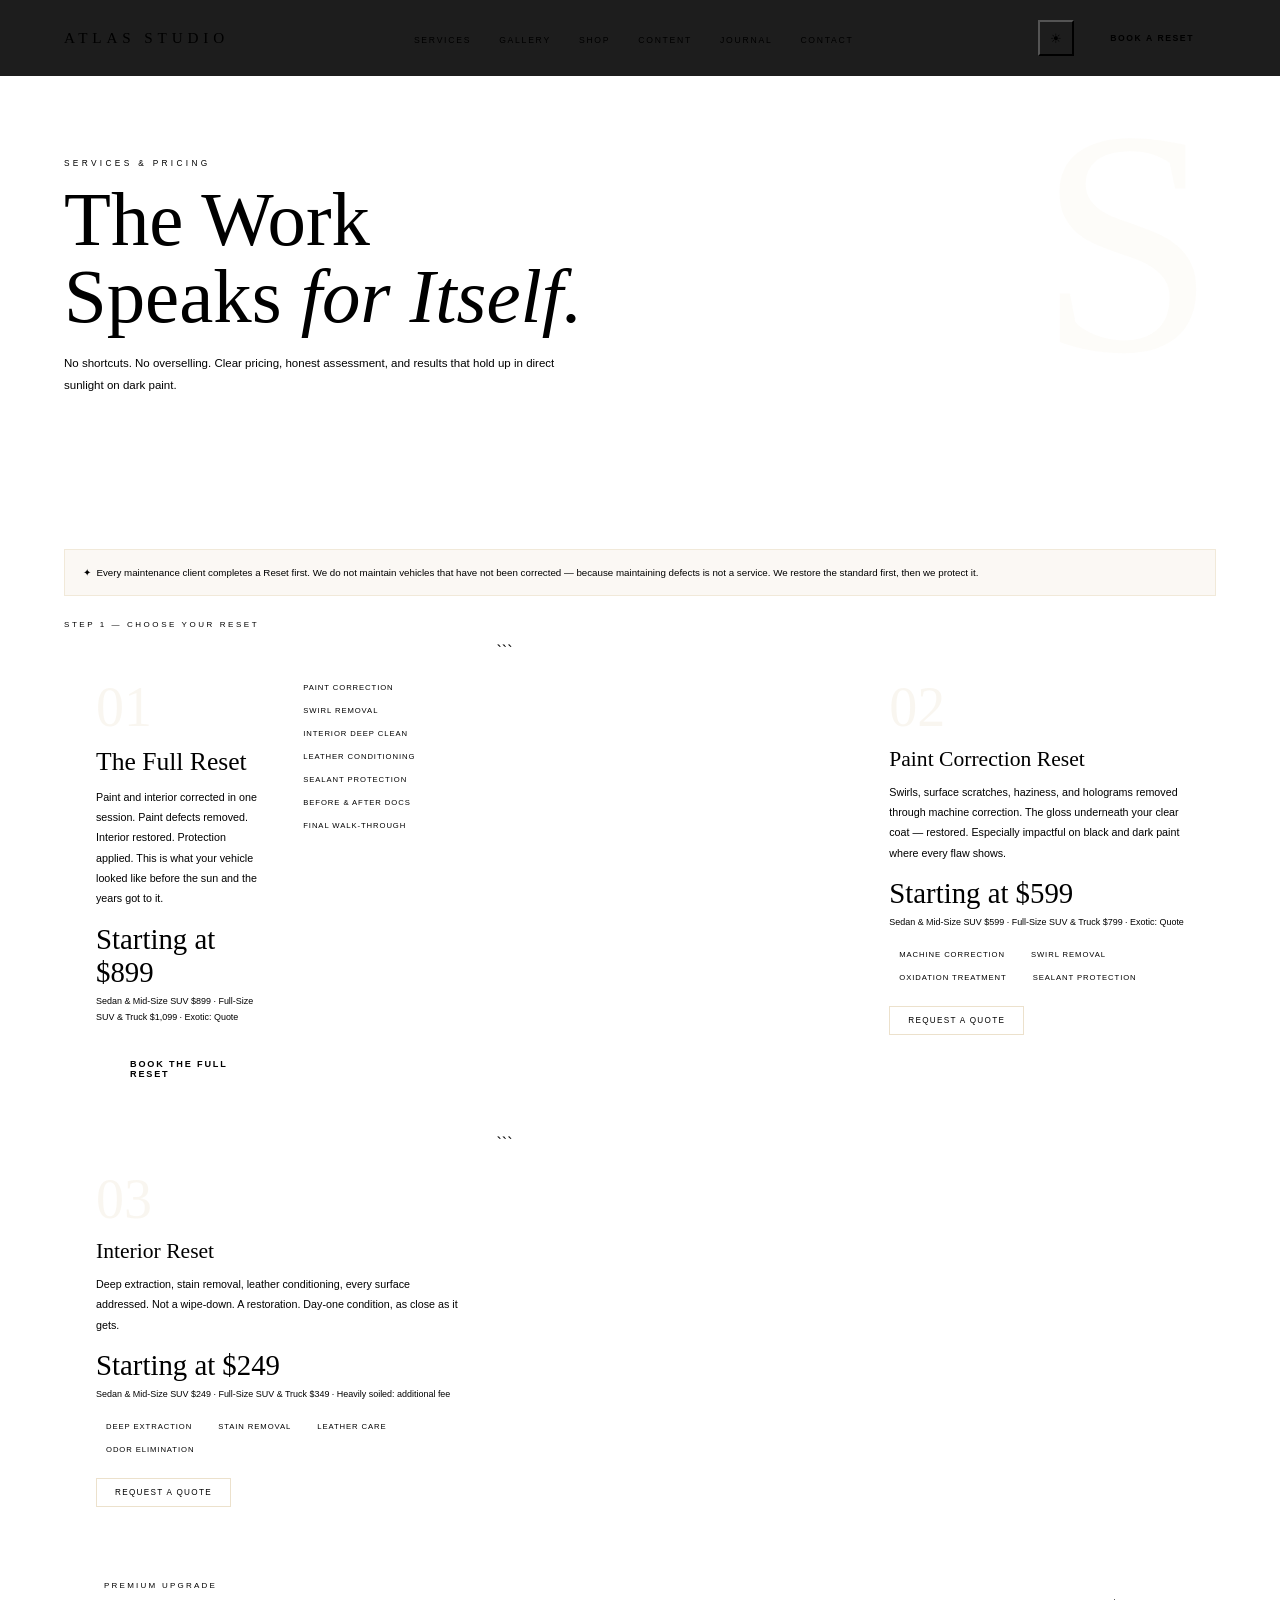
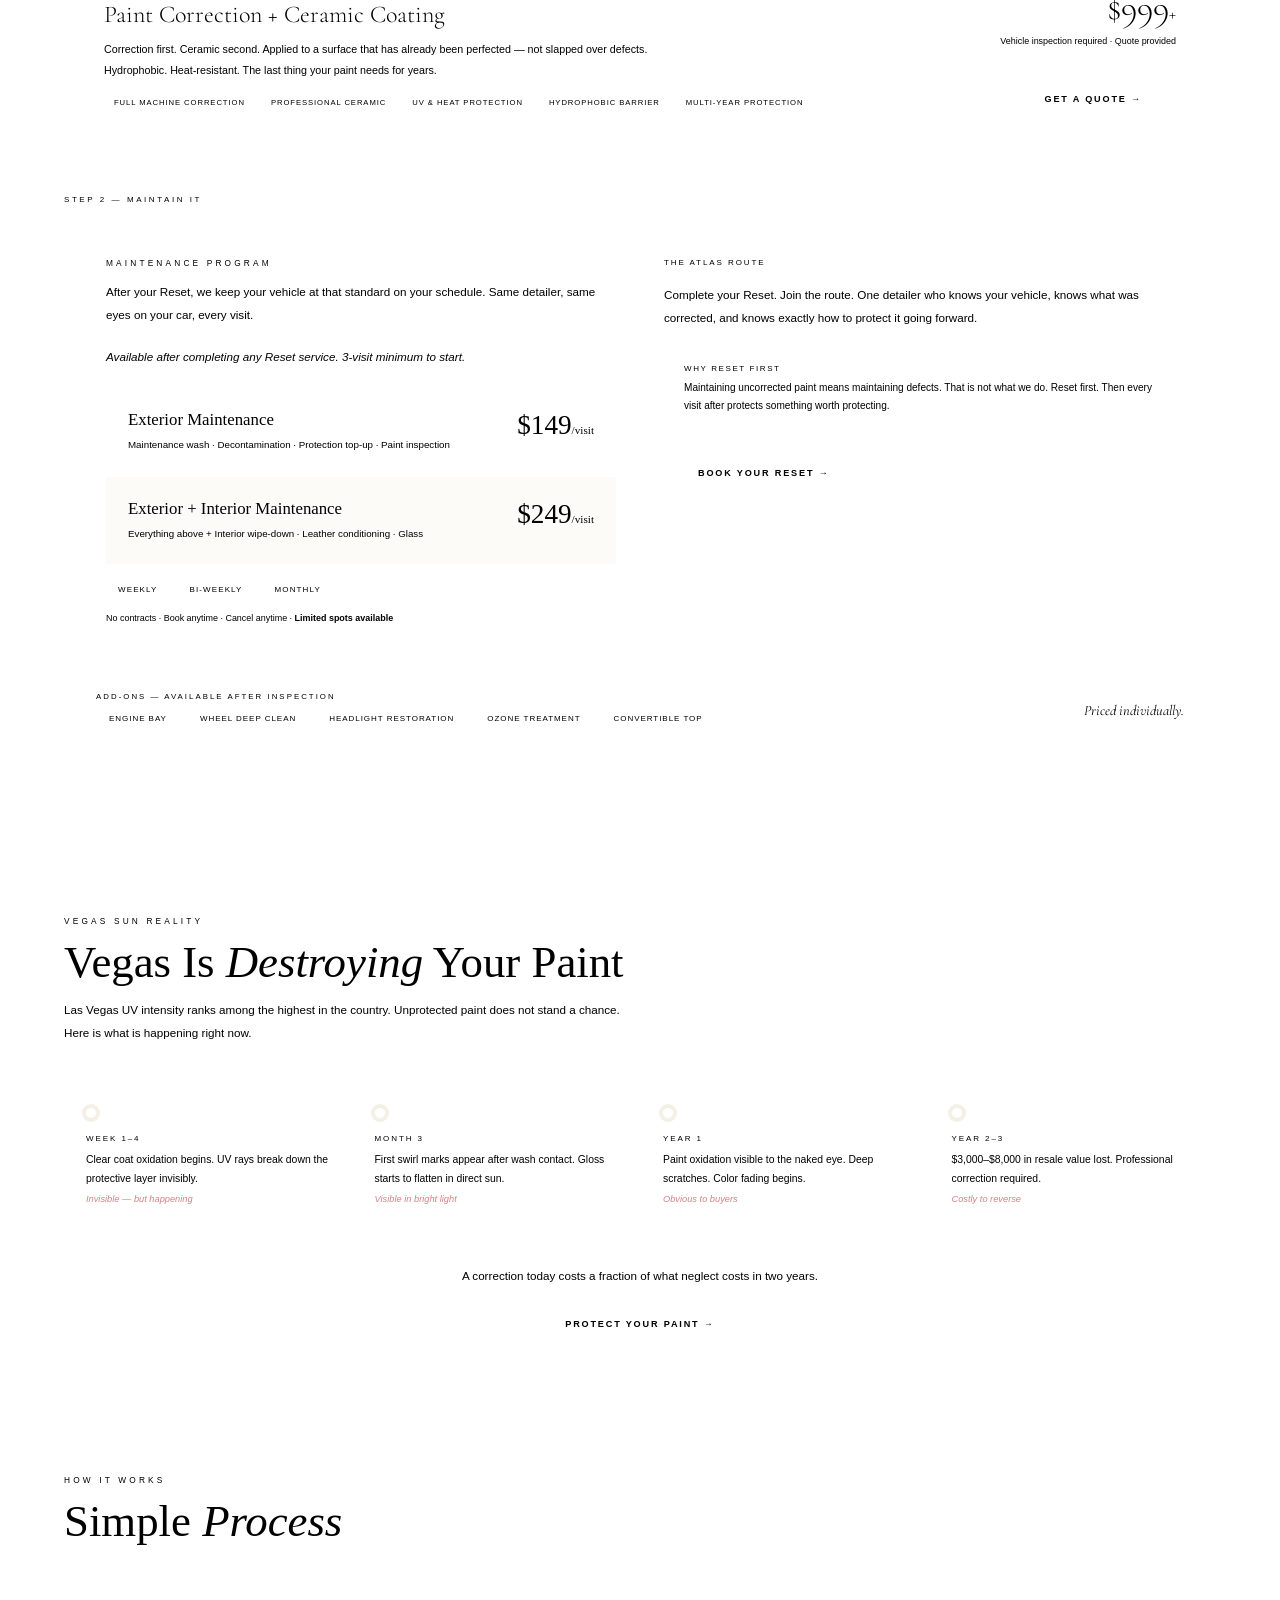
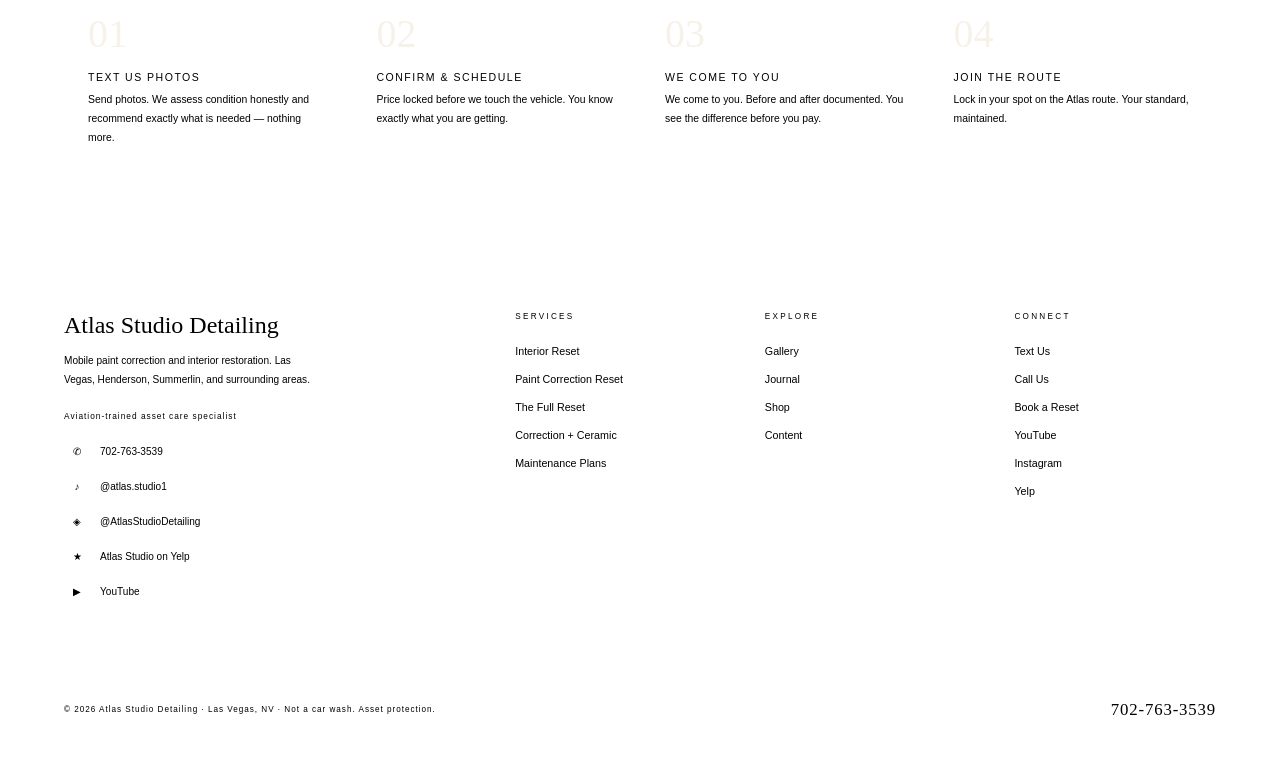
<file: services.html>
<!DOCTYPE html>

<html lang="en" data-theme="dark">
<head>
<meta charset="UTF-8"><meta name="viewport" content="width=device-width,initial-scale=1.0">
<title>Services & Pricing | Atlas Studio Detailing Las Vegas</title>
<meta name="description" content="Paint Correction from $599, Interior Reset from $249, Full Reset from $899, Ceramic Coating from $999. Mobile detailing in Las Vegas, Henderson, and Summerlin. No surprises.">
<meta name="keywords" content="paint correction Las Vegas, ceramic coating Las Vegas, interior detailing Las Vegas, mobile detailing prices Las Vegas, car detailing Henderson">
<meta name="robots" content="index, follow">
<meta name="author" content="Atlas Studio Detailing">
<meta name="geo.region" content="US-NV">
<meta name="geo.placename" content="Las Vegas">
<!-- Open Graph -->
<meta property="og:type" content="website">
<meta property="og:title" content="Mobile Detailing Services & Pricing — Las Vegas">
<meta property="og:description" content="Clear pricing. Paint Correction $599+, Interior Reset $249+, Full Reset $899+, Ceramic Coating $999+. Mobile detailing Las Vegas.">
<meta property="og:site_name" content="Atlas Studio Detailing">
<meta property="og:locale" content="en_US">
<!-- Twitter Card -->
<meta name="twitter:card" content="summary_large_image">
<meta name="twitter:title" content="Mobile Detailing Services & Pricing — Las Vegas">
<meta name="twitter:description" content="Clear pricing. Paint Correction $599+, Interior Reset $249+, Full Reset $899+, Ceramic Coating $999+. Mobile detailing Las Vegas.">
<!-- Canonical -->
<link rel="canonical" href="https://atlasstudiodetailing.com/services.html">
<script type="application/ld+json">
{
  "@context": "https://schema.org",
  "@type": "LocalBusiness",
  "name": "Atlas Studio Detailing",
  "description": "Mobile paint correction, interior reset, and ceramic coating services in Las Vegas, Henderson, and Summerlin. Aviation-trained asset care specialist.",
  "url": "https://atlasstudiodetailing.com",
  "telephone": "+17027633539",
  "priceRange": "$$$",
  "image": "https://atlasstudiodetailing.com/tesla-exterior.jpg",
  "address": {
    "@type": "PostalAddress",
    "addressLocality": "Las Vegas",
    "addressRegion": "NV",
    "addressCountry": "US"
  },
  "geo": {
    "@type": "GeoCoordinates",
    "latitude": "36.1699",
    "longitude": "-115.1398"
  },
  "areaServed": [
    {"@type": "City", "name": "Las Vegas"},
    {"@type": "City", "name": "Henderson"},
    {"@type": "City", "name": "Summerlin"},
    {"@type": "City", "name": "North Las Vegas"},
    {"@type": "City", "name": "Enterprise"},
    {"@type": "City", "name": "Spring Valley"}
  ],
  "serviceType": [
    "Mobile Auto Detailing",
    "Paint Correction",
    "Ceramic Coating",
    "Interior Detailing",
    "Car Detailing"
  ],
  "sameAs": [
    "https://www.instagram.com/AtlasStudioDetailing",
    "https://www.youtube.com/@AtlasStudioDetailing",
    "https://www.tiktok.com/@atlas.studio1",
    "https://yelp.to/VJHCYR6-HA"
  ],
  "openingHours": "Mo-Su 07:00-19:00",
  "hasMap": "https://maps.google.com/?q=Las+Vegas+NV"
}
</script>
<link rel="preconnect" href="https://fonts.googleapis.com"><link rel="preconnect" href="https://fonts.gstatic.com" crossorigin><link href="https://fonts.googleapis.com/css2?family=Cormorant+Garamond:ital,wght@0,300;0,400;0,600;1,300;1,400&family=Montserrat:wght@300;400;500;600;700&display=swap" rel="stylesheet">
<style>/* ═══════════════════════════════════════════════════
   ATLAS STUDIO — GLOBAL DESIGN SYSTEM v3.0
   State of the Art · Premium · Las Vegas
═══════════════════════════════════════════════════ */

/* ── THEME VARIABLES ── */
:root {
–black:     #0a0a0a;
–dark:      #111111;
–charcoal:  #171717;
–surface:   #1c1c1c;
–white:     #f6f3ee;
–gold:      #c8a96e;
–gold-lt:   #dfc18e;
–gold-dim:  rgba(200,169,110,.12);
–gold-glow: rgba(200,169,110,.25);
–muted:     #908b86;
–mid:       #b5afa9;
–copy:      #d0cbc4;
–border:    rgba(255,255,255,.07);
–border-gold: rgba(200,169,110,.2);
–glass-bg:  rgba(255,255,255,.04);
–glass-border: rgba(255,255,255,.09);
–shadow:    0 24px 60px rgba(0,0,0,.45);
/* Light mode overrides applied via [data-theme=“light”] */
}

[data-theme=“light”] {
–black:     #f0ece4;
–dark:      #e8e4dc;
–charcoal:  #dedad2;
–surface:   #f5f2ec;
–white:     #1a1814;
–muted:     #6b6560;
–mid:       #5a5550;
–copy:      #3a3630;
–border:    rgba(0,0,0,.08);
–border-gold: rgba(160,120,60,.25);
–glass-bg:  rgba(0,0,0,.03);
–glass-border: rgba(0,0,0,.1);
–shadow:    0 24px 60px rgba(0,0,0,.12);
}

/* ── RESET & BASE ── */
*,*::before,*::after{margin:0;padding:0;box-sizing:border-box}
html{scroll-behavior:smooth;font-size:16px}
body{
background:var(–black);
color:var(–white);
font-family:‘Montserrat’,sans-serif;
overflow-x:hidden;
-webkit-font-smoothing:antialiased;
transition:background .35s,color .35s;
}

/* ── ZERO BLUE LINKS ── */
a,a:link,a:visited,a:hover,a:active,a:focus{
color:inherit!important;
text-decoration:none!important;
-webkit-tap-highlight-color:transparent;
}

/* ── CUSTOM CURSOR ── */
.cursor{
position:fixed;width:8px;height:8px;
background:var(–gold);border-radius:50%;
pointer-events:none;z-index:9999;
transform:translate(-50%,-50%);
transition:transform .15s cubic-bezier(.16,1,.3,1),
background .2s,width .2s,height .2s;
mix-blend-mode:normal;
}
.cursor-ring{
position:fixed;width:36px;height:36px;
border:1.5px solid var(–gold);border-radius:50%;
pointer-events:none;z-index:9998;
transform:translate(-50%,-50%);
transition:left .1s,top .1s,
width .3s cubic-bezier(.16,1,.3,1),
height .3s cubic-bezier(.16,1,.3,1),
opacity .3s,border-color .2s;
opacity:.4;
}
.cursor.active{transform:translate(-50%,-50%) scale(0);background:var(–gold-lt)}
.cursor-ring.active{width:56px;height:56px;opacity:.65}

/* ── NAVIGATION ── */
nav{
position:fixed;top:0;left:0;right:0;z-index:600;
padding:20px 5vw;
display:flex;align-items:center;justify-content:space-between;
background:rgba(10,10,10,.92);
backdrop-filter:blur(20px) saturate(180%);
-webkit-backdrop-filter:blur(20px) saturate(180%);
border-bottom:1px solid var(–border-gold);
transition:padding .3s,background .3s;
}
[data-theme=“light”] nav{background:rgba(240,236,228,.92)}
nav.scrolled{padding:13px 5vw}
.nav-logo{
font-family:‘Cormorant Garamond’,serif;
font-size:.95rem;font-weight:400;
letter-spacing:.32em;text-transform:uppercase;
color:var(–white)!important;
}
.nav-logo span{color:var(–gold)!important}
.nav-links{display:flex;gap:28px;list-style:none}
.nav-links a{
color:var(–mid)!important;
font-size:.54rem;letter-spacing:.2em;
text-transform:uppercase;font-weight:500;
transition:color .25s;
padding-bottom:3px;
border-bottom:1px solid transparent;
}
.nav-links a:hover,.nav-links a.active{
color:var(–gold)!important;
border-bottom-color:var(–gold);
}
.nav-right{display:flex;align-items:center;gap:14px}

/* Theme toggle */
.theme-toggle{
width:36px;height:36px;
border:1px solid var(–border-gold);
background:transparent;
color:var(–gold)!important;
font-size:.8rem;
display:flex;align-items:center;justify-content:center;
cursor:pointer;transition:background .25s,transform .25s;
flex-shrink:0;
}
.theme-toggle:hover{background:var(–gold-dim);transform:rotate(20deg)}

/* Mobile menu toggle */
.nav-hamburger{
display:none;
flex-direction:column;gap:5px;
cursor:pointer;padding:6px;
}
.nav-hamburger span{
display:block;width:22px;height:1.5px;
background:var(–gold);
transition:transform .3s,opacity .3s;
}
.nav-hamburger.open span:nth-child(1){transform:translateY(6.5px) rotate(45deg)}
.nav-hamburger.open span:nth-child(2){opacity:0}
.nav-hamburger.open span:nth-child(3){transform:translateY(-6.5px) rotate(-45deg)}

/* Mobile menu */
.mobile-menu{
position:fixed;top:0;left:0;right:0;bottom:0;
background:rgba(10,10,10,.98);
z-index:590;
display:flex;flex-direction:column;align-items:center;justify-content:center;
gap:6px;
opacity:0;pointer-events:none;
transition:opacity .3s;
}
.mobile-menu.open{opacity:1;pointer-events:all}
.mobile-menu a{
font-family:‘Cormorant Garamond’,serif;
font-size:clamp(2rem,7vw,3rem);
font-weight:300;color:var(–white)!important;
letter-spacing:.1em;
padding:10px 0;
opacity:0;transform:translateY(20px);
transition:opacity .35s,transform .35s,color .25s;
}
.mobile-menu.open a{opacity:1;transform:translateY(0)}
.mobile-menu.open a:nth-child(1){transition-delay:.05s}
.mobile-menu.open a:nth-child(2){transition-delay:.1s}
.mobile-menu.open a:nth-child(3){transition-delay:.15s}
.mobile-menu.open a:nth-child(4){transition-delay:.2s}
.mobile-menu.open a:nth-child(5){transition-delay:.25s}
.mobile-menu.open a:nth-child(6){transition-delay:.3s}
.mobile-menu.open a:nth-child(7){transition-delay:.35s}
.mobile-menu a:hover{color:var(–gold)!important}

.nav-cta{
font-size:.54rem;letter-spacing:.18em;
text-transform:uppercase;font-weight:700;
color:var(–black)!important;
background:var(–gold);padding:10px 22px;
transition:background .25s,transform .2s;
white-space:nowrap;
}
.nav-cta:hover{background:var(–gold-lt);transform:translateY(-1px)}

/* ── INNER PAGE HERO ── */
.page-hero{
padding:158px 5vw 88px;
background:var(–charcoal);
position:relative;overflow:hidden;
}
.page-hero::after{
content:’’;position:absolute;
bottom:0;left:0;right:0;height:1px;
background:linear-gradient(to right,transparent,var(–gold),transparent);
}
.ph-eyebrow{
font-size:.52rem;letter-spacing:.4em;
text-transform:uppercase;color:var(–gold);
margin-bottom:14px;
display:flex;align-items:center;gap:12px;
}
.ph-eyebrow::before{content:’’;display:block;width:30px;height:1px;background:var(–gold)}
.ph-title{
font-family:‘Cormorant Garamond’,serif;
font-size:clamp(2.8rem,6vw,5rem);
font-weight:300;line-height:1;color:var(–white);
}
.ph-title em{font-style:italic;color:var(–gold)}
.ph-sub{
font-size:.72rem;color:var(–mid);
line-height:1.95;max-width:500px;
margin-top:16px;font-weight:300;
}
.ph-letter{
position:absolute;right:5vw;top:50%;
transform:translateY(-50%);
font-family:‘Cormorant Garamond’,serif;
font-size:20rem;font-weight:300;
color:rgba(200,169,110,.04);
line-height:1;pointer-events:none;user-select:none;
}

/* ── SECTION SYSTEM ── */
.label{
font-size:.52rem;letter-spacing:.38em;
text-transform:uppercase;color:var(–gold);
margin-bottom:12px;
display:flex;align-items:center;gap:12px;
}
.label::before{content:’’;display:block;width:30px;height:1px;background:var(–gold)}
.title{
font-family:‘Cormorant Garamond’,serif;
font-size:clamp(2rem,3.5vw,3rem);
font-weight:300;line-height:1.1;color:var(–white);
}
.title em{font-style:italic;color:var(–gold)}
.copy{font-size:.73rem;line-height:2;color:var(–copy);font-weight:300}

/* ── GLASS MORPHISM ── */
.glass{
background:var(–glass-bg);
backdrop-filter:blur(24px) saturate(160%);
-webkit-backdrop-filter:blur(24px) saturate(160%);
border:1px solid var(–glass-border);
}
.glass-gold{
background:rgba(200,169,110,.06);
backdrop-filter:blur(24px);
-webkit-backdrop-filter:blur(24px);
border:1px solid rgba(200,169,110,.18);
}

/* ── BUTTONS ── */
.btn-gold{
background:var(–gold);color:var(–black)!important;
padding:14px 34px;font-size:.57rem;
letter-spacing:.2em;text-transform:uppercase;font-weight:700;
transition:background .25s,transform .2s,box-shadow .25s;
display:inline-block;position:relative;overflow:hidden;
}
.btn-gold::before{
content:’’;position:absolute;inset:0;
background:rgba(255,255,255,.12);
transform:translateX(-100%);transition:transform .35s;
}
.btn-gold:hover{background:var(–gold-lt);transform:translateY(-2px);box-shadow:0 12px 32px rgba(200,169,110,.3);color:var(–black)!important}
.btn-gold:hover::before{transform:translateX(0)}

.btn-dark{
background:var(–dark);color:var(–white)!important;
padding:14px 34px;font-size:.57rem;
letter-spacing:.2em;text-transform:uppercase;font-weight:700;
border:1px solid rgba(255,255,255,.1);
transition:all .25s;display:inline-block;
}
.btn-dark:hover{background:var(–surface);border-color:var(–gold);transform:translateY(-2px);color:var(–white)!important}

.btn-outline{
color:var(–white)!important;padding:13px 30px;
font-size:.55rem;letter-spacing:.18em;
text-transform:uppercase;font-weight:500;
border:1px solid rgba(255,255,255,.18);
transition:all .25s;display:inline-block;
}
.btn-outline:hover{border-color:var(–gold);color:var(–gold)!important;transform:translateY(-1px)}

.btn-ghost{
color:var(–gold)!important;padding:9px 18px;
font-size:.51rem;letter-spacing:.16em;
text-transform:uppercase;
border:1px solid rgba(200,169,110,.35);
transition:all .25s;display:inline-block;
}
.btn-ghost:hover{background:var(–gold);color:var(–black)!important;transform:translateY(-1px)}

.btn-black{
background:var(–black);color:var(–white)!important;
padding:14px 34px;font-size:.57rem;
letter-spacing:.2em;text-transform:uppercase;font-weight:700;
border:1px solid rgba(255,255,255,.08);
transition:all .25s;display:inline-block;
}
.btn-black:hover{background:#181818;border-color:var(–gold-dim);transform:translateY(-1px);color:var(–white)!important}

/* ── MARQUEE ── */
.marquee-wrap{
overflow:hidden;padding:38px 0;
border-top:1px solid var(–border);
border-bottom:1px solid var(–border);
background:var(–black);
}
.marquee-track{
display:flex;gap:48px;
animation:marquee 30s linear infinite;
white-space:nowrap;
}
.m-item{
font-family:‘Cormorant Garamond’,serif;
font-size:1.75rem;font-weight:300;
color:#3a3a3a;
display:flex;align-items:center;gap:24px;flex-shrink:0;
transition:color .3s;
}
.m-item.bright{color:var(–mid)}
.m-dot{width:4px;height:4px;background:var(–gold);border-radius:50%;flex-shrink:0}
@keyframes marquee{0%{transform:translateX(0)}100%{transform:translateX(-50%)}}

/* ── SCROLL REVEAL ── */
.reveal{opacity:1;transform:none;transition:opacity .75s ease,transform .75s ease}
.js-ready .reveal{opacity:0;transform:translateY(28px)}
.js-ready .reveal.in-view{opacity:1!important;transform:none!important}
.js-ready .reveal.delay-1{transition-delay:.1s}
.js-ready .reveal.delay-2{transition-delay:.2s}
.js-ready .reveal.delay-3{transition-delay:.3s}

/* ── FOOTER ── */
footer{background:var(–charcoal);border-top:1px solid var(–border);padding:72px 5vw 40px}
.footer-grid{display:grid;grid-template-columns:2fr 1fr 1fr 1fr;gap:48px;margin-bottom:58px}
.footer-brand{
font-family:‘Cormorant Garamond’,serif;
font-size:1.5rem;font-weight:300;color:var(–white);margin-bottom:12px;
}
.footer-brand span{color:var(–gold)!important}
.footer-tag{font-size:.63rem;color:var(–muted);line-height:1.9;max-width:250px;margin-bottom:22px;font-weight:300}
.footer-credential{
font-size:.52rem;letter-spacing:.12em;
color:var(–gold);margin-bottom:18px;
display:flex;align-items:center;gap:8px;
}
.footer-credential::before{content:‘✦’;font-size:.6rem}
.footer-row{
display:flex;align-items:center;gap:10px;
font-size:.63rem;color:var(–mid)!important;
margin-bottom:9px;transition:color .25s;
}
.footer-row:hover{color:var(–gold)!important}
.f-ico{
width:26px;height:26px;
border:1px solid var(–border);
display:flex;align-items:center;justify-content:center;
font-size:.62rem;flex-shrink:0;color:var(–muted);
}
.footer-head{
font-size:.51rem;letter-spacing:.28em;
text-transform:uppercase;color:var(–gold);margin-bottom:20px;
}
.footer-list{list-style:none;display:flex;flex-direction:column;gap:10px}
.footer-list a{font-size:.67rem;color:var(–muted)!important;transition:color .25s;font-weight:300}
.footer-list a:hover{color:var(–white)!important}
.footer-bottom{
display:flex;justify-content:space-between;align-items:center;
padding-top:28px;border-top:1px solid var(–border);
}
.footer-copy{font-size:.51rem;color:var(–muted);letter-spacing:.12em}
.footer-tel{
font-family:‘Cormorant Garamond’,serif;
font-size:1.05rem;color:var(–gold)!important;letter-spacing:.05em;
}

/* ── SHARED ANIMATIONS ── */
@keyframes fadeUp{from{opacity:0;transform:translateY(24px)}to{opacity:1;transform:translateY(0)}}
@keyframes fadeIn{from{opacity:0}to{opacity:1}}
@keyframes pulse{0%,100%{box-shadow:0 0 0 0 rgba(200,169,110,.4)}50%{box-shadow:0 0 0 8px rgba(200,169,110,0)}}

/* ── RESPONSIVE ── */
@media(max-width:860px){
body{cursor:auto}
.cursor,.cursor-ring{display:none}
.nav-links{display:none}
.nav-hamburger{display:flex}
nav{padding:16px 5vw}
.footer-grid{grid-template-columns:1fr 1fr;gap:32px}
.ph-letter{display:none}
.page-hero{padding:128px 5vw 60px}
}
@media(max-width:520px){.footer-grid{grid-template-columns:1fr}}

.svc-body{padding:64px 5vw 100px}
.svc-grid{display:grid;grid-template-columns:1.2fr 1fr 1fr;gap:2px;margin-bottom:2px}
.svc-card{background:var(–charcoal);padding:36px 32px;position:relative;overflow:hidden;transition:background .3s,transform .3s}
.svc-card:hover{background:var(–surface);transform:translateY(-3px)}
.svc-card.feat{background:var(–surface);border:1px solid var(–border-gold)}
.feat-inner{display:grid;grid-template-columns:1fr 1fr;gap:28px;align-items:start}
.sn{font-family:“Cormorant Garamond”,serif;font-size:3.5rem;font-weight:300;color:rgba(200,169,110,.1);line-height:1;margin-bottom:12px}
.sname{font-family:“Cormorant Garamond”,serif;font-size:1.35rem;font-weight:300;color:var(–white);margin-bottom:10px}
.svc-card.feat .sname{color:var(–gold);font-size:1.6rem}
.sdesc{font-size:.67rem;color:var(–copy);line-height:1.9;margin-bottom:14px;font-weight:300}
.sprice{font-family:“Cormorant Garamond”,serif;font-size:1.8rem;font-weight:300;color:var(–gold);margin-bottom:4px}
.stier{font-size:.56rem;color:var(–muted);margin-bottom:16px;line-height:1.8}
.stags{display:flex;flex-wrap:wrap;gap:6px;margin-bottom:16px}
.stag{font-size:.48rem;letter-spacing:.12em;text-transform:uppercase;color:var(–muted);background:rgba(255,255,255,.04);border:1px solid var(–border);padding:4px 10px}
.svc-card.feat .stag{border-color:rgba(200,169,110,.2);color:var(–mid)}
.route-note{background:rgba(200,169,110,.08);border:1px solid rgba(200,169,110,.2);padding:14px 18px;margin-bottom:16px}
.route-note p{font-size:.61rem;color:var(–gold);line-height:1.75}
/* Ceramic card */
.ceramic-band{background:var(–black);border:1px solid var(–border-gold);padding:36px 40px;display:grid;grid-template-columns:1fr auto;gap:40px;align-items:center;margin-bottom:2px}
.ceramic-band:hover{border-color:var(–gold)}
.cb-left .sname{margin-bottom:8px}
.cb-price{text-align:right}
.cb-price .sprice{font-size:2.2rem}
/* Maintenance */
.maint-section{background:var(–charcoal);border-left:3px solid var(–gold);padding:40px 42px;margin-bottom:2px}
.maint-grid{display:grid;grid-template-columns:1fr 1fr;gap:48px}
.maint-plan{background:var(–glass-bg);border:1px solid var(–glass-border);padding:22px;display:flex;justify-content:space-between;align-items:flex-start;gap:20px;margin-bottom:2px;transition:border-color .25s,transform .25s}
.maint-plan:hover{border-color:var(–border-gold);transform:translateY(-2px)}
.maint-plan.hi{background:rgba(200,169,110,.05);border-color:rgba(200,169,110,.2)}
.mp-name{font-family:“Cormorant Garamond”,serif;font-size:1.05rem;color:var(–white);margin-bottom:6px}
.maint-plan.hi .mp-name{color:var(–gold)}
.mp-desc{font-size:.61rem;color:var(–muted);line-height:1.75}
.mp-price{font-family:“Cormorant Garamond”,serif;font-size:1.7rem;color:var(–gold);white-space:nowrap}
.mp-per{font-size:.7rem;color:var(–muted)}
.freq{display:flex;gap:8px;margin-top:16px;flex-wrap:wrap}
.freq span{font-size:.5rem;letter-spacing:.14em;text-transform:uppercase;color:var(–muted);border:1px solid var(–border);padding:5px 12px}
.maint-note{font-size:.56rem;color:var(–muted);margin-top:12px;line-height:1.7}
.upgrades{background:var(–surface);padding:24px 32px;display:flex;align-items:center;justify-content:space-between;gap:24px;flex-wrap:wrap;margin-top:2px}
.upg-tags{display:flex;flex-wrap:wrap;gap:7px}
.upg-tag{font-size:.5rem;letter-spacing:.12em;text-transform:uppercase;color:var(–gold);border:1px solid var(–border-gold);padding:5px 13px;transition:background .2s}
.upg-tag:hover{background:var(–gold-dim)}
/* Sun timeline */
.sun-section{padding:64px 5vw;background:var(–charcoal);position:relative;overflow:hidden}
.sun-section::before{content:””;position:absolute;inset:0;background:radial-gradient(ellipse at 70% 50%,rgba(200,169,110,.07) 0%,transparent 65%)}
.sun-timeline{display:grid;grid-template-columns:repeat(4,1fr);gap:2px;margin-top:36px}
.st-point{background:var(–surface);padding:28px 22px;transition:background .25s,transform .25s}
.st-point:hover{background:#222;transform:translateY(-3px)}
.st-dot{width:10px;height:10px;border-radius:50%;background:var(–gold);margin-bottom:16px;box-shadow:0 0 0 4px rgba(200,169,110,.18)}
.st-n{font-size:.5rem;letter-spacing:.24em;text-transform:uppercase;color:var(–gold);margin-bottom:8px}
.st-l{font-size:.65rem;color:var(–copy);line-height:1.75}
.st-damage{font-size:.58rem;color:rgba(200,100,100,.8);margin-top:6px;font-style:italic}
.steps-sec{padding:64px 5vw;background:var(–black)}
.steps-grid{display:grid;grid-template-columns:repeat(4,1fr);gap:2px;margin-top:36px}
.step{background:var(–charcoal);padding:28px 24px;transition:background .25s,transform .25s}
.step:hover{background:var(–surface);transform:translateY(-3px)}
.step-n{font-family:“Cormorant Garamond”,serif;font-size:2.5rem;color:rgba(200,169,110,.15);margin-bottom:14px}
.step-name{font-size:.66rem;letter-spacing:.14em;text-transform:uppercase;color:var(–gold);margin-bottom:8px}
.step-desc{font-size:.65rem;color:var(–copy);line-height:1.8}
@media(max-width:960px){.svc-grid{grid-template-columns:1fr}.feat-inner{grid-template-columns:1fr}.ceramic-band{grid-template-columns:1fr}.cb-price{text-align:left}.maint-grid{grid-template-columns:1fr;gap:24px}.sun-timeline{grid-template-columns:1fr 1fr}.steps-grid{grid-template-columns:1fr 1fr}}
@media(max-width:520px){.sun-timeline{grid-template-columns:1fr}.steps-grid{grid-template-columns:1fr}}
</style>

</head>
<body>
<div class="cursor" id="cur"></div><div class="cursor-ring" id="curRing"></div>
<div class="mobile-menu" id="mobileMenu"><a href="index.html" onclick="toggleMobileMenu()">Home</a><a href="services.html" onclick="toggleMobileMenu()">Services</a><a href="gallery.html" onclick="toggleMobileMenu()">Gallery</a><a href="shop.html" onclick="toggleMobileMenu()">Shop</a><a href="content.html" onclick="toggleMobileMenu()">Content</a><a href="blog.html" onclick="toggleMobileMenu()">Journal</a><a href="booking.html" onclick="toggleMobileMenu()">Contact</a></div>
<nav id="nav"><a href="index.html" class="nav-logo">Atlas <span>Studio</span></a><ul class="nav-links"><li><a href="services.html" class="active">Services</a></li><li><a href="gallery.html">Gallery</a></li><li><a href="shop.html">Shop</a></li><li><a href="content.html">Content</a></li><li><a href="blog.html">Journal</a></li><li><a href="booking.html">Contact</a></li></ul><div class="nav-right"><button class="theme-toggle" onclick="toggleTheme()" title="Toggle theme">☀</button><a href="booking.html" class="nav-cta">Book a Reset</a><div class="nav-hamburger" id="navBurger" onclick="toggleMobileMenu()"><span></span><span></span><span></span></div></div></nav>

<div class="page-hero">
  <div class="ph-eyebrow">Services &amp; Pricing</div>
  <h1 class="ph-title">The Work<br>Speaks <em>for Itself.</em></h1>
  <p class="ph-sub">No shortcuts. No overselling. Clear pricing, honest assessment, and results that hold up in direct sunlight on dark paint.</p>
  <div class="ph-letter">S</div>
</div>

<div class="svc-body">

  <!-- Route note -->

  <div class="route-note reveal" style="margin-bottom:24px">
    <p>✦ &nbsp;Every maintenance client completes a Reset first. We do not maintain vehicles that have not been corrected — because maintaining defects is not a service. We restore the standard first, then we protect it.</p>
  </div>

  <div style="font-size:.5rem;letter-spacing:.32em;text-transform:uppercase;color:var(--gold);margin-bottom:14px">Step 1 — Choose Your Reset</div>

  <div class="svc-grid">
    <!-- Full Reset - featured -->
    <div class="svc-card feat reveal">
      <div class="feat-inner">
        <div>
          <div class="sn">01</div>
          <div class="sname">The Full Reset</div>
          <div class="sdesc">Paint and interior corrected in one session. Paint defects removed. Interior restored. Protection applied. This is what your vehicle looked like before the sun and the years got to it.</div>
          <div class="sprice">Starting at $899</div>
          <div class="stier">Sedan &amp; Mid-Size SUV $899 · Full-Size SUV &amp; Truck $1,099 · Exotic: Quote</div>
          <div style="margin-top:20px"><a href="booking.html" class="btn-gold">Book the Full Reset</a></div>
        </div>
        <div>
          <div class="stags">
            <span class="stag">Paint Correction</span>
            <span class="stag">Swirl Removal</span>
            <span class="stag">Interior Deep Clean</span>
            <span class="stag">Leather Conditioning</span>
            <span class="stag">Sealant Protection</span>
            <span class="stag">Before &amp; After Docs</span>
            <span class="stag">Final Walk-Through</span>
          </div>
        </div>
      </div>
    </div>

```
<!-- Paint Correction -->
<div class="svc-card reveal">
  <div class="sn">02</div>
  <div class="sname">Paint Correction Reset</div>
  <div class="sdesc">Swirls, surface scratches, haziness, and holograms removed through machine correction. The gloss underneath your clear coat — restored. Especially impactful on black and dark paint where every flaw shows.</div>
  <div class="sprice">Starting at $599</div>
  <div class="stier">Sedan &amp; Mid-Size SUV $599 · Full-Size SUV &amp; Truck $799 · Exotic: Quote</div>
  <div class="stags"><span class="stag">Machine Correction</span><span class="stag">Swirl Removal</span><span class="stag">Oxidation Treatment</span><span class="stag">Sealant Protection</span></div>
  <div style="margin-top:20px"><a href="booking.html" class="btn-ghost">Request a Quote</a></div>
</div>

<!-- Interior Reset -->
<div class="svc-card reveal">
  <div class="sn">03</div>
  <div class="sname">Interior Reset</div>
  <div class="sdesc">Deep extraction, stain removal, leather conditioning, every surface addressed. Not a wipe-down. A restoration. Day-one condition, as close as it gets.</div>
  <div class="sprice">Starting at $249</div>
  <div class="stier">Sedan &amp; Mid-Size SUV $249 · Full-Size SUV &amp; Truck $349 · Heavily soiled: additional fee</div>
  <div class="stags"><span class="stag">Deep Extraction</span><span class="stag">Stain Removal</span><span class="stag">Leather Care</span><span class="stag">Odor Elimination</span></div>
  <div style="margin-top:20px"><a href="booking.html" class="btn-ghost">Request a Quote</a></div>
</div>
```

  </div>

  <!-- Ceramic band -->

  <div class="ceramic-band reveal">
    <div class="cb-left">
      <div style="font-size:.5rem;letter-spacing:.28em;text-transform:uppercase;color:var(--gold);margin-bottom:10px">Premium Upgrade</div>
      <div class="sname" style="font-family:'Cormorant Garamond',serif;font-size:1.5rem;font-weight:300;color:var(--white);margin-bottom:10px">Paint Correction + Ceramic Coating</div>
      <p class="sdesc" style="max-width:580px">Correction first. Ceramic second. Applied to a surface that has already been perfected — not slapped over defects. Hydrophobic. Heat-resistant. The last thing your paint needs for years.</p>
      <div class="stags"><span class="stag">Full Machine Correction</span><span class="stag">Professional Ceramic</span><span class="stag">UV &amp; Heat Protection</span><span class="stag">Hydrophobic Barrier</span><span class="stag">Multi-Year Protection</span></div>
    </div>
    <div class="cb-price">
      <div class="sprice" style="font-family:'Cormorant Garamond',serif;font-size:2.2rem;color:var(--gold);">$999<span style="font-size:1.1rem">+</span></div>
      <div class="stier" style="text-align:right">Vehicle inspection required · Quote provided</div>
      <a href="booking.html" class="btn-gold" style="margin-top:14px;display:inline-block">Get a Quote →</a>
    </div>
  </div>

  <!-- Maintenance -->

  <div style="font-size:.5rem;letter-spacing:.32em;text-transform:uppercase;color:var(--gold);margin:32px 0 14px">Step 2 — Maintain It</div>
  <div class="maint-section reveal">
    <div class="maint-grid">
      <div>
        <div class="label">Maintenance Program</div>
        <p class="copy" style="margin-bottom:18px">After your Reset, we keep your vehicle at that standard on your schedule. Same detailer, same eyes on your car, every visit.</p>
        <p class="copy" style="font-style:italic;color:var(--muted);margin-bottom:20px">Available after completing any Reset service. 3-visit minimum to start.</p>
        <div class="maint-plan">
          <div><div class="mp-name">Exterior Maintenance</div><div class="mp-desc">Maintenance wash · Decontamination · Protection top-up · Paint inspection</div></div>
          <div class="mp-price">$149<span class="mp-per">/visit</span></div>
        </div>
        <div class="maint-plan hi">
          <div><div class="mp-name">Exterior + Interior Maintenance</div><div class="mp-desc">Everything above + Interior wipe-down · Leather conditioning · Glass</div></div>
          <div class="mp-price">$249<span class="mp-per">/visit</span></div>
        </div>
        <div class="freq"><span>Weekly</span><span>Bi-Weekly</span><span>Monthly</span></div>
        <div class="maint-note">No contracts · Book anytime · Cancel anytime · <strong>Limited spots available</strong></div>
      </div>
      <div>
        <div style="font-size:.5rem;letter-spacing:.24em;text-transform:uppercase;color:var(--gold);margin-bottom:16px">The Atlas Route</div>
        <p class="copy" style="margin-bottom:16px">Complete your Reset. Join the route. One detailer who knows your vehicle, knows what was corrected, and knows exactly how to protect it going forward.</p>
        <div style="background:var(--glass-bg);border:1px solid var(--border-gold);padding:18px 20px;margin-bottom:20px">
          <div style="font-size:.5rem;letter-spacing:.2em;text-transform:uppercase;color:var(--gold);margin-bottom:6px">Why Reset First</div>
          <p style="font-size:.63rem;color:var(--copy);line-height:1.85">Maintaining uncorrected paint means maintaining defects. That is not what we do. Reset first. Then every visit after protects something worth protecting.</p>
        </div>
        <a href="booking.html" class="btn-gold">Book Your Reset →</a>
      </div>
    </div>
  </div>

  <div class="upgrades reveal">
    <div>
      <div style="font-size:.49rem;letter-spacing:.26em;text-transform:uppercase;color:var(--muted);margin-bottom:8px">Add-Ons — Available After Inspection</div>
      <div class="upg-tags"><span class="upg-tag">Engine Bay</span><span class="upg-tag">Wheel Deep Clean</span><span class="upg-tag">Headlight Restoration</span><span class="upg-tag">Ozone Treatment</span><span class="upg-tag">Convertible Top</span></div>
    </div>
    <div style="font-family:'Cormorant Garamond',serif;font-size:.9rem;font-style:italic;color:var(--muted)">Priced individually.</div>
  </div>
</div>

<div class="sun-section">
  <div class="label reveal">Vegas Sun Reality</div>
  <h2 class="title reveal" style="margin-bottom:10px">Vegas Is <em>Destroying</em> Your Paint</h2>
  <p class="copy reveal" style="max-width:560px">Las Vegas UV intensity ranks among the highest in the country. Unprotected paint does not stand a chance. Here is what is happening right now.</p>
  <div class="sun-timeline">
    <div class="st-point reveal"><div class="st-dot"></div><div class="st-n">Week 1–4</div><div class="st-l">Clear coat oxidation begins. UV rays break down the protective layer invisibly.</div><div class="st-damage">Invisible — but happening</div></div>
    <div class="st-point reveal delay-1"><div class="st-dot"></div><div class="st-n">Month 3</div><div class="st-l">First swirl marks appear after wash contact. Gloss starts to flatten in direct sun.</div><div class="st-damage">Visible in bright light</div></div>
    <div class="st-point reveal delay-2"><div class="st-dot"></div><div class="st-n">Year 1</div><div class="st-l">Paint oxidation visible to the naked eye. Deep scratches. Color fading begins.</div><div class="st-damage">Obvious to buyers</div></div>
    <div class="st-point reveal delay-3"><div class="st-dot"></div><div class="st-n">Year 2–3</div><div class="st-l">$3,000–$8,000 in resale value lost. Professional correction required.</div><div class="st-damage">Costly to reverse</div></div>
  </div>
  <div style="margin-top:32px;text-align:center">
    <p class="copy" style="margin-bottom:18px">A correction today costs a fraction of what neglect costs in two years.</p>
    <a href="booking.html" class="btn-gold">Protect Your Paint →</a>
  </div>
</div>

<section class="steps-sec">
  <div class="label reveal">How It Works</div>
  <h2 class="title reveal" style="margin-bottom:32px">Simple <em>Process</em></h2>
  <div class="steps-grid">
    <div class="step reveal"><div class="step-n">01</div><div class="step-name">Text Us Photos</div><div class="step-desc">Send photos. We assess condition honestly and recommend exactly what is needed — nothing more.</div></div>
    <div class="step reveal delay-1"><div class="step-n">02</div><div class="step-name">Confirm &amp; Schedule</div><div class="step-desc">Price locked before we touch the vehicle. You know exactly what you are getting.</div></div>
    <div class="step reveal delay-2"><div class="step-n">03</div><div class="step-name">We Come to You</div><div class="step-desc">We come to you. Before and after documented. You see the difference before you pay.</div></div>
    <div class="step reveal delay-3"><div class="step-n">04</div><div class="step-name">Join the Route</div><div class="step-desc">Lock in your spot on the Atlas route. Your standard, maintained.</div></div>
  </div>
</section>

<footer><div class="footer-grid"><div><div class="footer-brand">Atlas <span>Studio</span> Detailing</div><p class="footer-tag">Mobile paint correction and interior restoration. Las Vegas, Henderson, Summerlin, and surrounding areas.</p><div class="footer-credential">Aviation-trained asset care specialist</div><a href="tel:7027633539" class="footer-row"><div class="f-ico">✆</div>702-763-3539</a><a href="https://www.tiktok.com/@atlas.studio1" target="_blank" class="footer-row"><div class="f-ico">♪</div>@atlas.studio1</a><a href="https://instagram.com/AtlasStudioDetailing" target="_blank" class="footer-row"><div class="f-ico">◈</div>@AtlasStudioDetailing</a><a href="https://yelp.to/VJHCYR6-HA" target="_blank" class="footer-row"><div class="f-ico">★</div>Atlas Studio on Yelp</a><a href="https://www.youtube.com/@AtlasStudioDetailing" target="_blank" class="footer-row"><div class="f-ico">▶</div>YouTube</a></div><div><div class="footer-head">Services</div><ul class="footer-list"><li><a href="services.html">Interior Reset</a></li><li><a href="services.html">Paint Correction Reset</a></li><li><a href="services.html">The Full Reset</a></li><li><a href="services.html">Correction + Ceramic</a></li><li><a href="services.html">Maintenance Plans</a></li></ul></div><div><div class="footer-head">Explore</div><ul class="footer-list"><li><a href="gallery.html">Gallery</a></li><li><a href="blog.html">Journal</a></li><li><a href="shop.html">Shop</a></li><li><a href="content.html">Content</a></li></ul></div><div><div class="footer-head">Connect</div><ul class="footer-list"><li><a href="sms:7027633539">Text Us</a></li><li><a href="tel:7027633539">Call Us</a></li><li><a href="booking.html">Book a Reset</a></li><li><a href="https://www.youtube.com/@AtlasStudioDetailing" target="_blank">YouTube</a></li><li><a href="https://instagram.com/AtlasStudioDetailing" target="_blank">Instagram</a></li><li><a href="https://yelp.to/VJHCYR6-HA" target="_blank">Yelp</a></li></ul></div></div><div class="footer-bottom"><div class="footer-copy">© 2026 Atlas Studio Detailing · Las Vegas, NV · Not a car wash. Asset protection.</div><a href="tel:7027633539" class="footer-tel">702-763-3539</a></div></footer>
<script>// ═══════════════════════════════════════
// ATLAS STUDIO — SHARED JS v3.0
// ═══════════════════════════════════════

// ── THEME TOGGLE ──
const html = document.documentElement;
const savedTheme = localStorage.getItem(‘atlas-theme’) || ‘dark’;
html.setAttribute(‘data-theme’, savedTheme);

function toggleTheme() {
const current = html.getAttribute(‘data-theme’);
const next = current === ‘dark’ ? ‘light’ : ‘dark’;
html.setAttribute(‘data-theme’, next);
localStorage.setItem(‘atlas-theme’, next);
document.querySelectorAll(’.theme-toggle’).forEach(btn => {
btn.textContent = next === ‘dark’ ? ‘☀’ : ‘◑’;
});
}
document.addEventListener(‘DOMContentLoaded’, () => {
document.querySelectorAll(’.theme-toggle’).forEach(btn => {
btn.textContent = savedTheme === ‘dark’ ? ‘☀’ : ‘◑’;
});
});

// ── CURSOR ──
const cur = document.getElementById(‘cur’);
const ring = document.getElementById(‘curRing’);
if (cur && ring) {
let mx=0,my=0,rx=0,ry=0;
document.addEventListener(‘mousemove’, e => {
mx = e.clientX; my = e.clientY;
cur.style.left = mx+‘px’; cur.style.top = my+‘px’;
});
(function loop() {
rx += (mx-rx)*.12; ry += (my-ry)*.12;
ring.style.left = rx+‘px’; ring.style.top = ry+‘px’;
requestAnimationFrame(loop);
})();
document.querySelectorAll(‘a,button,[class*=“card”],[class*=“tile”],[class*=“btn”]’).forEach(el => {
el.addEventListener(‘mouseenter’, () => { cur.classList.add(‘active’); ring.classList.add(‘active’); });
el.addEventListener(‘mouseleave’, () => { cur.classList.remove(‘active’); ring.classList.remove(‘active’); });
});
}

// ── NAV SCROLL + MOBILE ──
const nav = document.getElementById(‘nav’);
if (nav) {
window.addEventListener(‘scroll’, () => nav.classList.toggle(‘scrolled’, scrollY > 60));
}
function toggleMobileMenu() {
const menu = document.getElementById(‘mobileMenu’);
const burger = document.getElementById(‘navBurger’);
if (menu && burger) {
menu.classList.toggle(‘open’);
burger.classList.toggle(‘open’);
document.body.style.overflow = menu.classList.contains(‘open’) ? ‘hidden’ : ‘’;
}
}

// ── SCROLL REVEAL ──
document.body.classList.add(‘js-ready’);
const io = new IntersectionObserver(entries => {
entries.forEach(e => {
if (e.isIntersecting) { e.target.classList.add(‘in-view’); io.unobserve(e.target); }
});
}, { rootMargin: ‘0px 0px -50px 0px’, threshold: .05 });
document.querySelectorAll(’.reveal’).forEach(el => io.observe(el));
</script>

</body></html>
</file>
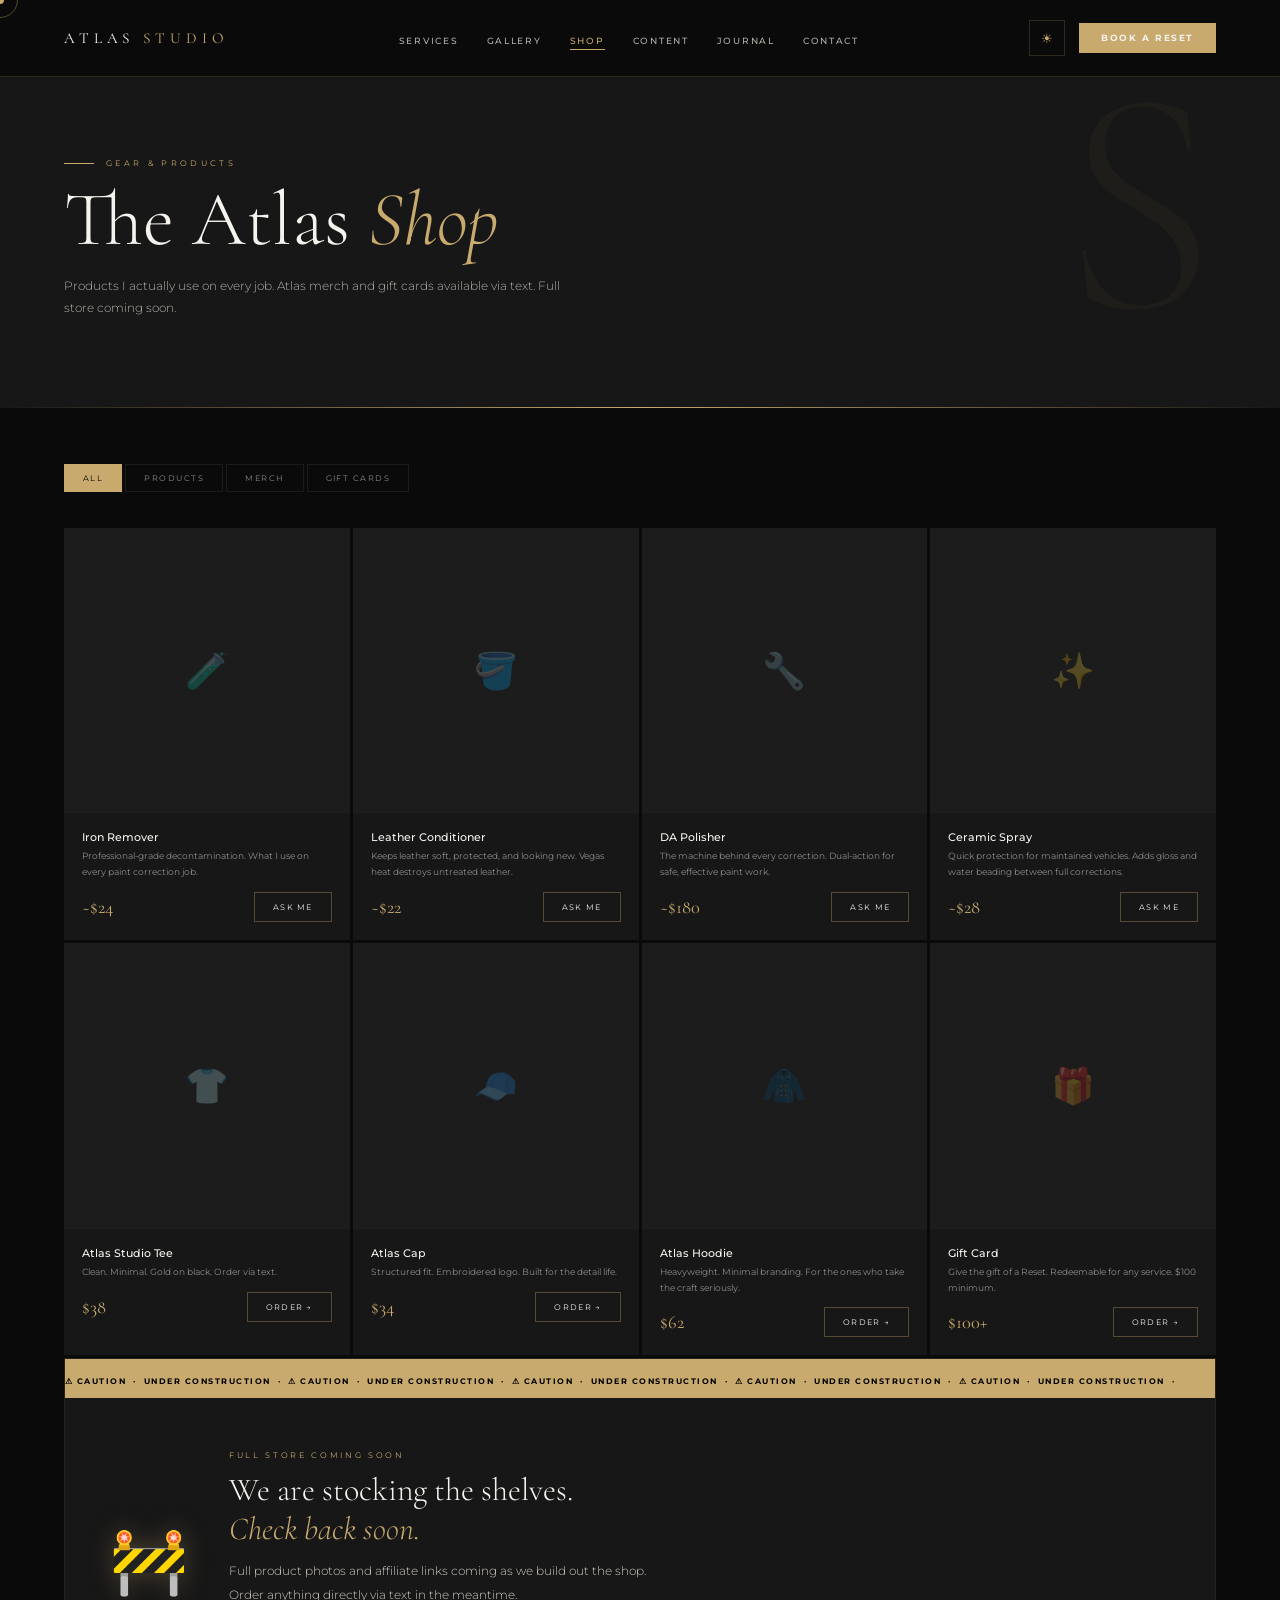
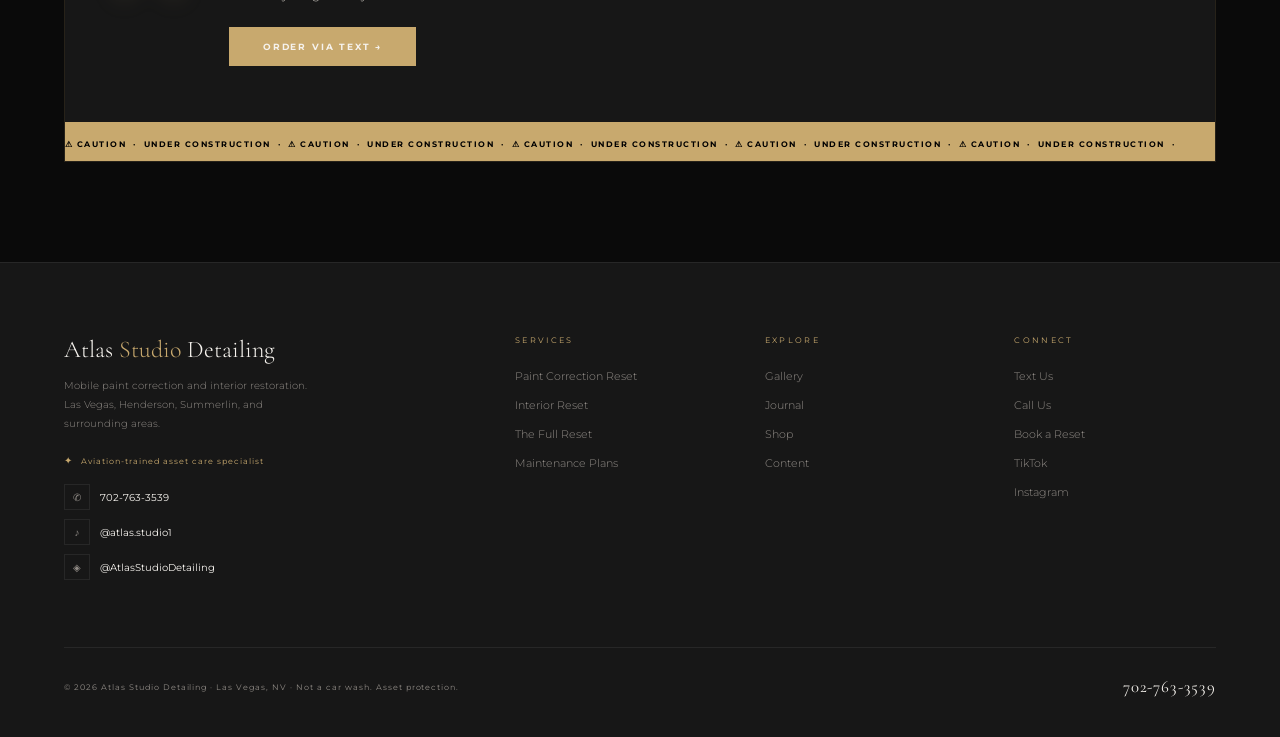
<file: shop.html>
<!DOCTYPE html>
<html lang="en" data-theme="dark">
<head>
<meta charset="UTF-8"><meta name="viewport" content="width=device-width,initial-scale=1.0">
<title>Shop | Atlas Studio Detailing</title><meta name="description" content="Atlas Studio detailing products, merch, and gift cards. Las Vegas mobile detailing by Atlas Studio.">
<link rel="preconnect" href="https://fonts.googleapis.com"><link rel="preconnect" href="https://fonts.gstatic.com" crossorigin><link href="https://fonts.googleapis.com/css2?family=Cormorant+Garamond:ital,wght@0,300;0,400;0,600;1,300;1,400&family=Montserrat:wght@300;400;500;600;700&display=swap" rel="stylesheet">
<style>/* ═══════════════════════════════════════════════════
   ATLAS STUDIO — GLOBAL DESIGN SYSTEM v3.0
   State of the Art · Premium · Las Vegas
═══════════════════════════════════════════════════ */

/* ── THEME VARIABLES ── */
:root {
  --black:     #0a0a0a;
  --dark:      #111111;
  --charcoal:  #171717;
  --surface:   #1c1c1c;
  --white:     #f6f3ee;
  --gold:      #c8a96e;
  --gold-lt:   #dfc18e;
  --gold-dim:  rgba(200,169,110,.12);
  --gold-glow: rgba(200,169,110,.25);
  --muted:     #908b86;
  --mid:       #b5afa9;
  --copy:      #d0cbc4;
  --border:    rgba(255,255,255,.07);
  --border-gold: rgba(200,169,110,.2);
  --glass-bg:  rgba(255,255,255,.04);
  --glass-border: rgba(255,255,255,.09);
  --shadow:    0 24px 60px rgba(0,0,0,.45);
  /* Light mode overrides applied via [data-theme="light"] */
}

[data-theme="light"] {
  --black:     #f0ece4;
  --dark:      #e8e4dc;
  --charcoal:  #dedad2;
  --surface:   #f5f2ec;
  --white:     #1a1814;
  --muted:     #6b6560;
  --mid:       #5a5550;
  --copy:      #3a3630;
  --border:    rgba(0,0,0,.08);
  --border-gold: rgba(160,120,60,.25);
  --glass-bg:  rgba(0,0,0,.03);
  --glass-border: rgba(0,0,0,.1);
  --shadow:    0 24px 60px rgba(0,0,0,.12);
}

/* ── RESET & BASE ── */
*,*::before,*::after{margin:0;padding:0;box-sizing:border-box}
html{scroll-behavior:smooth;font-size:16px}
body{
  background:var(--black);
  color:var(--white);
  font-family:'Montserrat',sans-serif;
  overflow-x:hidden;
  -webkit-font-smoothing:antialiased;
  transition:background .35s,color .35s;
}

/* ── ZERO BLUE LINKS ── */
a,a:link,a:visited,a:hover,a:active,a:focus{
  color:inherit!important;
  text-decoration:none!important;
  -webkit-tap-highlight-color:transparent;
}

/* ── CUSTOM CURSOR ── */
.cursor{
  position:fixed;width:8px;height:8px;
  background:var(--gold);border-radius:50%;
  pointer-events:none;z-index:9999;
  transform:translate(-50%,-50%);
  transition:transform .15s cubic-bezier(.16,1,.3,1),
             background .2s,width .2s,height .2s;
  mix-blend-mode:normal;
}
.cursor-ring{
  position:fixed;width:36px;height:36px;
  border:1.5px solid var(--gold);border-radius:50%;
  pointer-events:none;z-index:9998;
  transform:translate(-50%,-50%);
  transition:left .1s,top .1s,
             width .3s cubic-bezier(.16,1,.3,1),
             height .3s cubic-bezier(.16,1,.3,1),
             opacity .3s,border-color .2s;
  opacity:.4;
}
.cursor.active{transform:translate(-50%,-50%) scale(0);background:var(--gold-lt)}
.cursor-ring.active{width:56px;height:56px;opacity:.65}

/* ── NAVIGATION ── */
nav{
  position:fixed;top:0;left:0;right:0;z-index:600;
  padding:20px 5vw;
  display:flex;align-items:center;justify-content:space-between;
  background:rgba(10,10,10,.92);
  backdrop-filter:blur(20px) saturate(180%);
  -webkit-backdrop-filter:blur(20px) saturate(180%);
  border-bottom:1px solid var(--border-gold);
  transition:padding .3s,background .3s;
}
[data-theme="light"] nav{background:rgba(240,236,228,.92)}
nav.scrolled{padding:13px 5vw}
.nav-logo{
  font-family:'Cormorant Garamond',serif;
  font-size:.95rem;font-weight:400;
  letter-spacing:.32em;text-transform:uppercase;
  color:var(--white)!important;
}
.nav-logo span{color:var(--gold)!important}
.nav-links{display:flex;gap:28px;list-style:none}
.nav-links a{
  color:var(--mid)!important;
  font-size:.54rem;letter-spacing:.2em;
  text-transform:uppercase;font-weight:500;
  transition:color .25s;
  padding-bottom:3px;
  border-bottom:1px solid transparent;
}
.nav-links a:hover,.nav-links a.active{
  color:var(--gold)!important;
  border-bottom-color:var(--gold);
}
.nav-right{display:flex;align-items:center;gap:14px}

/* Theme toggle */
.theme-toggle{
  width:36px;height:36px;
  border:1px solid var(--border-gold);
  background:transparent;
  color:var(--gold)!important;
  font-size:.8rem;
  display:flex;align-items:center;justify-content:center;
  cursor:pointer;transition:background .25s,transform .25s;
  flex-shrink:0;
}
.theme-toggle:hover{background:var(--gold-dim);transform:rotate(20deg)}

/* Mobile menu toggle */
.nav-hamburger{
  display:none;
  flex-direction:column;gap:5px;
  cursor:pointer;padding:6px;
}
.nav-hamburger span{
  display:block;width:22px;height:1.5px;
  background:var(--gold);
  transition:transform .3s,opacity .3s;
}
.nav-hamburger.open span:nth-child(1){transform:translateY(6.5px) rotate(45deg)}
.nav-hamburger.open span:nth-child(2){opacity:0}
.nav-hamburger.open span:nth-child(3){transform:translateY(-6.5px) rotate(-45deg)}

/* Mobile menu */
.mobile-menu{
  position:fixed;top:0;left:0;right:0;bottom:0;
  background:rgba(10,10,10,.98);
  z-index:590;
  display:flex;flex-direction:column;align-items:center;justify-content:center;
  gap:6px;
  opacity:0;pointer-events:none;
  transition:opacity .3s;
}
.mobile-menu.open{opacity:1;pointer-events:all}
.mobile-menu a{
  font-family:'Cormorant Garamond',serif;
  font-size:clamp(2rem,7vw,3rem);
  font-weight:300;color:var(--white)!important;
  letter-spacing:.1em;
  padding:10px 0;
  opacity:0;transform:translateY(20px);
  transition:opacity .35s,transform .35s,color .25s;
}
.mobile-menu.open a{opacity:1;transform:translateY(0)}
.mobile-menu.open a:nth-child(1){transition-delay:.05s}
.mobile-menu.open a:nth-child(2){transition-delay:.1s}
.mobile-menu.open a:nth-child(3){transition-delay:.15s}
.mobile-menu.open a:nth-child(4){transition-delay:.2s}
.mobile-menu.open a:nth-child(5){transition-delay:.25s}
.mobile-menu.open a:nth-child(6){transition-delay:.3s}
.mobile-menu.open a:nth-child(7){transition-delay:.35s}
.mobile-menu a:hover{color:var(--gold)!important}

.nav-cta{
  font-size:.54rem;letter-spacing:.18em;
  text-transform:uppercase;font-weight:700;
  color:var(--black)!important;
  background:var(--gold);padding:10px 22px;
  transition:background .25s,transform .2s;
  white-space:nowrap;
}
.nav-cta:hover{background:var(--gold-lt);transform:translateY(-1px)}

/* ── INNER PAGE HERO ── */
.page-hero{
  padding:158px 5vw 88px;
  background:var(--charcoal);
  position:relative;overflow:hidden;
}
.page-hero::after{
  content:'';position:absolute;
  bottom:0;left:0;right:0;height:1px;
  background:linear-gradient(to right,transparent,var(--gold),transparent);
}
.ph-eyebrow{
  font-size:.52rem;letter-spacing:.4em;
  text-transform:uppercase;color:var(--gold);
  margin-bottom:14px;
  display:flex;align-items:center;gap:12px;
}
.ph-eyebrow::before{content:'';display:block;width:30px;height:1px;background:var(--gold)}
.ph-title{
  font-family:'Cormorant Garamond',serif;
  font-size:clamp(2.8rem,6vw,5rem);
  font-weight:300;line-height:1;color:var(--white);
}
.ph-title em{font-style:italic;color:var(--gold)}
.ph-sub{
  font-size:.72rem;color:var(--mid);
  line-height:1.95;max-width:500px;
  margin-top:16px;font-weight:300;
}
.ph-letter{
  position:absolute;right:5vw;top:50%;
  transform:translateY(-50%);
  font-family:'Cormorant Garamond',serif;
  font-size:20rem;font-weight:300;
  color:rgba(200,169,110,.04);
  line-height:1;pointer-events:none;user-select:none;
}

/* ── SECTION SYSTEM ── */
.label{
  font-size:.52rem;letter-spacing:.38em;
  text-transform:uppercase;color:var(--gold);
  margin-bottom:12px;
  display:flex;align-items:center;gap:12px;
}
.label::before{content:'';display:block;width:30px;height:1px;background:var(--gold)}
.title{
  font-family:'Cormorant Garamond',serif;
  font-size:clamp(2rem,3.5vw,3rem);
  font-weight:300;line-height:1.1;color:var(--white);
}
.title em{font-style:italic;color:var(--gold)}
.copy{font-size:.73rem;line-height:2;color:var(--copy);font-weight:300}

/* ── GLASS MORPHISM ── */
.glass{
  background:var(--glass-bg);
  backdrop-filter:blur(24px) saturate(160%);
  -webkit-backdrop-filter:blur(24px) saturate(160%);
  border:1px solid var(--glass-border);
}
.glass-gold{
  background:rgba(200,169,110,.06);
  backdrop-filter:blur(24px);
  -webkit-backdrop-filter:blur(24px);
  border:1px solid rgba(200,169,110,.18);
}

/* ── BUTTONS ── */
.btn-gold{
  background:var(--gold);color:var(--black)!important;
  padding:14px 34px;font-size:.57rem;
  letter-spacing:.2em;text-transform:uppercase;font-weight:700;
  transition:background .25s,transform .2s,box-shadow .25s;
  display:inline-block;position:relative;overflow:hidden;
}
.btn-gold::before{
  content:'';position:absolute;inset:0;
  background:rgba(255,255,255,.12);
  transform:translateX(-100%);transition:transform .35s;
}
.btn-gold:hover{background:var(--gold-lt);transform:translateY(-2px);box-shadow:0 12px 32px rgba(200,169,110,.3);color:var(--black)!important}
.btn-gold:hover::before{transform:translateX(0)}

.btn-dark{
  background:var(--dark);color:var(--white)!important;
  padding:14px 34px;font-size:.57rem;
  letter-spacing:.2em;text-transform:uppercase;font-weight:700;
  border:1px solid rgba(255,255,255,.1);
  transition:all .25s;display:inline-block;
}
.btn-dark:hover{background:var(--surface);border-color:var(--gold);transform:translateY(-2px);color:var(--white)!important}

.btn-outline{
  color:var(--white)!important;padding:13px 30px;
  font-size:.55rem;letter-spacing:.18em;
  text-transform:uppercase;font-weight:500;
  border:1px solid rgba(255,255,255,.18);
  transition:all .25s;display:inline-block;
}
.btn-outline:hover{border-color:var(--gold);color:var(--gold)!important;transform:translateY(-1px)}

.btn-ghost{
  color:var(--gold)!important;padding:9px 18px;
  font-size:.51rem;letter-spacing:.16em;
  text-transform:uppercase;
  border:1px solid rgba(200,169,110,.35);
  transition:all .25s;display:inline-block;
}
.btn-ghost:hover{background:var(--gold);color:var(--black)!important;transform:translateY(-1px)}

.btn-black{
  background:var(--black);color:var(--white)!important;
  padding:14px 34px;font-size:.57rem;
  letter-spacing:.2em;text-transform:uppercase;font-weight:700;
  border:1px solid rgba(255,255,255,.08);
  transition:all .25s;display:inline-block;
}
.btn-black:hover{background:#181818;border-color:var(--gold-dim);transform:translateY(-1px);color:var(--white)!important}

/* ── MARQUEE ── */
.marquee-wrap{
  overflow:hidden;padding:38px 0;
  border-top:1px solid var(--border);
  border-bottom:1px solid var(--border);
  background:var(--black);
}
.marquee-track{
  display:flex;gap:48px;
  animation:marquee 30s linear infinite;
  white-space:nowrap;
}
.m-item{
  font-family:'Cormorant Garamond',serif;
  font-size:1.75rem;font-weight:300;
  color:#3a3a3a;
  display:flex;align-items:center;gap:24px;flex-shrink:0;
  transition:color .3s;
}
.m-item.bright{color:var(--mid)}
.m-dot{width:4px;height:4px;background:var(--gold);border-radius:50%;flex-shrink:0}
@keyframes marquee{0%{transform:translateX(0)}100%{transform:translateX(-50%)}}

/* ── SCROLL REVEAL ── */
.reveal{opacity:1;transform:none;transition:opacity .75s ease,transform .75s ease}
.js-ready .reveal{opacity:0;transform:translateY(28px)}
.js-ready .reveal.in-view{opacity:1!important;transform:none!important}
.js-ready .reveal.delay-1{transition-delay:.1s}
.js-ready .reveal.delay-2{transition-delay:.2s}
.js-ready .reveal.delay-3{transition-delay:.3s}

/* ── FOOTER ── */
footer{background:var(--charcoal);border-top:1px solid var(--border);padding:72px 5vw 40px}
.footer-grid{display:grid;grid-template-columns:2fr 1fr 1fr 1fr;gap:48px;margin-bottom:58px}
.footer-brand{
  font-family:'Cormorant Garamond',serif;
  font-size:1.5rem;font-weight:300;color:var(--white);margin-bottom:12px;
}
.footer-brand span{color:var(--gold)!important}
.footer-tag{font-size:.63rem;color:var(--muted);line-height:1.9;max-width:250px;margin-bottom:22px;font-weight:300}
.footer-credential{
  font-size:.52rem;letter-spacing:.12em;
  color:var(--gold);margin-bottom:18px;
  display:flex;align-items:center;gap:8px;
}
.footer-credential::before{content:'✦';font-size:.6rem}
.footer-row{
  display:flex;align-items:center;gap:10px;
  font-size:.63rem;color:var(--mid)!important;
  margin-bottom:9px;transition:color .25s;
}
.footer-row:hover{color:var(--gold)!important}
.f-ico{
  width:26px;height:26px;
  border:1px solid var(--border);
  display:flex;align-items:center;justify-content:center;
  font-size:.62rem;flex-shrink:0;color:var(--muted);
}
.footer-head{
  font-size:.51rem;letter-spacing:.28em;
  text-transform:uppercase;color:var(--gold);margin-bottom:20px;
}
.footer-list{list-style:none;display:flex;flex-direction:column;gap:10px}
.footer-list a{font-size:.67rem;color:var(--muted)!important;transition:color .25s;font-weight:300}
.footer-list a:hover{color:var(--white)!important}
.footer-bottom{
  display:flex;justify-content:space-between;align-items:center;
  padding-top:28px;border-top:1px solid var(--border);
}
.footer-copy{font-size:.51rem;color:var(--muted);letter-spacing:.12em}
.footer-tel{
  font-family:'Cormorant Garamond',serif;
  font-size:1.05rem;color:var(--gold)!important;letter-spacing:.05em;
}

/* ── SHARED ANIMATIONS ── */
@keyframes fadeUp{from{opacity:0;transform:translateY(24px)}to{opacity:1;transform:translateY(0)}}
@keyframes fadeIn{from{opacity:0}to{opacity:1}}
@keyframes pulse{0%,100%{box-shadow:0 0 0 0 rgba(200,169,110,.4)}50%{box-shadow:0 0 0 8px rgba(200,169,110,0)}}

/* ── RESPONSIVE ── */
@media(max-width:860px){
  body{cursor:auto}
  .cursor,.cursor-ring{display:none}
  .nav-links{display:none}
  .nav-hamburger{display:flex}
  nav{padding:16px 5vw}
  .footer-grid{grid-template-columns:1fr 1fr;gap:32px}
  .ph-letter{display:none}
  .page-hero{padding:128px 5vw 60px}
}
@media(max-width:520px){.footer-grid{grid-template-columns:1fr}}

.shop-body{padding:56px 5vw 100px}
.cat-tabs{display:flex;gap:3px;margin-bottom:36px;flex-wrap:wrap}
.cat-btn{font-size:.51rem;letter-spacing:.18em;text-transform:uppercase;color:var(--muted);border:1px solid var(--border);padding:8px 18px;cursor:pointer;background:transparent;transition:all .25s;font-family:"Montserrat",sans-serif}
.cat-btn:hover,.cat-btn.active{background:var(--gold);color:#000!important;border-color:var(--gold)}
.prod-grid{display:grid;grid-template-columns:repeat(4,1fr);gap:3px;margin-bottom:3px}
.prod-card{background:var(--charcoal);overflow:hidden;transition:background .25s,transform .25s}
.prod-card:hover{background:var(--surface);transform:translateY(-3px)}
.prod-img{aspect-ratio:1;background:var(--surface);position:relative;display:flex;align-items:center;justify-content:center;overflow:hidden}
.prod-img-ph{font-size:2.2rem;opacity:.25;transition:transform .3s}
.prod-card:hover .prod-img-ph{transform:scale(1.1)}
.prod-img img{position:absolute;inset:0;width:100%;height:100%;object-fit:cover}
.prod-info{padding:18px}
.prod-name{font-size:.66rem;color:var(--white);margin-bottom:4px;font-weight:500}
.prod-desc{font-size:.58rem;color:var(--muted);line-height:1.7;margin-bottom:12px}
.prod-foot{display:flex;align-items:center;justify-content:space-between}
.prod-price{font-family:"Cormorant Garamond",serif;font-size:1.15rem;color:var(--gold)}
/* Under construction */
.under-construction{margin-top:3px;overflow:hidden;border:1px solid rgba(200,169,110,.15)}
.uc-tape{background:var(--gold);padding:10px 0;overflow:hidden;white-space:nowrap}
.uc-tape-inner{font-size:.52rem;letter-spacing:.18em;font-weight:700;color:#000;animation:marquee 14s linear infinite;display:inline-block;padding-right:48px}
.uc-body{background:var(--charcoal);padding:52px 44px;display:grid;grid-template-columns:auto 1fr;gap:40px;align-items:center}
.uc-cones{font-size:4rem;filter:drop-shadow(0 0 12px rgba(200,169,110,.3));line-height:1}
@media(max-width:900px){.prod-grid{grid-template-columns:1fr 1fr}.uc-body{grid-template-columns:1fr;gap:20px;padding:36px 28px}.uc-cones{font-size:2.5rem}}
@media(max-width:500px){.prod-grid{grid-template-columns:1fr}}
</style>
</head>
<body>
<div class="cursor" id="cur"></div><div class="cursor-ring" id="curRing"></div>
<div class="mobile-menu" id="mobileMenu"><a href="index.html" onclick="toggleMobileMenu()">Home</a><a href="services.html" onclick="toggleMobileMenu()">Services</a><a href="gallery.html" onclick="toggleMobileMenu()">Gallery</a><a href="shop.html" onclick="toggleMobileMenu()">Shop</a><a href="content.html" onclick="toggleMobileMenu()">Content</a><a href="blog.html" onclick="toggleMobileMenu()">Journal</a><a href="booking.html" onclick="toggleMobileMenu()">Contact</a></div>
<nav id="nav"><a href="index.html" class="nav-logo">Atlas <span>Studio</span></a><ul class="nav-links"><li><a href="services.html">Services</a></li><li><a href="gallery.html">Gallery</a></li><li><a href="shop.html" class="active">Shop</a></li><li><a href="content.html">Content</a></li><li><a href="blog.html">Journal</a></li><li><a href="booking.html">Contact</a></li></ul><div class="nav-right"><button class="theme-toggle" onclick="toggleTheme()" title="Toggle theme">☀</button><a href="booking.html" class="nav-cta">Book a Reset</a><div class="nav-hamburger" id="navBurger" onclick="toggleMobileMenu()"><span></span><span></span><span></span></div></div></nav>

<div class="page-hero">
  <div class="ph-eyebrow">Gear &amp; Products</div>
  <h1 class="ph-title">The Atlas <em>Shop</em></h1>
  <p class="ph-sub">Products I actually use on every job. Atlas merch and gift cards available via text. Full store coming soon.</p>
  <div class="ph-letter">S</div>
</div>
<div class="shop-body">
  <div class="cat-tabs">
    <button class="cat-btn active" onclick="filterShop(this,'all')">All</button>
    <button class="cat-btn" onclick="filterShop(this,'product')">Products</button>
    <button class="cat-btn" onclick="filterShop(this,'merch')">Merch</button>
    <button class="cat-btn" onclick="filterShop(this,'gift')">Gift Cards</button>
  </div>
  <div class="prod-grid" id="shopGrid">
    <div class="prod-card reveal" data-cat="product"><div class="prod-img"><div class="prod-img-ph">🧪</div></div><div class="prod-info"><div class="prod-name">Iron Remover</div><div class="prod-desc">Professional-grade decontamination. What I use on every paint correction job.</div><div class="prod-foot"><span class="prod-price">~$24</span><a href="booking.html" class="btn-ghost">Ask Me</a></div></div></div>
    <div class="prod-card reveal delay-1" data-cat="product"><div class="prod-img"><div class="prod-img-ph">🪣</div></div><div class="prod-info"><div class="prod-name">Leather Conditioner</div><div class="prod-desc">Keeps leather soft, protected, and looking new. Vegas heat destroys untreated leather.</div><div class="prod-foot"><span class="prod-price">~$22</span><a href="booking.html" class="btn-ghost">Ask Me</a></div></div></div>
    <div class="prod-card reveal delay-2" data-cat="product"><div class="prod-img"><div class="prod-img-ph">🔧</div></div><div class="prod-info"><div class="prod-name">DA Polisher</div><div class="prod-desc">The machine behind every correction. Dual-action for safe, effective paint work.</div><div class="prod-foot"><span class="prod-price">~$180</span><a href="booking.html" class="btn-ghost">Ask Me</a></div></div></div>
    <div class="prod-card reveal delay-3" data-cat="product"><div class="prod-img"><div class="prod-img-ph">✨</div></div><div class="prod-info"><div class="prod-name">Ceramic Spray</div><div class="prod-desc">Quick protection for maintained vehicles. Adds gloss and water beading between full corrections.</div><div class="prod-foot"><span class="prod-price">~$28</span><a href="booking.html" class="btn-ghost">Ask Me</a></div></div></div>
    <div class="prod-card reveal" data-cat="merch"><div class="prod-img"><div class="prod-img-ph">👕</div></div><div class="prod-info"><div class="prod-name">Atlas Studio Tee</div><div class="prod-desc">Clean. Minimal. Gold on black. Order via text.</div><div class="prod-foot"><span class="prod-price">$38</span><a href="sms:7027633539?&body=Hey%2C%20I%27d%20like%20to%20order%20an%20Atlas%20Studio%20tee." class="btn-ghost">Order →</a></div></div></div>
    <div class="prod-card reveal delay-1" data-cat="merch"><div class="prod-img"><div class="prod-img-ph">🧢</div></div><div class="prod-info"><div class="prod-name">Atlas Cap</div><div class="prod-desc">Structured fit. Embroidered logo. Built for the detail life.</div><div class="prod-foot"><span class="prod-price">$34</span><a href="sms:7027633539?&body=Hey%2C%20I%27d%20like%20to%20order%20an%20Atlas%20Studio%20cap." class="btn-ghost">Order →</a></div></div></div>
    <div class="prod-card reveal delay-2" data-cat="merch"><div class="prod-img"><div class="prod-img-ph">🧥</div></div><div class="prod-info"><div class="prod-name">Atlas Hoodie</div><div class="prod-desc">Heavyweight. Minimal branding. For the ones who take the craft seriously.</div><div class="prod-foot"><span class="prod-price">$62</span><a href="sms:7027633539?&body=Hey%2C%20I%27d%20like%20to%20order%20an%20Atlas%20Studio%20hoodie." class="btn-ghost">Order →</a></div></div></div>
    <div class="prod-card reveal delay-3" data-cat="gift"><div class="prod-img"><div class="prod-img-ph">🎁</div></div><div class="prod-info"><div class="prod-name">Gift Card</div><div class="prod-desc">Give the gift of a Reset. Redeemable for any service. $100 minimum.</div><div class="prod-foot"><span class="prod-price">$100+</span><a href="sms:7027633539?&body=Hey%2C%20I%27d%20like%20to%20purchase%20a%20gift%20card." class="btn-ghost">Order →</a></div></div></div>
  </div>
  <div class="under-construction reveal">
    <div class="uc-tape"><div class="uc-tape-inner">⚠ CAUTION &nbsp;·&nbsp; UNDER CONSTRUCTION &nbsp;·&nbsp; ⚠ CAUTION &nbsp;·&nbsp; UNDER CONSTRUCTION &nbsp;·&nbsp; ⚠ CAUTION &nbsp;·&nbsp; UNDER CONSTRUCTION &nbsp;·&nbsp; ⚠ CAUTION &nbsp;·&nbsp; UNDER CONSTRUCTION &nbsp;·&nbsp; ⚠ CAUTION &nbsp;·&nbsp; UNDER CONSTRUCTION &nbsp;·&nbsp;</div></div>
    <div class="uc-body">
      <div class="uc-cones">🚧</div>
      <div>
        <div style="font-size:.52rem;letter-spacing:.32em;text-transform:uppercase;color:var(--gold);margin-bottom:10px">Full Store Coming Soon</div>
        <div style="font-family:'Cormorant Garamond',serif;font-size:clamp(1.4rem,2.5vw,2rem);font-weight:300;color:var(--white);margin-bottom:12px">We are stocking the shelves.<br><em style="color:var(--gold)">Check back soon.</em></div>
        <p class="copy" style="max-width:420px;margin-bottom:20px">Full product photos and affiliate links coming as we build out the shop. Order anything directly via text in the meantime.</p>
        <a href="sms:7027633539?&body=Hey%2C%20I%27d%20like%20to%20order%20from%20the%20Atlas%20Studio%20shop." class="btn-gold">Order via Text →</a>
      </div>
    </div>
    <div class="uc-tape"><div class="uc-tape-inner">⚠ CAUTION &nbsp;·&nbsp; UNDER CONSTRUCTION &nbsp;·&nbsp; ⚠ CAUTION &nbsp;·&nbsp; UNDER CONSTRUCTION &nbsp;·&nbsp; ⚠ CAUTION &nbsp;·&nbsp; UNDER CONSTRUCTION &nbsp;·&nbsp; ⚠ CAUTION &nbsp;·&nbsp; UNDER CONSTRUCTION &nbsp;·&nbsp; ⚠ CAUTION &nbsp;·&nbsp; UNDER CONSTRUCTION &nbsp;·&nbsp;</div></div>
  </div>
</div>

<footer><div class="footer-grid"><div><div class="footer-brand">Atlas <span>Studio</span> Detailing</div><p class="footer-tag">Mobile paint correction and interior restoration. Las Vegas, Henderson, Summerlin, and surrounding areas.</p><div class="footer-credential">Aviation-trained asset care specialist</div><a href="tel:7027633539" class="footer-row"><div class="f-ico">✆</div>702-763-3539</a><a href="https://www.tiktok.com/@atlas.studio1" target="_blank" class="footer-row"><div class="f-ico">♪</div>@atlas.studio1</a><a href="https://instagram.com/AtlasStudioDetailing" target="_blank" class="footer-row"><div class="f-ico">◈</div>@AtlasStudioDetailing</a></div><div><div class="footer-head">Services</div><ul class="footer-list"><li><a href="services.html">Paint Correction Reset</a></li><li><a href="services.html">Interior Reset</a></li><li><a href="services.html">The Full Reset</a></li><li><a href="services.html">Maintenance Plans</a></li></ul></div><div><div class="footer-head">Explore</div><ul class="footer-list"><li><a href="gallery.html">Gallery</a></li><li><a href="blog.html">Journal</a></li><li><a href="shop.html">Shop</a></li><li><a href="content.html">Content</a></li></ul></div><div><div class="footer-head">Connect</div><ul class="footer-list"><li><a href="sms:7027633539">Text Us</a></li><li><a href="tel:7027633539">Call Us</a></li><li><a href="booking.html">Book a Reset</a></li><li><a href="https://www.tiktok.com/@atlas.studio1" target="_blank">TikTok</a></li><li><a href="https://instagram.com/AtlasStudioDetailing" target="_blank">Instagram</a></li></ul></div></div><div class="footer-bottom"><div class="footer-copy">© 2026 Atlas Studio Detailing · Las Vegas, NV · Not a car wash. Asset protection.</div><a href="tel:7027633539" class="footer-tel">702-763-3539</a></div></footer>
<script>// ═══════════════════════════════════════
// ATLAS STUDIO — SHARED JS v3.0
// ═══════════════════════════════════════

// ── THEME TOGGLE ──
const html = document.documentElement;
const savedTheme = localStorage.getItem('atlas-theme') || 'dark';
html.setAttribute('data-theme', savedTheme);

function toggleTheme() {
  const current = html.getAttribute('data-theme');
  const next = current === 'dark' ? 'light' : 'dark';
  html.setAttribute('data-theme', next);
  localStorage.setItem('atlas-theme', next);
  document.querySelectorAll('.theme-toggle').forEach(btn => {
    btn.textContent = next === 'dark' ? '☀' : '◑';
  });
}
document.addEventListener('DOMContentLoaded', () => {
  document.querySelectorAll('.theme-toggle').forEach(btn => {
    btn.textContent = savedTheme === 'dark' ? '☀' : '◑';
  });
});

// ── CURSOR ──
const cur = document.getElementById('cur');
const ring = document.getElementById('curRing');
if (cur && ring) {
  let mx=0,my=0,rx=0,ry=0;
  document.addEventListener('mousemove', e => {
    mx = e.clientX; my = e.clientY;
    cur.style.left = mx+'px'; cur.style.top = my+'px';
  });
  (function loop() {
    rx += (mx-rx)*.12; ry += (my-ry)*.12;
    ring.style.left = rx+'px'; ring.style.top = ry+'px';
    requestAnimationFrame(loop);
  })();
  document.querySelectorAll('a,button,[class*="card"],[class*="tile"],[class*="btn"]').forEach(el => {
    el.addEventListener('mouseenter', () => { cur.classList.add('active'); ring.classList.add('active'); });
    el.addEventListener('mouseleave', () => { cur.classList.remove('active'); ring.classList.remove('active'); });
  });
}

// ── NAV SCROLL + MOBILE ──
const nav = document.getElementById('nav');
if (nav) {
  window.addEventListener('scroll', () => nav.classList.toggle('scrolled', scrollY > 60));
}
function toggleMobileMenu() {
  const menu = document.getElementById('mobileMenu');
  const burger = document.getElementById('navBurger');
  if (menu && burger) {
    menu.classList.toggle('open');
    burger.classList.toggle('open');
    document.body.style.overflow = menu.classList.contains('open') ? 'hidden' : '';
  }
}

// ── SCROLL REVEAL ──
document.body.classList.add('js-ready');
const io = new IntersectionObserver(entries => {
  entries.forEach(e => {
    if (e.isIntersecting) { e.target.classList.add('in-view'); io.unobserve(e.target); }
  });
}, { rootMargin: '0px 0px -50px 0px', threshold: .05 });
document.querySelectorAll('.reveal').forEach(el => io.observe(el));
</script>
<script>
function filterShop(btn,cat){
  document.querySelectorAll(".cat-btn").forEach(b=>b.classList.remove("active"));
  btn.classList.add("active");
  document.querySelectorAll(".prod-card").forEach(c=>{
    c.style.display=(cat==="all"||c.dataset.cat===cat)?"block":"none";
  });
}
</script>
</body></html>
</file>
